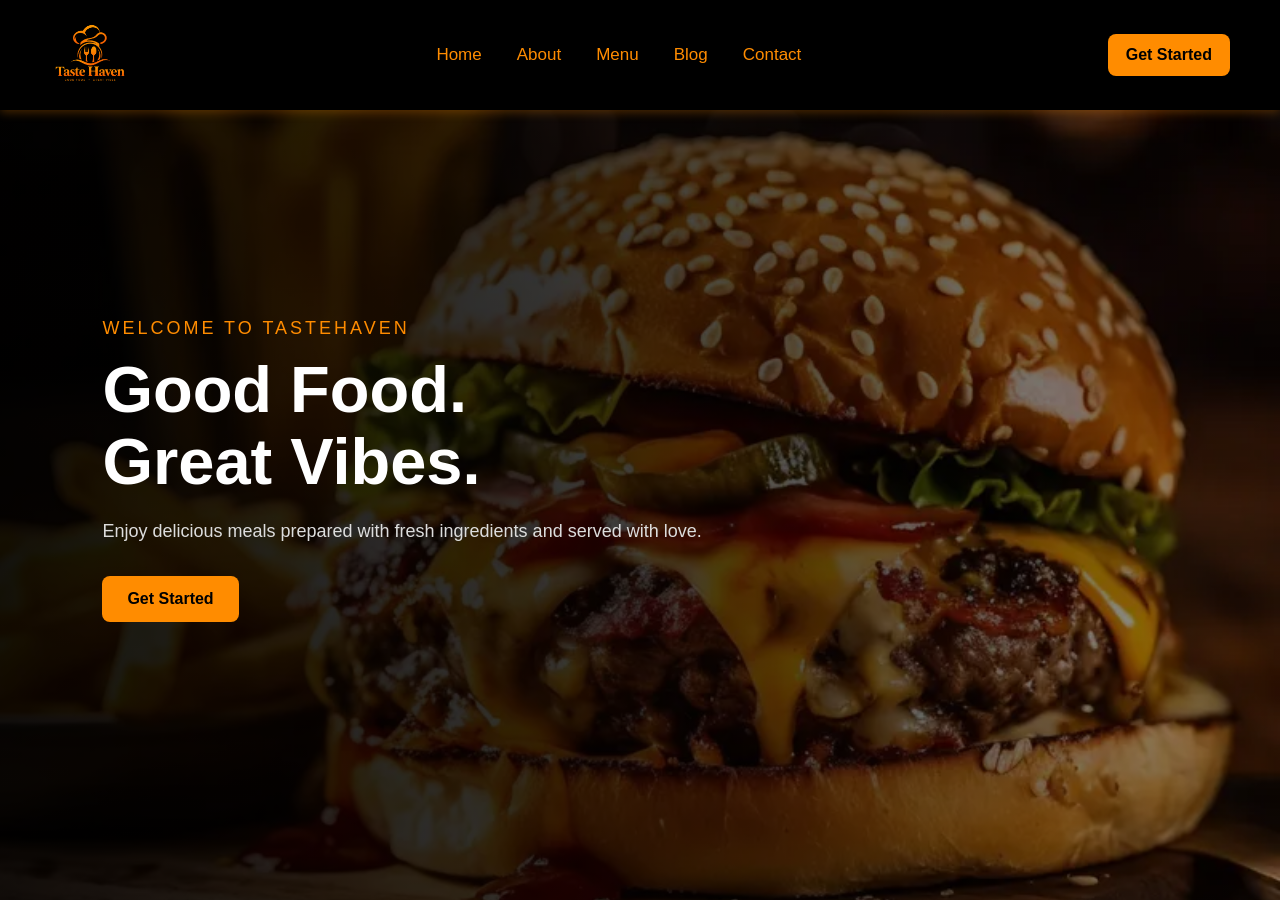
<file: index.html>
<!DOCTYPE html>
<html lang="en">
<head>
    <meta charset="UTF-8">
    <meta name="viewport" content="width=device-width, initial-scale=1.0">

    <title>TasteHaven</title>     
    <link rel="icon" href="./Images/Logo.png">

    <link rel="stylesheet"
    href="https://fonts.googleapis.com/css2?family=Material+Symbols+Outlined:opsz,wght,FILL,GRAD@20..48,100..700,0..1,-50..200&icon_names=menu" />

    <link rel="stylesheet" href="./HomeLoginSignup/home.css">
</head>

<body>

    <header>
        <nav class="Nav-bar" data-responsive-navigation>

            <img src="./Images/Logo.png" alt="TasteHaven Logo" class="Logo">

            <button class="Menu-button" type="button" aria-label="Open navigation menu"
                aria-controls="home-navigation" aria-expanded="false" data-navigation-toggle>
                <span class="material-symbols-outlined" aria-hidden="true">menu</span>
            </button>

            <ul class="Nav-links" id="home-navigation">
                <li><a href="#">Home</a></li>
                <li><a href="#">About</a></li>
                <li><a href="#">Menu</a></li>
                <li><a href="#">Blog</a></li>
                <li><a href="#">Contact</a></li>
            </ul>

            <button class="GetStarted">
                <a target="_blank" href="./HomeLoginSignup/LoginOption.html">Get Started</a>
            </button>

        </nav>
    </header>


    <section class="Home">

        <div class="Home-text">

            <p class="Welcome">WELCOME TO TASTEHAVEN</p>

            <h1>
                Good Food.
                <br>
                Great Vibes.
            </h1>

            <p class="Description">
                Enjoy delicious meals prepared with fresh ingredients
                and served with love.
            </p>

            <button class="Explore">
                <a target="_blank" href="./HomeLoginSignup/LoginOption.html">Get Started</a>
            </button>

        </div>

    </section>

    <script src="./shared/responsiveNavigation.js"></script>

</body>
</html>
</file>
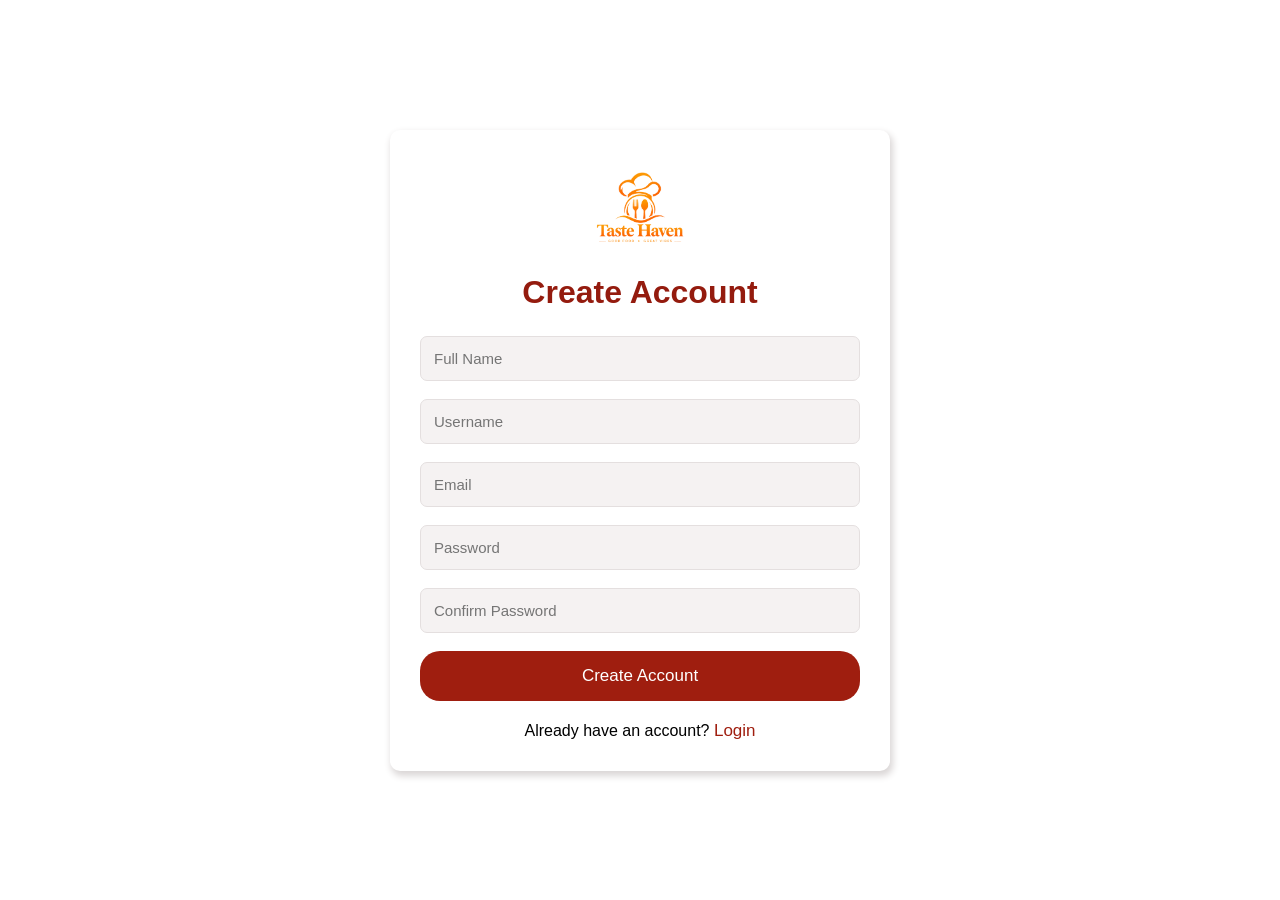
<file: AccountCreation.html>
<!DOCTYPE html>
<html lang="en">

<head>
    <meta charset="UTF-8">
    <meta name="viewport" content="width=device-width, initial-scale=1.0">

    <title>Create Account</title>

    <link rel="stylesheet" href="./AccountCreation.css">
</head>

<body>

    <div class="Account_Creation">

        <img src="./Images/Logo.png" alt="TasteHaven Logo" width="100px">

        <h1>Create Account</h1>

        <input type="text" placeholder="Full Name">

        <br><br>

        <input type="text" placeholder="Username">

        <br><br>

        <input type="email" placeholder="Email">

        <br><br>

        <input type="password" placeholder="Password">

        <br><br>

        <input type="password" placeholder="Confirm Password">

        <br><br>

        <button>Create Account</button>

        <p>
            Already have an account?
            <a href=""> <a target="_blank" href="./Login.html">Login</a></a>
        </p>

    </div>

</body>

</html>
</file>
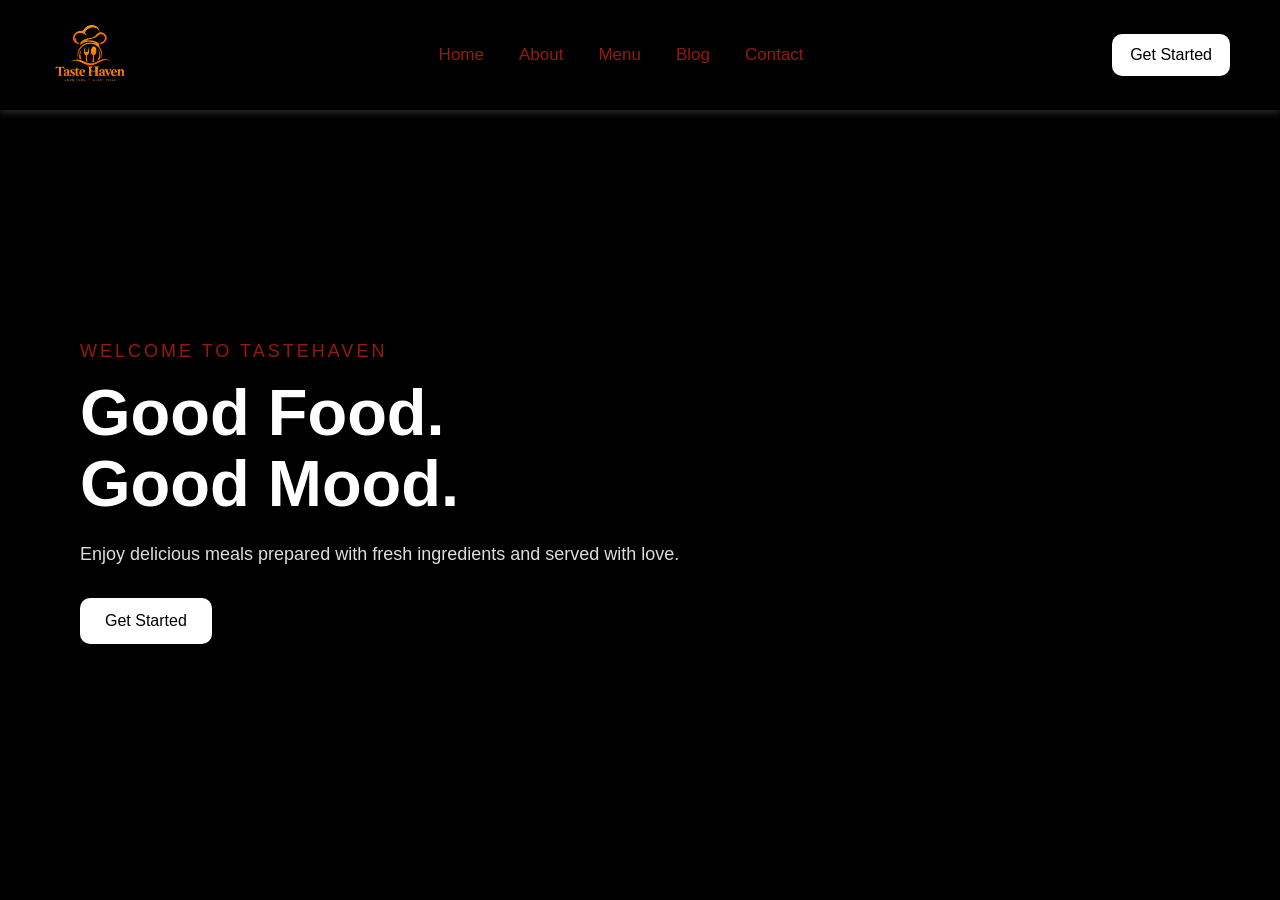
<file: Home.html>
<!DOCTYPE html>
<html lang="en">
<head>
    <meta charset="UTF-8">
    <meta name="viewport" content="width=device-width, initial-scale=1.0">

    <title>TasteHaven</title>

    <link rel="stylesheet" href="./Homestyle.css">
</head>

<body>

    <header>
        <nav class="Nav-bar">

            <img src="./Images/Logo.png" alt="TasteHaven Logo" class="Logo">

            <ul>
                <li><a href="#">Home</a></li>
                <li><a href="#">About</a></li>
                <li><a href="#">Menu</a></li>
                <li><a href="#">Blog</a></li>
                <li><a href="#">Contact</a></li>
            </ul>

            <button><a target="_blank" href="./Login.html">Get Started</a></button>
    
        </nav>
    </header>


    <section class="Home">

        <div class="Home-text">

            <p class="Welcome">WELCOME TO TASTEHAVEN</p>

            <h1>
                Good Food.
                <br>
                Good Mood.
            </h1>

            <p class="Description">
                Enjoy delicious meals prepared with fresh ingredients
                and served with love.
            </p>

            <button class="Explore"> <a target="_blank" href="./Login.html">Get Started</a></button>

            
        </div>

    </section>

</body>
</html>
</file>
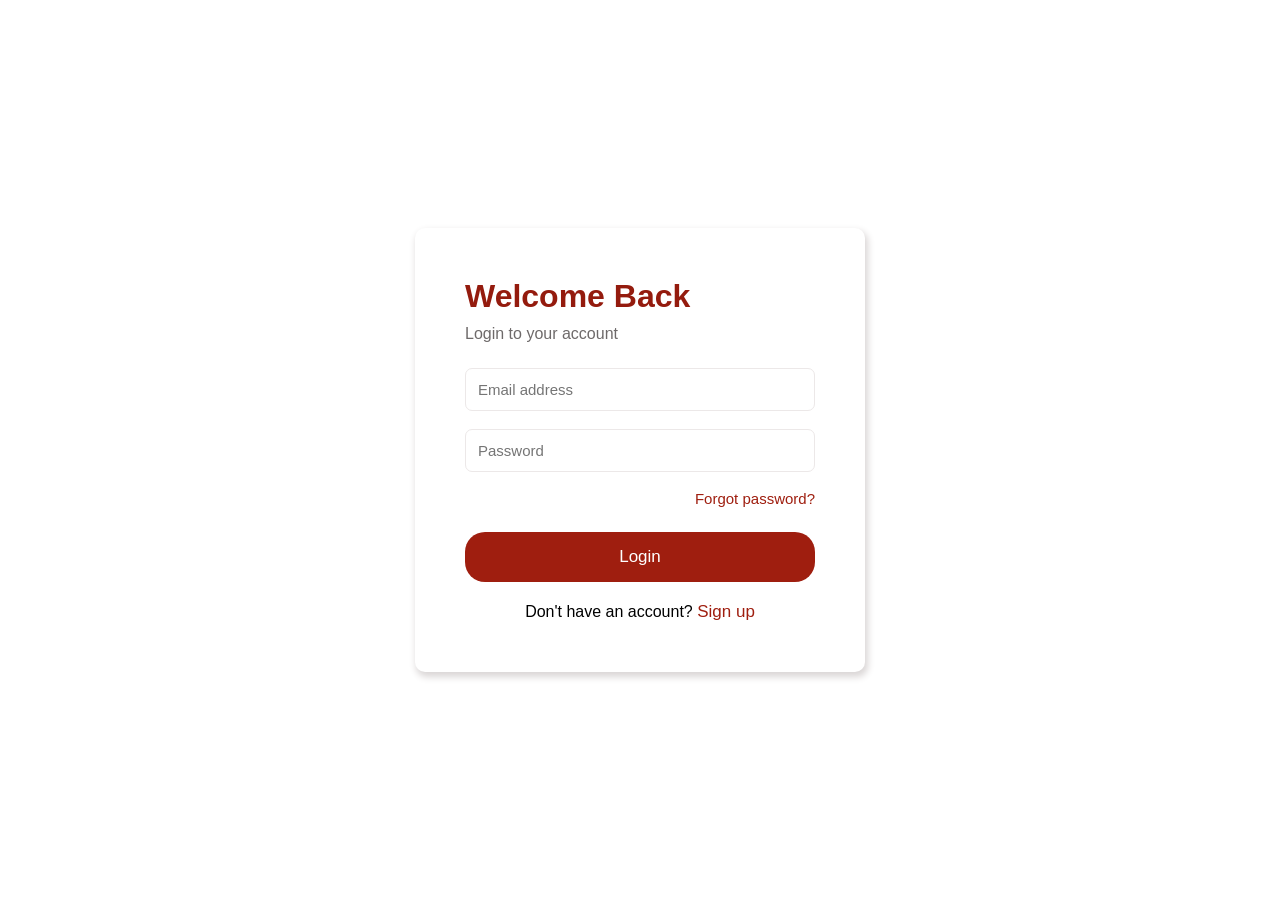
<file: Login.html>
<!DOCTYPE html>
<html lang="en">

<head>
    <meta charset="UTF-8">
    <meta name="viewport" content="width=device-width, initial-scale=1.0">

    <title>Login</title>

    <link rel="stylesheet" href="./Login.css">
</head>

<body>

    <div class="Login">

        <div class="Login_1">

            <h1>Welcome Back</h1>

            <p>Login to your account</p>

        </div>


        <input type="email" placeholder="Email address">

        <br><br>

        <input type="password" placeholder="Password">

        

        <br><br>

        <a class="Forget_password" href="">
            Forgot password?
        </a>

        <button>
            Login
        </button>


        <p>
            Don't have an account?
            <a  href="./AccountCreation.html">Sign up</a>
        </p>

    </div>

</body>

</html>
</file>
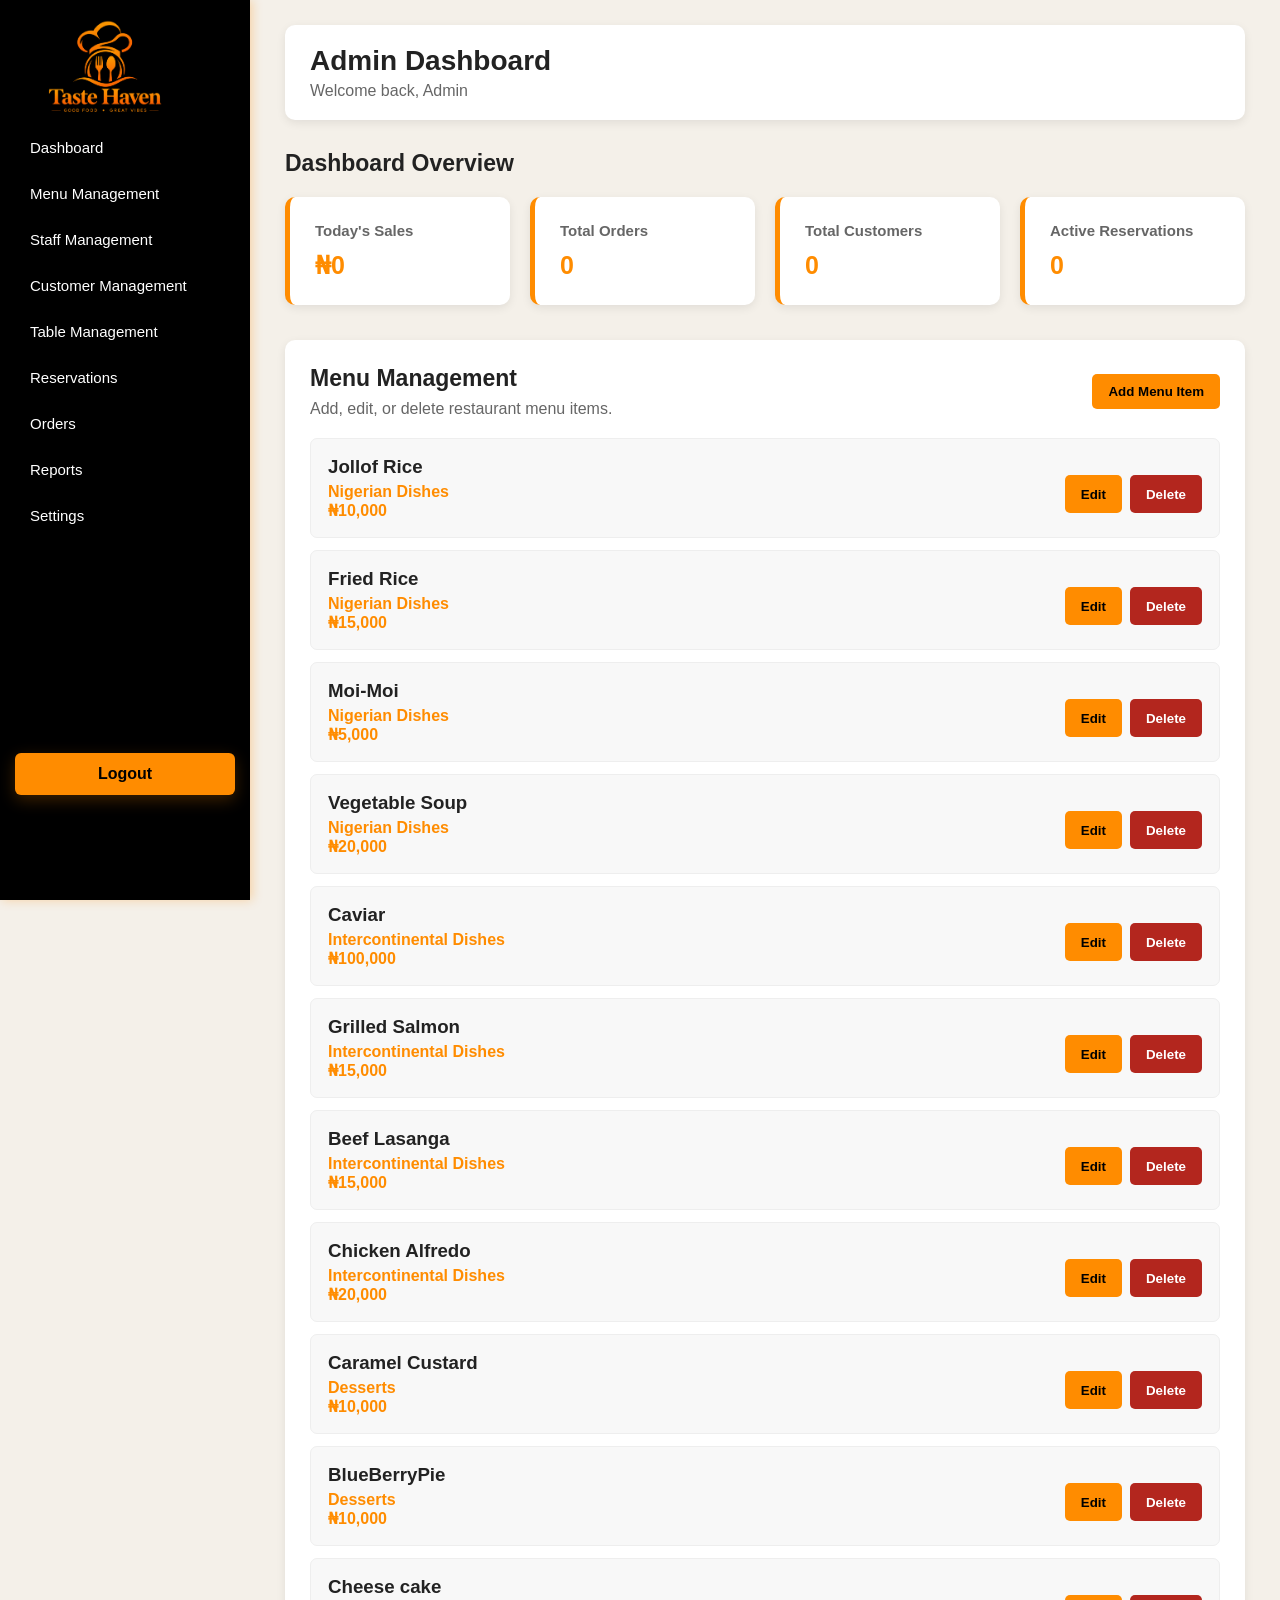
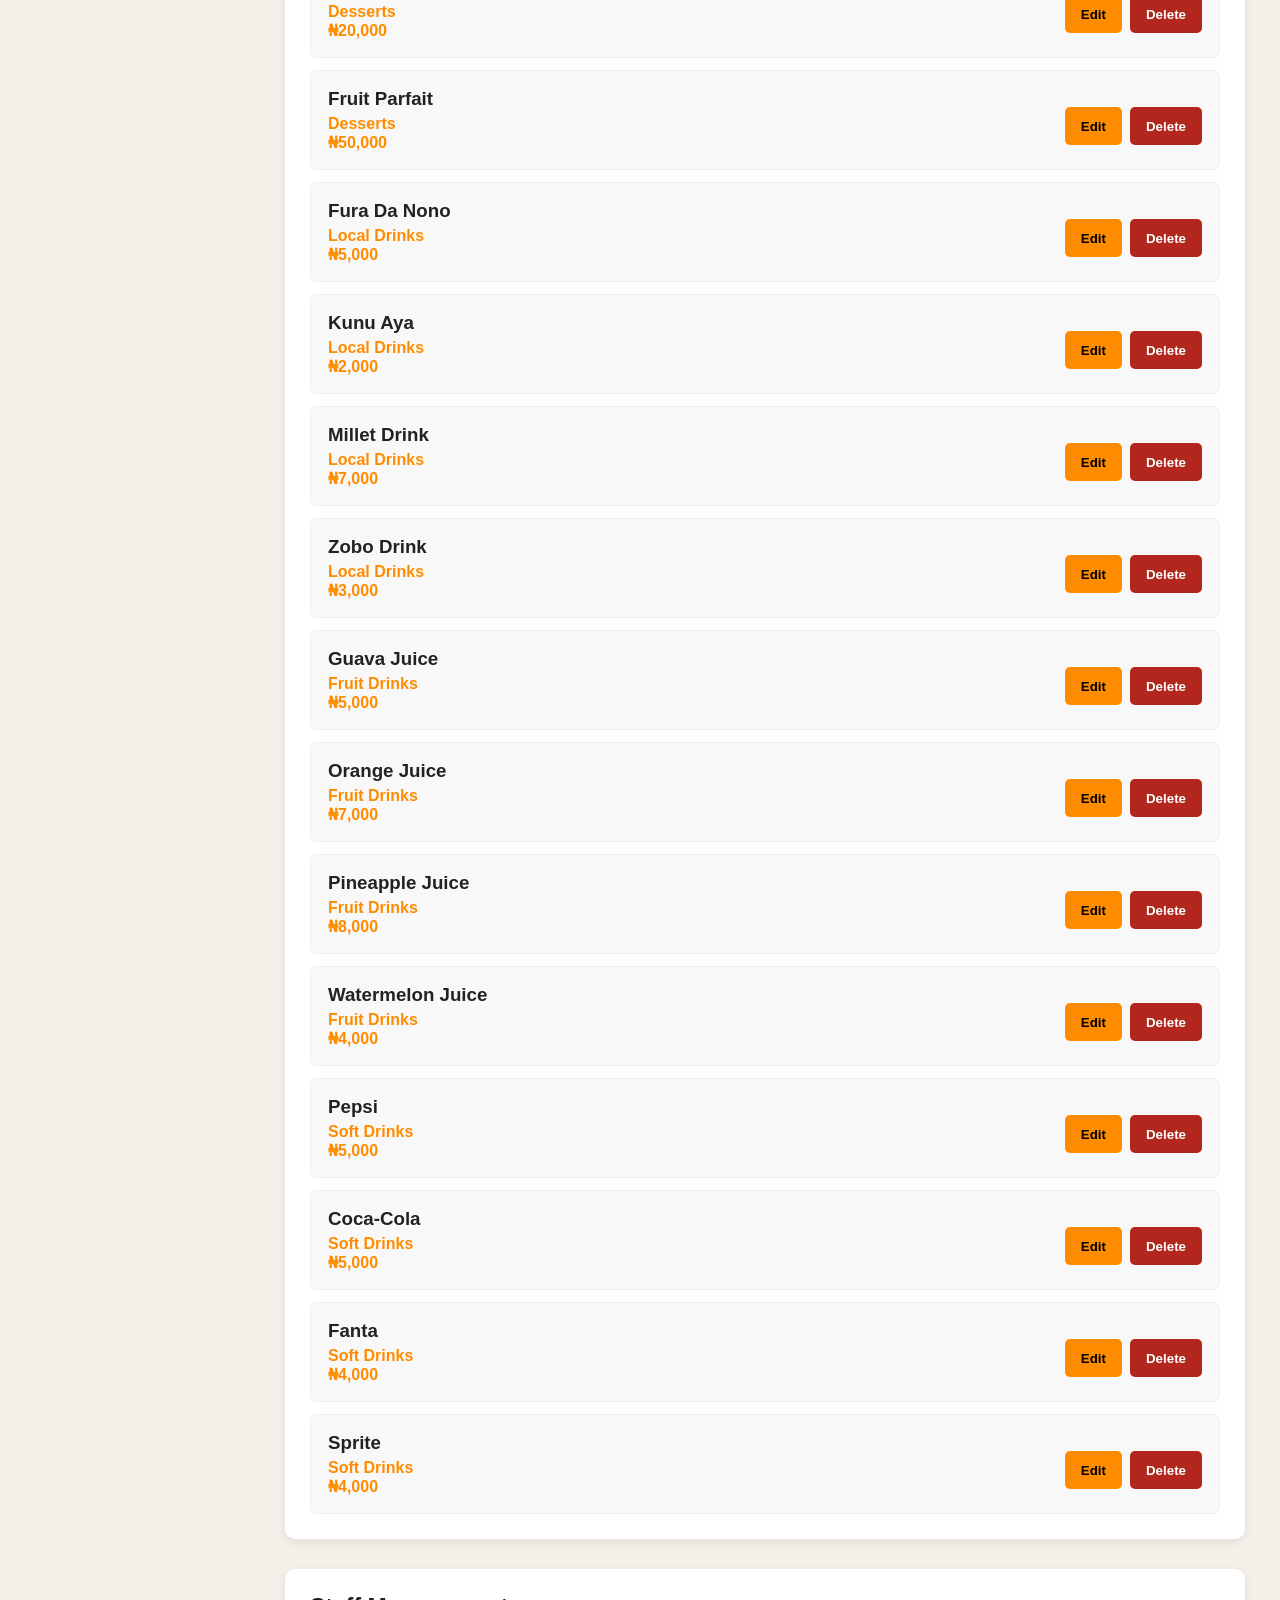
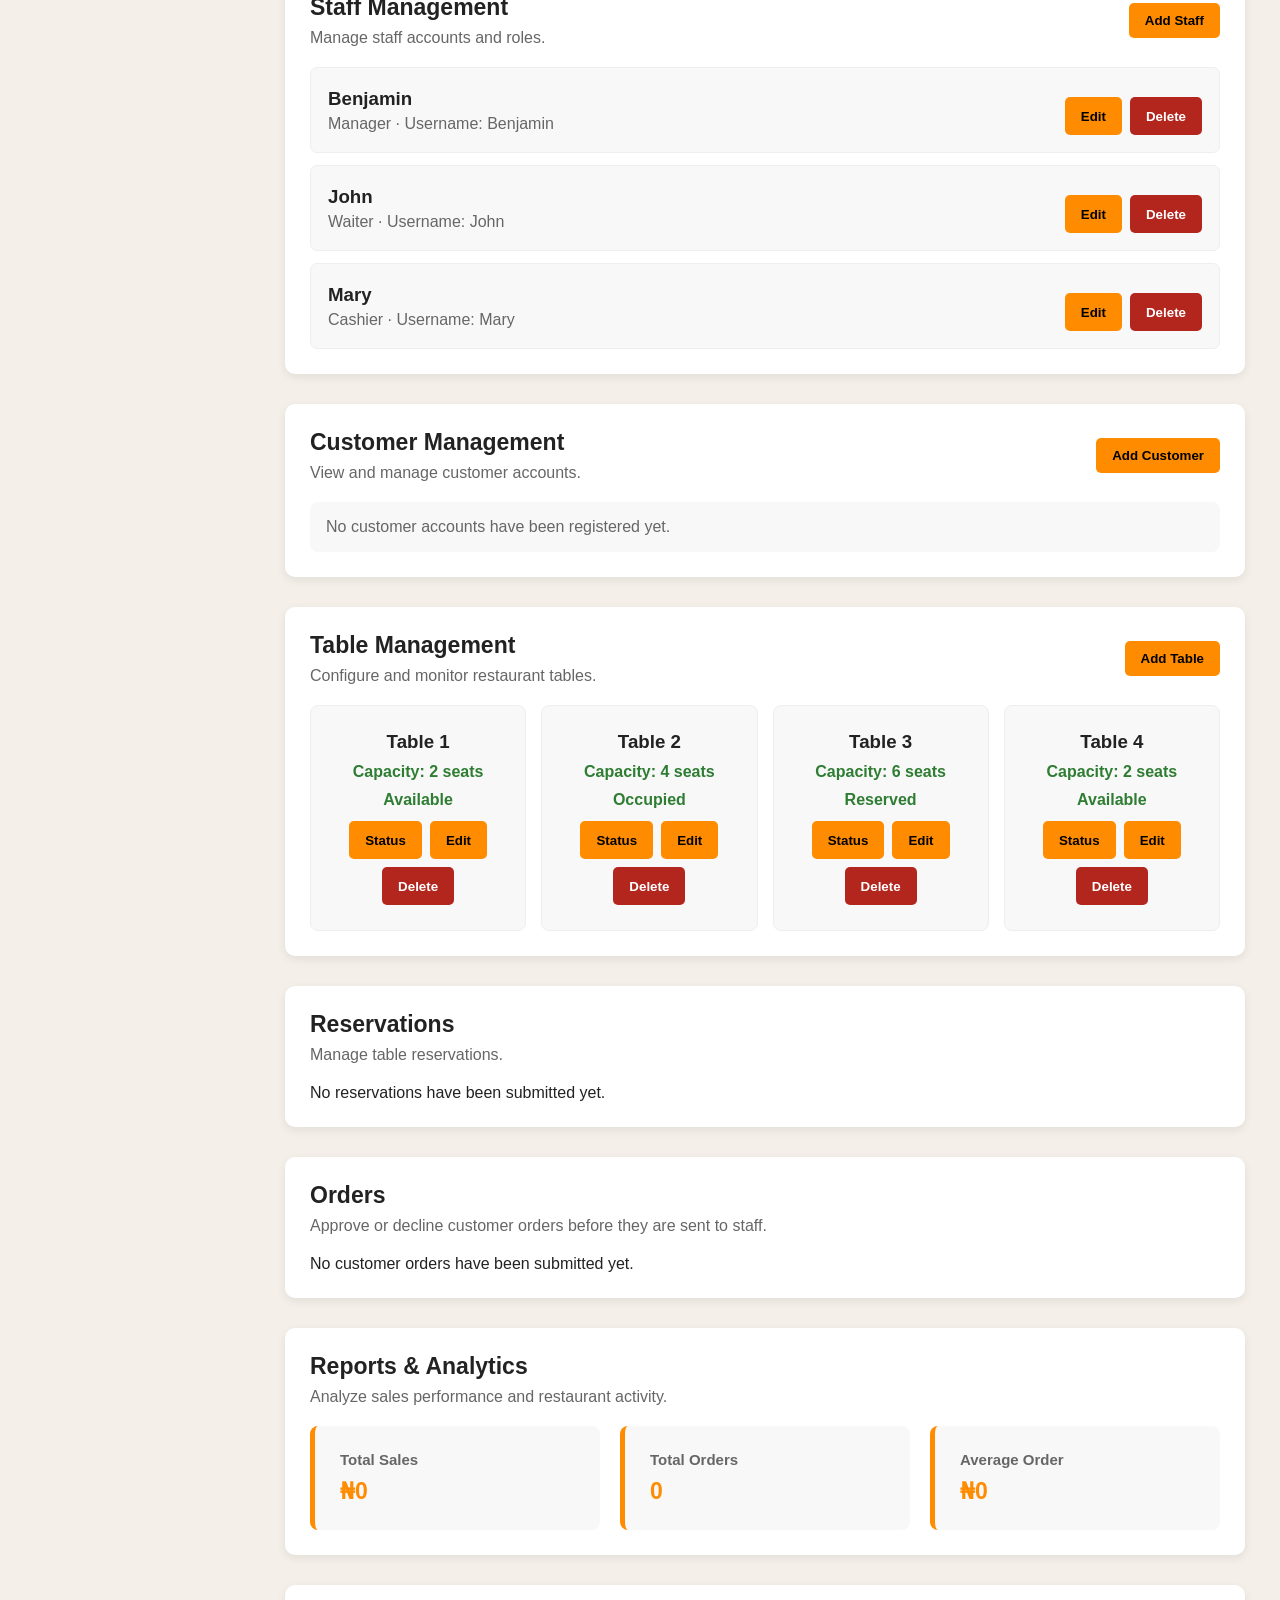
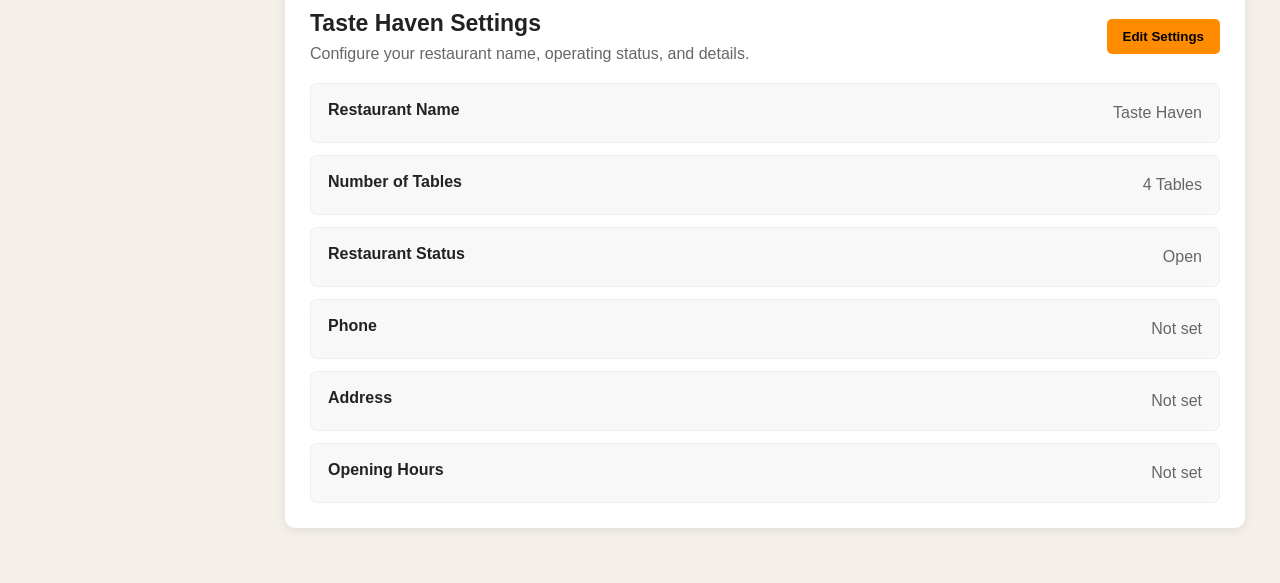
<file: AdminModule/Admin.html>
<!DOCTYPE html>
<html lang="en">

<head>
    <meta charset="UTF-8">
    <meta name="viewport" content="width=device-width, initial-scale=1.0">
    <title>Taste Haven - Admin Dashboard</title>
    <link rel="icon" href="../Images/Logo.png">
    <link rel="stylesheet" href="Admin.css">
    <link rel="stylesheet" href="../shared/appFeedback.css">
</head>

<body>

    <!-- Sidebar -->
    <aside class="sidebar" data-responsive-navigation>

        <div class="logo admin-logo">
            <img src="../Images/Logo.png" alt="img" width="130px" width="30px">
            <button class="dashboard-menu-toggle" type="button" aria-label="Open navigation menu"
                aria-controls="admin-navigation" aria-expanded="false" data-navigation-toggle>
                <span aria-hidden="true">☰</span>
            </button>
        </div>

        <nav id="admin-navigation" style="position: relative; top: -80px; line-height: 0.8">
            <a href="#Dashboard">Dashboard</a>
            <a href="#MenuManagement">Menu Management</a>
            <a href="#StaffManagement">Staff Management</a>
            <a href="#CustomerManagement">Customer Management</a>
            <a href="#TableManagement">Table Management</a>
            <a href="#Reservations">Reservations</a>
            <a href="#Orders">Orders</a>
            <a href="#Reports">Reports</a>
            <a href="#Settings">Settings</a>
        </nav>

        <div class="logout-btn">
            <a href="../index.html" data-confirm-logout>Logout</a>
        </div>

    </aside>


    <!-- Main Content -->
    <main class="main-content">

        <!-- Header -->
        <header class="admin-header">

            <div>
                <h1>Admin Dashboard</h1>
                <p>Welcome back, Admin</p>
            </div>

        </header>

        <div id="customer-login-notification" class="customer-login-notification" role="status" aria-live="polite" hidden></div>


        <!-- Dashboard -->
        <section id="Dashboard" class="dashboard-section">

            <h2>Dashboard Overview</h2>

            <div class="dashboard-cards">

                <div class="dashboard-card">
                    <h3>Today's Sales</h3>
                    <p id="admin-today-sales">₦0</p>
                </div>

                <div class="dashboard-card">
                    <h3>Total Orders</h3>
                    <p id="admin-total-orders">0</p>
                </div>

                <div class="dashboard-card">
                    <h3>Total Customers</h3>
                    <p id="total-customers-count">0</p>
                </div>

                <div class="dashboard-card">
                    <h3>Active Reservations</h3>
                    <p id="active-reservations-count">0</p>
                </div>

            </div>

        </section>


        <!-- Menu Management -->
        <section id="MenuManagement" class="admin-section">

            <div class="section-heading">
                <div>
                    <h2>Menu Management</h2>
                    <p>Add, edit, or delete restaurant menu items.</p>
                </div>

                <button type="button" id="add-menu-item-button">Add Menu Item</button>
            </div>

            <div class="management-box"></div>

        </section>


        <!-- Staff Management -->
        <section id="StaffManagement" class="admin-section">

            <div class="section-heading">
                <div>
                    <h2>Staff Management</h2>
                    <p>Manage staff accounts and roles.</p>
                </div>

                <button type="button" id="add-staff-button">Add Staff</button>
            </div>

            <div class="management-box" id="staff-management-box"></div>

        </section>


        <!-- Customer Management -->
        <section id="CustomerManagement" class="admin-section">

            <div class="section-heading">
                <div>
                    <h2>Customer Management</h2>
                    <p>View and manage customer accounts.</p>
                </div>
                <button type="button" id="add-customer-button">Add Customer</button>
            </div>

            <div class="management-box" id="customer-management-box"></div>

        </section>


        <!-- Table Management -->
        <section id="TableManagement" class="admin-section">

            <div class="section-heading">
                <div>
                    <h2>Table Management</h2>
                    <p>Configure and monitor restaurant tables.</p>
                </div>
                <button type="button" id="add-table-button">Add Table</button>
            </div>

            <div class="table-container" id="table-management-grid"></div>

        </section>


        <!-- Reservations -->
        <section id="Reservations" class="admin-section">

            <h2>Reservations</h2>
            <p>Manage table reservations.</p>

            <div class="management-box">
                <p class="empty-reservations">No reservations have been submitted yet.</p>
            </div>

        </section>


        <!-- Orders -->
        <section id="Orders" class="admin-section">

            <h2>Orders</h2>
            <p>Approve or decline customer orders before they are sent to staff.</p>

            <div class="management-box">
                <p class="empty-orders">No customer orders have been submitted yet.</p>
            </div>

        </section>


        <!-- Reports -->
        <section id="Reports" class="admin-section">

            <h2>Reports & Analytics</h2>
            <p>Analyze sales performance and restaurant activity.</p>

            <div class="report-container">

                <div class="report-card">
                    <h3>Total Sales</h3>
                    <p id="admin-report-sales">₦0</p>
                </div>

                <div class="report-card">
                    <h3>Total Orders</h3>
                    <p id="admin-report-orders">0</p>
                </div>

                <div class="report-card">
                    <h3>Average Order</h3>
                    <p id="admin-average-order">₦0</p>
                </div>

            </div>

        </section>


        <!-- Settings -->
        <section id="Settings" class="admin-section">

            <div class="section-heading">
                <div>
                    <h2>Restaurant Settings</h2>
                    <p>Configure your restaurant name, operating status, and details.</p>
                </div>
                <button type="button" id="edit-restaurant-settings">Edit Settings</button>
            </div>

            <div class="management-box" id="restaurant-settings-box"></div>

        </section>

    </main>

    <script src="../shared/appFeedback.js"></script>
    <script src="../shared/orderStorage.js"></script>
    <script src="../shared/customerSession.js"></script>
    <script src="../shared/reservationStorage.js"></script>
    <script src="../shared/customerAccounts.js"></script>
    <script src="../shared/staffAccounts.js"></script>
    <script src="../shared/responsiveNavigation.js"></script>
    <script src="Admin.js"></script>
    <script src="../shared/logoutConfirmation.js"></script>

</body>

</html>
</file>
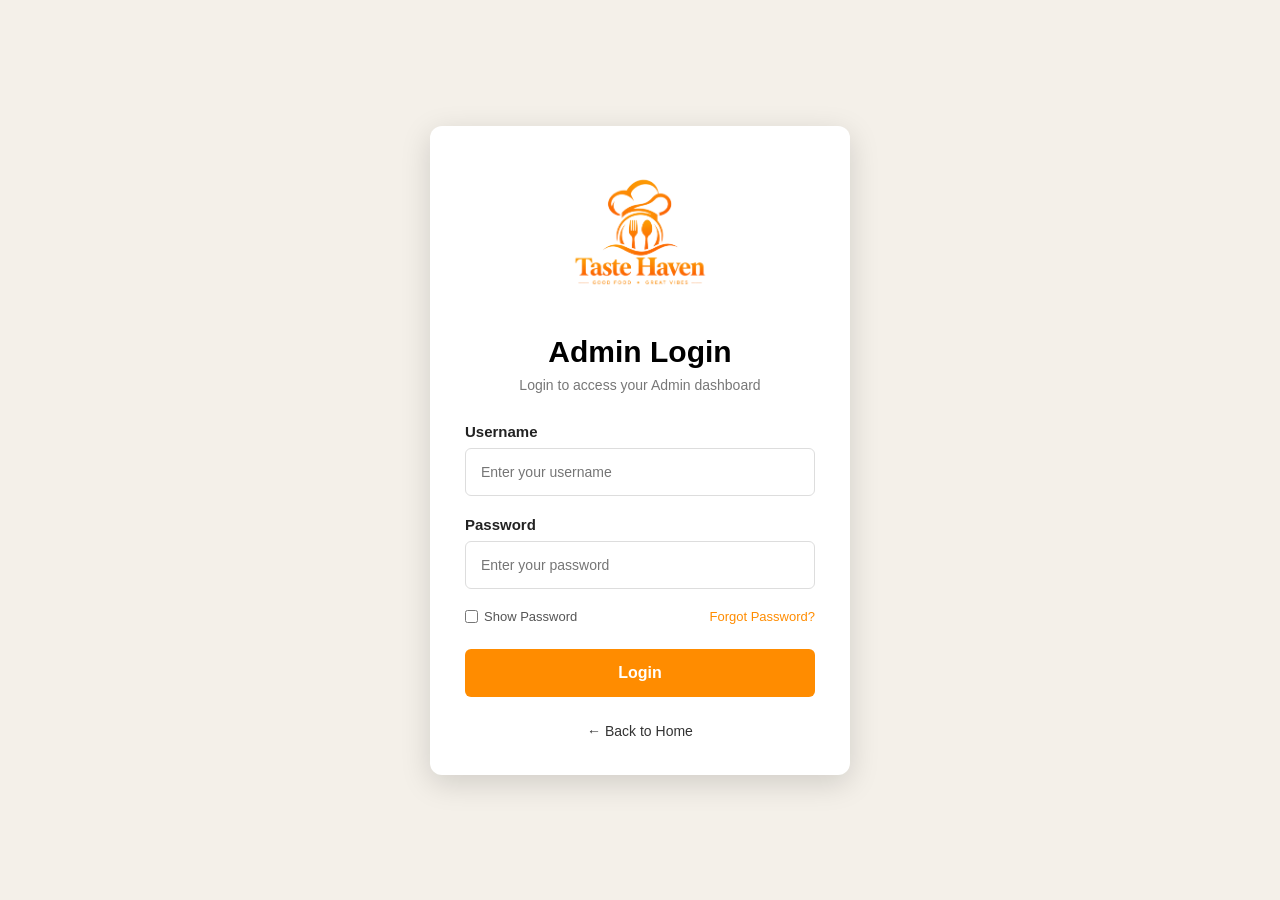
<file: AdminModule/AdminLogin.html>
<!DOCTYPE html>
<html lang="en">

<head>
    <meta charset="UTF-8">
    <meta name="viewport" content="width=device-width, initial-scale=1.0">

    <title>Taste Haven - Admin Login</title>
    <link rel="icon" href="../Images/Logo.png">
    <link rel="stylesheet" href="./AdminLogin.css">
    <link rel="stylesheet" href="../shared/appFeedback.css">
</head>

<body>

    <div class="Staff_Login">

        <div class="Login_Logo">
            <img src="../Images/Logo.png" alt="Taste Haven Logo">
        </div>

        <div class="Login_Content">

            <h1>Admin Login</h1>

            <p>Login to access your Admin dashboard</p>

            <form>

                <div class="Input_Group">
                    <label for="Username">Username</label>
                    <input type="text" id="Username" placeholder="Enter your username">
                </div>

                <div class="Input_Group">
                    <label for="Password">Password</label>
                    <input type="password" id="Password" placeholder="Enter your password">
                </div>

                <div class="Login_Options">

                    <label class="Show_Password">
                        <input type="checkbox" id="ShowPassword">
                        <span>Show Password</span>
                    </label>

                    <a href="#">Forgot Password?</a>

                </div>

                <button type="submit" id="StaffLogin" class="btn">
                    Login
                </button>

            </form>

            <div class="Back_Home">
                <a href="../index.html">
                    ← Back to Home
                </a>
            </div>

        </div>

    </div>

    <script src="../shared/appFeedback.js"></script>
    <script src="../shared/staffAccounts.js"></script>
    <script src="./AdminLogin.js"></script>
</body>

</html>
</file>
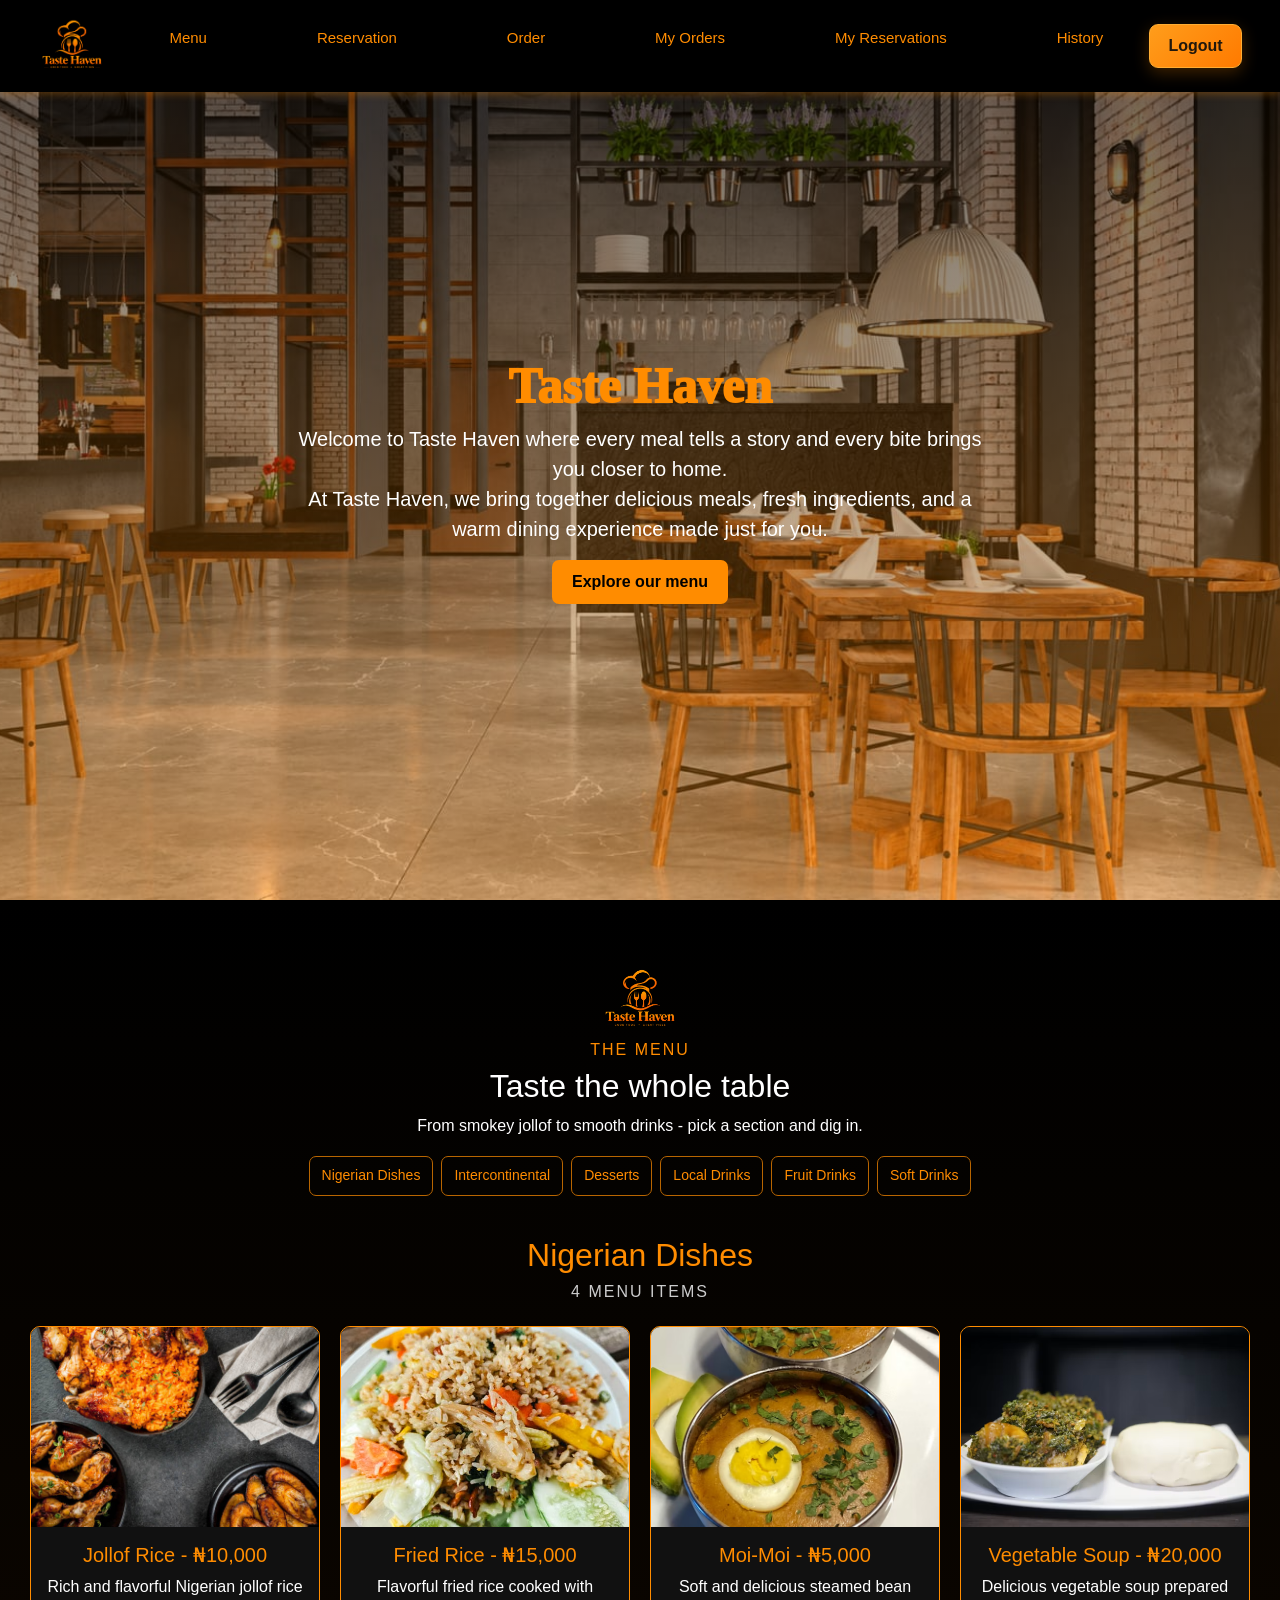
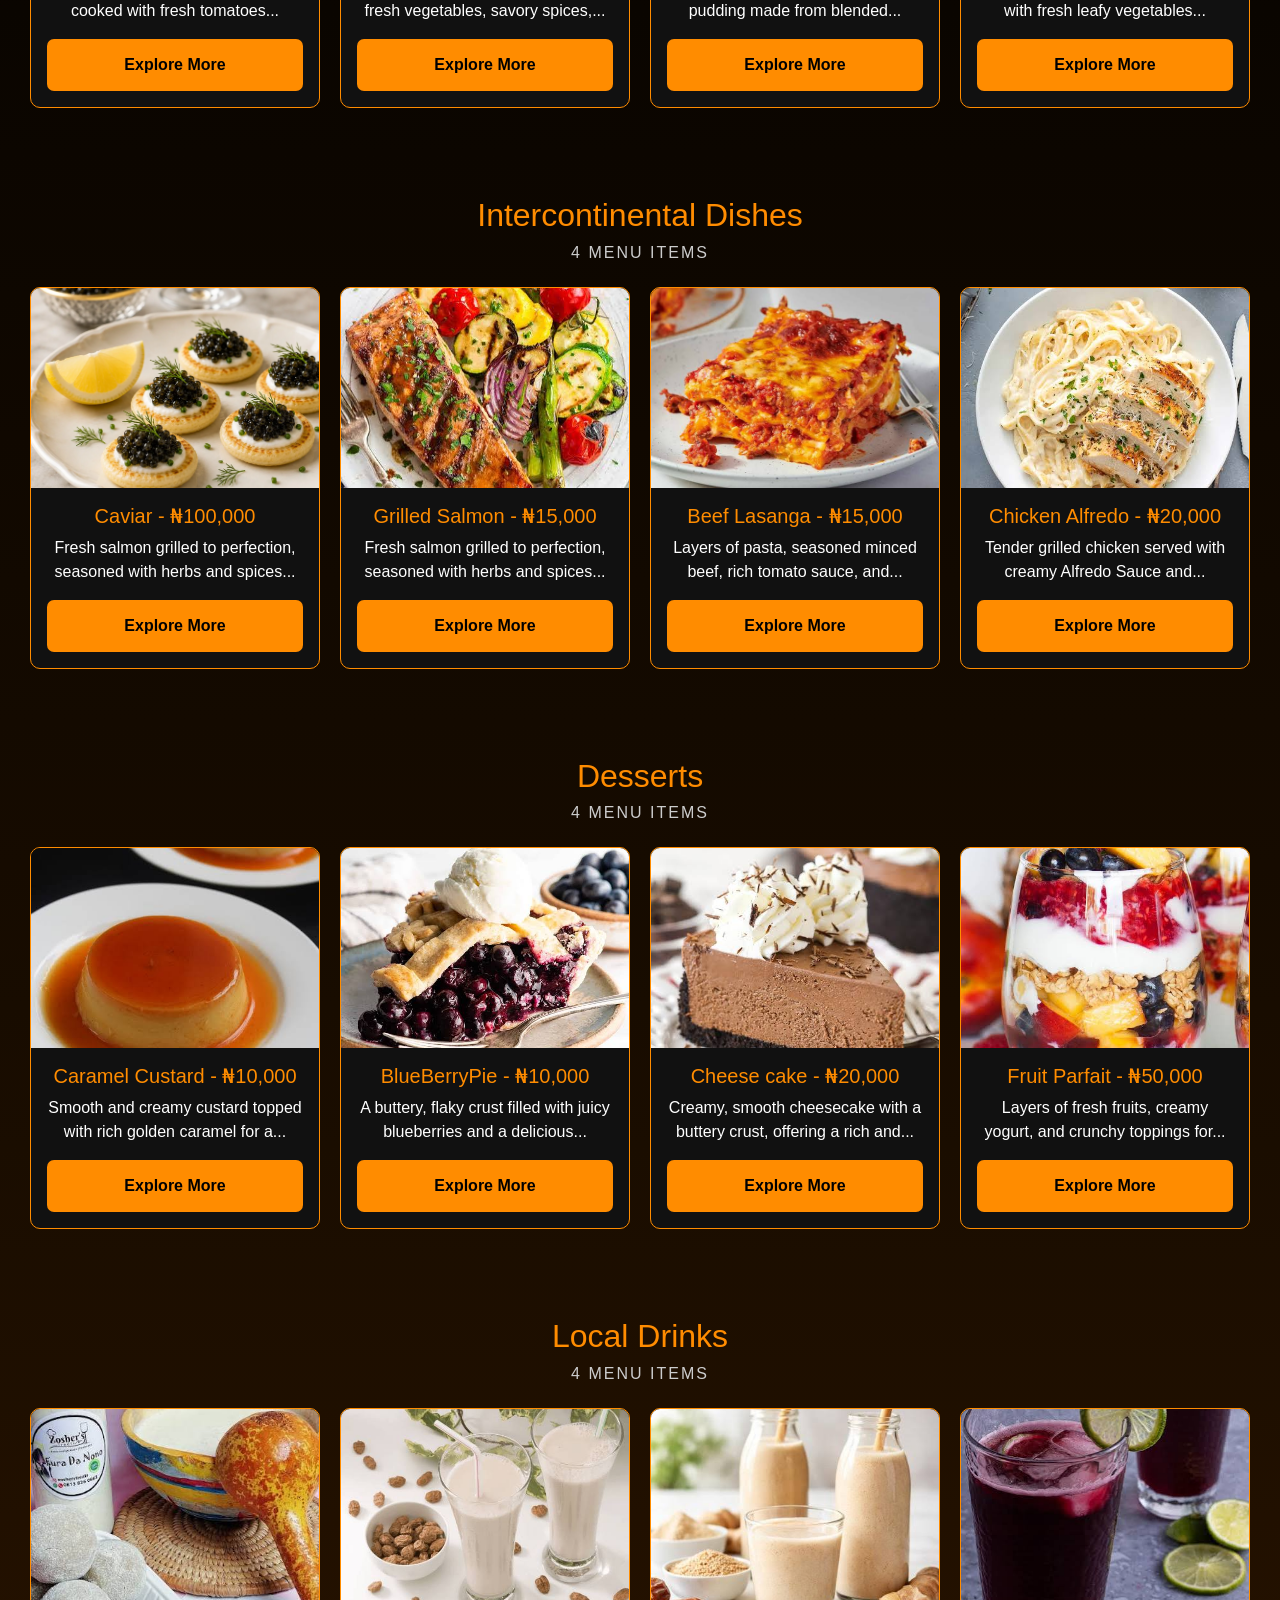
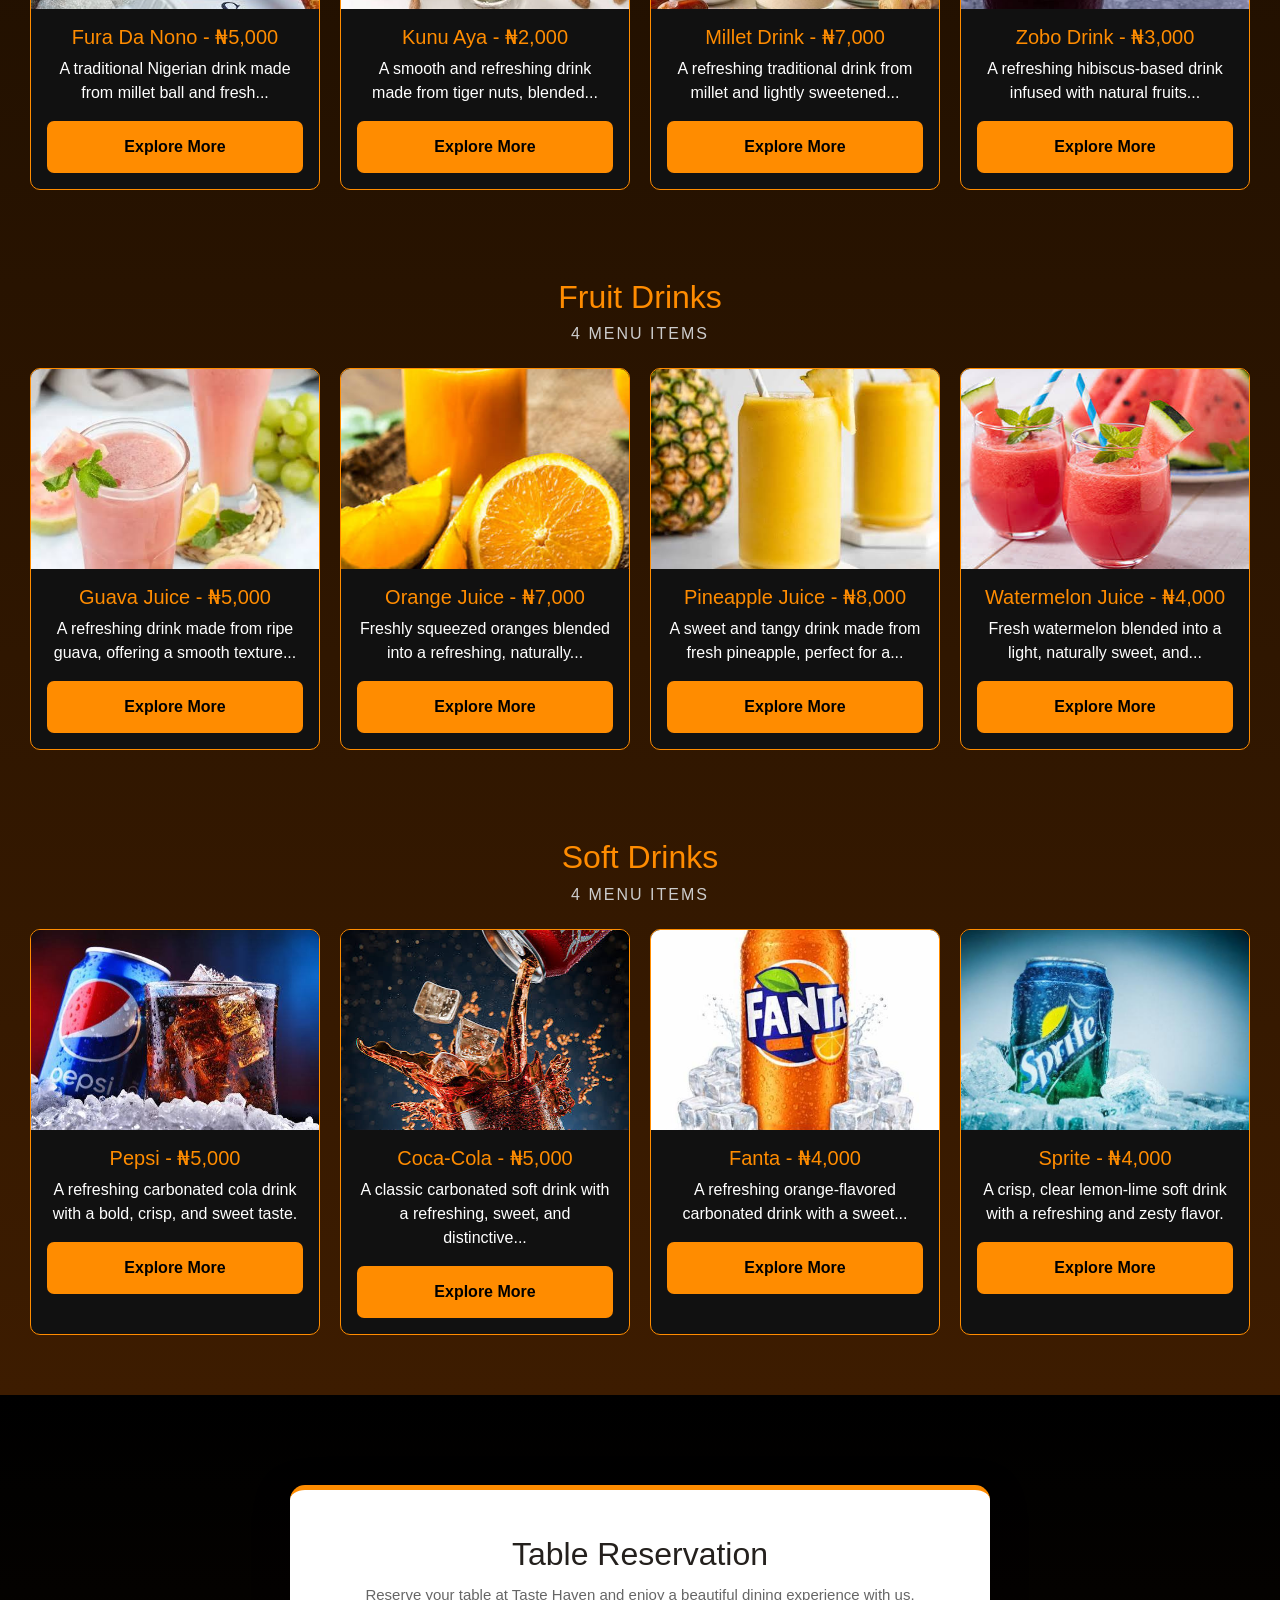
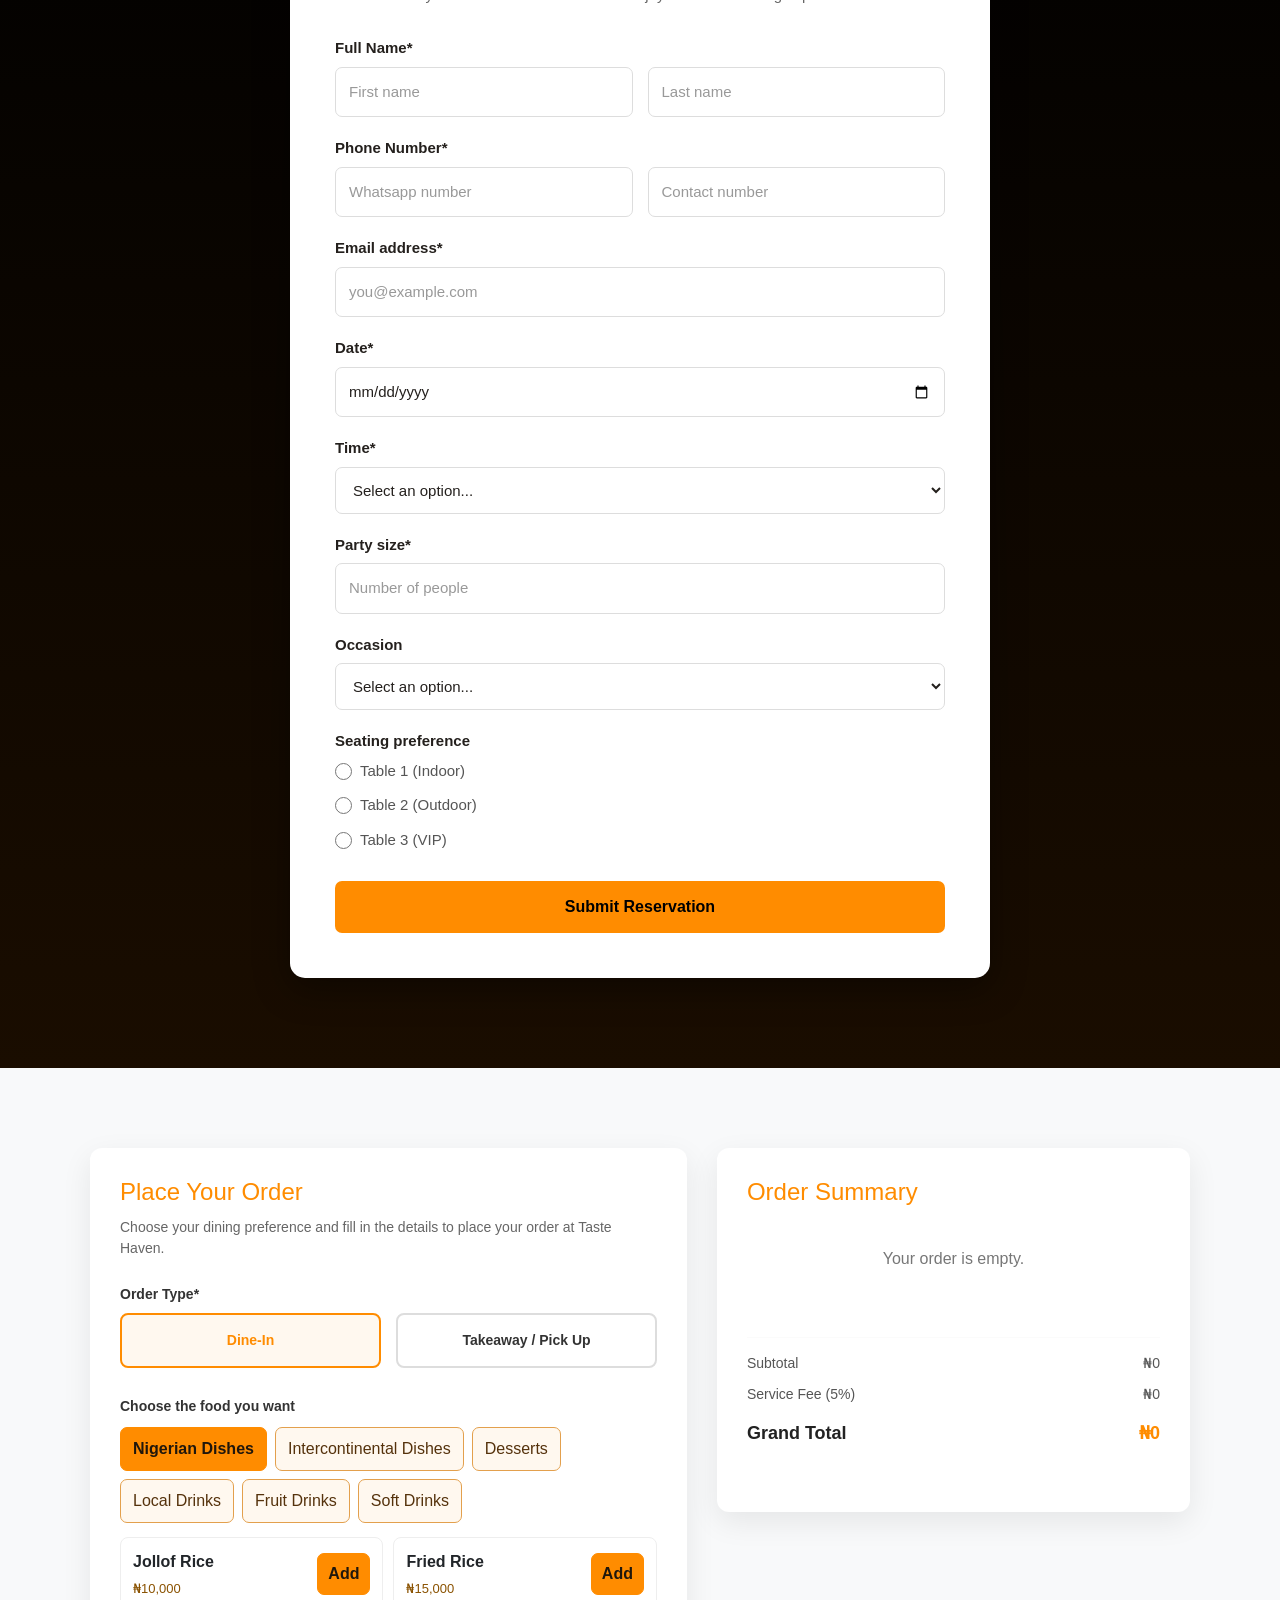
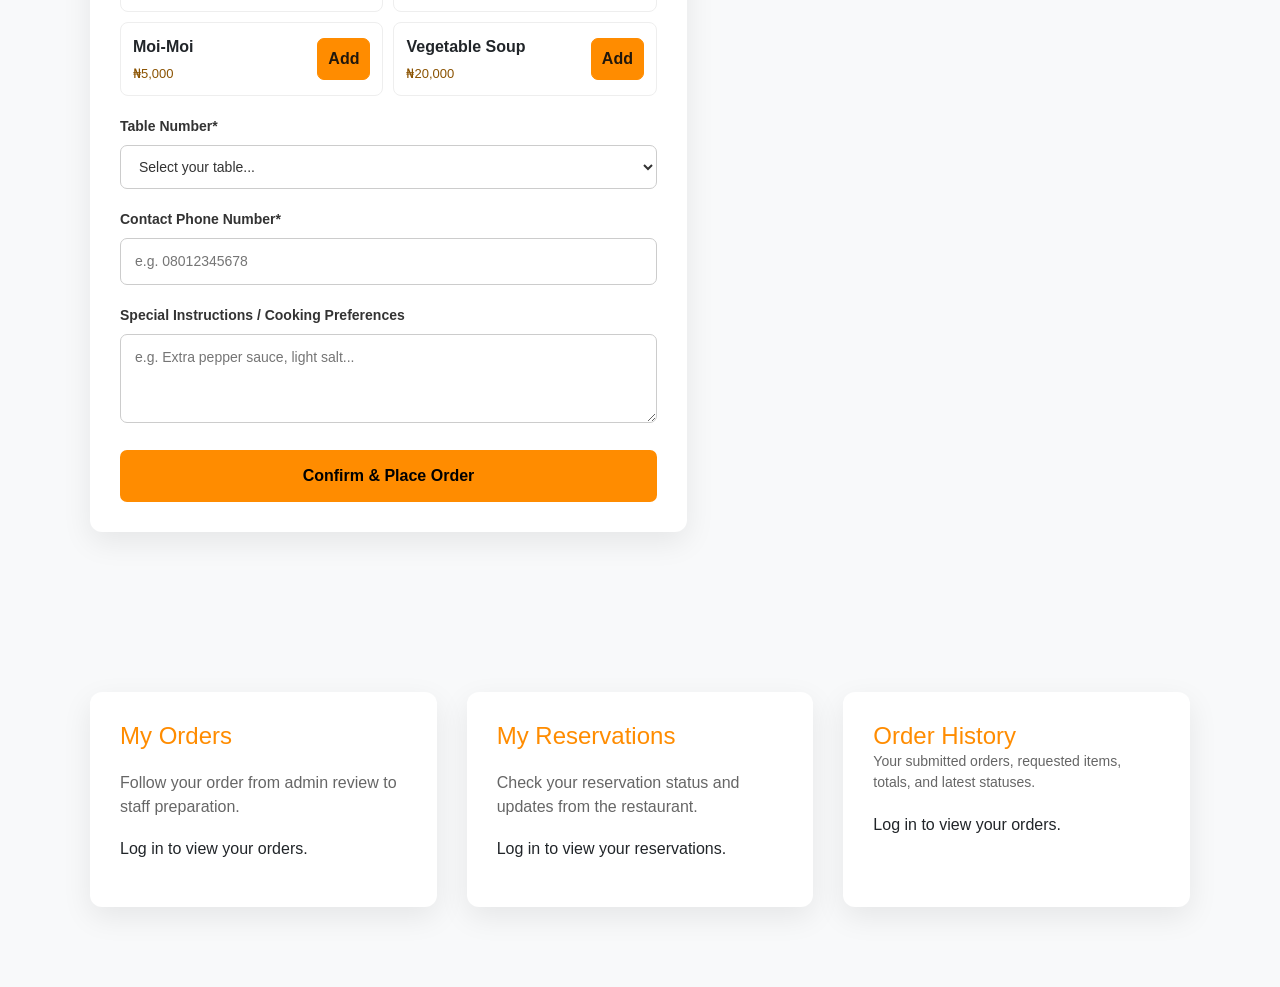
<file: CustomerModule/RestaurantsMenu.html>
<!DOCTYPE html>
<html lang="en">

<head>
    <meta charset="UTF-8">
    <meta name="viewport" content="width=device-width, initial-scale=1.0">

    <title>Customer site</title>
    <link rel="icon" href="../Images/Logo.png">

    <link href="https://cdn.jsdelivr.net/npm/bootstrap@5.3.8/dist/css/bootstrap.min.css" rel="stylesheet"
        integrity="sha384-sRIl4kxILFvY47J16cr9ZwB07vP4J8+LH7qKQnuqkuIAvNWLzeN8tE5YBujZqJLB"
        crossorigin="anonymous">

    <link rel="stylesheet" href="./RestaurantsMenu.css">
    <link rel="stylesheet" href="../shared/appFeedback.css">
</head>

<body>

    <header>
        <nav class="Nav_bar" data-responsive-navigation>

            <img src="../Images/Logo.png" alt="img" width="80px">

            <button class="customer-menu-toggle" type="button" aria-label="Open navigation menu"
                aria-controls="customer-navigation" aria-expanded="false" data-navigation-toggle>
                <span aria-hidden="true">☰</span>
            </button>

            <ul class="customer-navigation" id="customer-navigation">
            <li><a href="#Menu1">Menu</a></li>
            <li><a href="#reservation">Reservation</a></li>
            <li><a href="#Order1">Order</a></li>
            <li><a href="#MyOrders">My Orders</a></li>
            <li><a href="#MyReservations">My Reservations</a></li>
            <li><a href="#History1">History</a></li>
            </ul>

            <span id="customer-welcome" class="customer-welcome" aria-live="polite"></span>

            <a class="btn" id="customer-logout" href="../index.html" data-confirm-logout>Logout</a>

        </nav>
    </header>


    <main class="Main">

        <h2>Taste Haven</h2>

        <p>
            Welcome to Taste Haven where every meal tells a story and every bite brings you closer to
            home. <br>
            At Taste Haven, we bring together delicious meals, fresh ingredients, and a warm
            dining experience made just for you.
        </p>

        <a href="#Menu" class="Menuu">Explore our menu</a>

    </main>


    <section id="Menu" class="grid">

        <div id="Menu1" class="First_section">

            <img src="../Images/Logo.png" alt="img" width="80px">

            <h6>THE MENU</h6>

            <h2>Taste the whole table</h2>

            <p>
                From smokey jollof to smooth drinks - pick a section and dig in.
            </p>

            <nav class="menu-category-links" aria-label="Menu categories">
                <a href="#Nigeria">Nigerian Dishes</a>
                <a href="#Intercontinental">Intercontinental</a>
                <a href="#Desserts">Desserts</a>
                <a href="#LocalDrinks">Local Drinks</a>
                <a href="#FruitDrinks">Fruit Drinks</a>
                <a href="#SoftDrinks">Soft Drinks</a>
            </nav>

            <div class="Sec1">
                <h2>Nigerian Dishes</h2>
                <h6>4 items . Home classics, served hot</h6>
            </div>

            <Section class="Nigeria_Head" id="Nigeria">

                <div class="NigerianSub_section1">
                    <div class="card">
                        <img src="../Images/JollofRice.png" class="card-img-top" alt="Jollof Rice">

                        <div class="card-body">
                            <h5 class="card-title">Jollof Rice - ₦10,000</h5>

                            <p class="card-text">
                                Rich and flavorful Nigerian jollof rice cooked with fresh tomatoes...
                            </p>

                            <a href="#" class="btn btn-primary">Explore More</a>
                        </div>
                    </div>
                </div>


                <div class="NigerianSub_section2">
                    <div class="card">
                        <img src="../Images/FriedRice.png" class="card-img-top" alt="Fried Rice">

                        <div class="card-body">
                            <h5 class="card-title">Fried Rice - ₦15,000</h5>

                            <p class="card-text">
                                Flavorful fried rice cooked with fresh vegetables, savory spices,...
                            </p>

                            <a href="#" class="btn btn-primary">Explore More</a>
                        </div>
                    </div>
                </div>


                <div class="NigerianSub_section3">
                    <div class="card">
                        <img src="../Images/MoiMoi.png" class="card-img-top" alt="Moi Moi">

                        <div class="card-body">
                            <h5 class="card-title">Moi-Moi - ₦5,000</h5>

                            <p class="card-text">
                                Soft and delicious steamed bean pudding made from blended...
                            </p>

                            <a href="#" class="btn btn-primary">Explore More</a>
                        </div>
                    </div>
                </div>


                <div class="NigerianSub_section4">
                    <div class="card">
                        <img src="../Images/Veg.png" class="card-img-top" alt="Vegetable Soup">

                        <div class="card-body">
                            <h5 class="card-title">Vegetable Soup - ₦20,000</h5>

                            <p class="card-text">
                                Delicious vegetable soup prepared with fresh leafy vegetables...
                            </p>

                            <a href="#" class="btn btn-primary">Explore More</a>
                        </div>
                    </div>
                </div>

            </Section>


            <br>
            <br>


            <div class="Sec2">
                <h2>Intercontinental Dishes</h2>
                <h6>4 items . Home classics, served hot</h6>
            </div>

            <Section class="Nigeria_Head" id="Intercontinental">

                <div class="NigerianSub_section1">
                    <div class="card">
                        <img src="../Images/Caviar.png" class="card-img-top" alt="Caviar">

                        <div class="card-body">
                            <h5 class="card-title">Caviar - ₦100,000</h5>

                            <p class="card-text">
                                Fresh salmon grilled to perfection, seasoned with herbs and spices...
                            </p>

                            <a href="#" class="btn btn-primary">Explore More</a>
                        </div>
                    </div>
                </div>


                <div class="NigerianSub_section2">
                    <div class="card">
                        <img src="../Images/Grilled Salmon.png" class="card-img-top" alt="Grilled Salmon">

                        <div class="card-body">
                            <h5 class="card-title">Grilled Salmon - ₦15,000</h5>

                            <p class="card-text">
                                Fresh salmon grilled to perfection, seasoned with herbs and spices...
                            </p>

                            <a href="#" class="btn btn-primary">Explore More</a>
                        </div>
                    </div>
                </div>


                <div class="NigerianSub_section3">
                    <div class="card">
                        <img src="../Images/Beef Lasanga.png" class="card-img-top" alt="Beef Lasagna">

                        <div class="card-body">
                            <h5 class="card-title">Beef Lasanga - ₦15,000</h5>

                            <p class="card-text">
                                Layers of pasta, seasoned minced beef, rich tomato sauce, and...
                            </p>

                            <a href="#" class="btn btn-primary">Explore More</a>
                        </div>
                    </div>
                </div>


                <div class="NigerianSub_section4">
                    <div class="card">
                        <img src="../Images/Chicken Alfredo.png" class="card-img-top" alt="Chicken Alfredo">

                        <div class="card-body">
                            <h5 class="card-title">Chicken Alfredo - ₦20,000</h5>

                            <p class="card-text">
                                Tender grilled chicken served with creamy Alfredo Sauce and...
                            </p>

                            <a href="#" class="btn btn-primary">Explore More</a>
                        </div>
                    </div>
                </div>

            </Section>


            <br>
            <br>


            <div class="Sec3">
                <h2>Desserts</h2>
                <h6>4 items . Home classics, served cold</h6>
            </div>

            <Section class="Nigeria_Head" id="Desserts">

                <div class="NigerianSub_section1">
                    <div class="card">
                        <img src="../Images/caramelCustard.png" class="card-img-top" alt="Caramel Custard">

                        <div class="card-body">
                            <h5 class="card-title">Caramel Custard - ₦10,000</h5>

                            <p class="card-text">
                                Smooth and creamy custard topped with rich golden caramel for a...
                            </p>

                            <a href="#" class="btn btn-primary">Explore More</a>
                        </div>
                    </div>
                </div>


                <div class="NigerianSub_section2">
                    <div class="card">
                        <img src="../Images/BlueBerryPie.png" class="card-img-top" alt="Blueberry Pie">

                        <div class="card-body">
                            <h5 class="card-title">BlueBerryPie - ₦10,000</h5>

                            <p class="card-text">
                                A buttery, flaky crust filled with juicy blueberries and a delicious...
                            </p>

                            <a href="#" class="btn btn-primary">Explore More</a>
                        </div>
                    </div>
                </div>


                <div class="NigerianSub_section3">
                    <div class="card">
                        <img src="../Images/cheesecake.png" class="card-img-top" alt="Cheesecake">

                        <div class="card-body">
                            <h5 class="card-title">Cheese cake - ₦20,000</h5>

                            <p class="card-text">
                                Creamy, smooth cheesecake with a buttery crust, offering a rich and...
                            </p>

                            <a href="#" class="btn btn-primary">Explore More</a>
                        </div>
                    </div>
                </div>


                <div class="NigerianSub_section4">
                    <div class="card">
                        <img src="../Images/fruitParfait.png" class="card-img-top" alt="Fruit Parfait">

                        <div class="card-body">
                            <h5 class="card-title">Fruit Parfait - ₦50,000</h5>

                            <p class="card-text">
                                Layers of fresh fruits, creamy yogurt, and crunchy toppings for...
                            </p>

                            <a href="#" class="btn btn-primary">Explore More</a>
                        </div>
                    </div>
                </div>

            </Section>


            <br>
            <br>


            <div class="Sec4">
                <h2>Local Drinks</h2>
                <h6>4 items . Home classics, served cold</h6>
            </div>

            <Section class="Nigeria_Head" id="LocalDrinks">

                <div class="NigerianSub_section1">
                    <div class="card">
                        <img src="../Images/FuraDaNono.png" class="card-img-top" alt="Fura Da Nono">

                        <div class="card-body">
                            <h5 class="card-title">Fura Da Nono - ₦5,000</h5>

                            <p class="card-text">
                                A traditional Nigerian drink made from millet ball and fresh...
                            </p>

                            <a href="#" class="btn btn-primary">Explore More</a>
                        </div>
                    </div>
                </div>


                <div class="NigerianSub_section2">
                    <div class="card">
                        <img src="../Images/KunuAya.png" class="card-img-top" alt="Kunu Aya">

                        <div class="card-body">
                            <h5 class="card-title">Kunu Aya - ₦2,000</h5>

                            <p class="card-text">
                                A smooth and refreshing drink made from tiger nuts, blended...
                            </p>

                            <a href="#" class="btn btn-primary">Explore More</a>
                        </div>
                    </div>
                </div>


                <div class="NigerianSub_section3">
                    <div class="card">
                        <img src="../Images/MilletDrink.png" class="card-img-top" alt="Millet Drink">

                        <div class="card-body">
                            <h5 class="card-title">Millet Drink - ₦7,000</h5>

                            <p class="card-text">
                                A refreshing traditional drink from millet and lightly sweetened...
                            </p>

                            <a href="#" class="btn btn-primary">Explore More</a>
                        </div>
                    </div>
                </div>


                <div class="NigerianSub_section4">
                    <div class="card">
                        <img src="../Images/ZoboDrink.png" class="card-img-top" alt="Zobo Drink">

                        <div class="card-body">
                            <h5 class="card-title">Zobo Drink - ₦3,000</h5>

                            <p class="card-text">
                                A refreshing hibiscus-based drink infused with natural fruits...
                            </p>

                            <a href="#" class="btn btn-primary">Explore More</a>
                        </div>
                    </div>
                </div>

            </Section>


            <br>
            <br>


            <div class="Sec5">
                <h2>Fruit Drinks</h2>
                <h6>4 items . Home classics, served cold</h6>
            </div>

            <Section class="Nigeria_Head" id="FruitDrinks">

                <div class="NigerianSub_section1">
                    <div class="card">
                        <img src="../Images/Guava.png" class="card-img-top" alt="Guava Juice">

                        <div class="card-body">
                            <h5 class="card-title">Guava Juice - ₦5,000</h5>

                            <p class="card-text">
                                A refreshing drink made from ripe guava, offering a smooth texture...
                            </p>

                            <a href="#" class="btn btn-primary">Explore More</a>
                        </div>
                    </div>
                </div>


                <div class="NigerianSub_section2">
                    <div class="card">
                        <img src="../Images/OrangeJuice.png" class="card-img-top" alt="Orange Juice">

                        <div class="card-body">
                            <h5 class="card-title">Orange Juice - ₦7,000</h5>

                            <p class="card-text">
                                Freshly squeezed oranges blended into a refreshing, naturally...
                            </p>

                            <a href="#" class="btn btn-primary">Explore More</a>
                        </div>
                    </div>
                </div>


                <div class="NigerianSub_section3">
                    <div class="card">
                        <img src="../Images/Pineapple.png" class="card-img-top" alt="Pineapple Juice">

                        <div class="card-body">
                            <h5 class="card-title">Pineapple Juice - ₦8,000</h5>

                            <p class="card-text">
                                A sweet and tangy drink made from fresh pineapple, perfect for a...
                            </p>

                            <a href="#" class="btn btn-primary">Explore More</a>
                        </div>
                    </div>
                </div>


                <div class="NigerianSub_section4">
                    <div class="card">
                        <img src="../Images/waterMelon.png" class="card-img-top" alt="Watermelon Juice">

                        <div class="card-body">
                            <h5 class="card-title">Watermelon Juice - ₦4,000</h5>

                            <p class="card-text">
                                Fresh watermelon blended into a light, naturally sweet, and...
                            </p>

                            <a href="#" class="btn btn-primary">Explore More</a>
                        </div>
                    </div>
                </div>

            </Section>


            <br>
            <br>


            <div class="Sec6">
                <h2>Soft Drinks</h2>
                <h6>4 items . Home classics, served cold</h6>
            </div>

            <Section class="Nigeria_Head" id="SoftDrinks">

                <div class="NigerianSub_section1">
                    <div class="card">
                        <img src="../Images/Pepsi.png" class="card-img-top" alt="Pepsi">

                        <div class="card-body">
                            <h5 class="card-title">Pepsi - ₦5,000</h5>

                            <p class="card-text">
                                A refreshing carbonated cola drink with a bold, crisp, and sweet taste.
                            </p>

                            <a href="#" class="btn btn-primary">Explore More</a>
                        </div>
                    </div>
                </div>


                <div class="NigerianSub_section2">
                    <div class="card">
                        <img src="../Images/CocaCola.png" class="card-img-top" alt="Coca Cola">

                        <div class="card-body">
                            <h5 class="card-title">Coca-Cola - ₦5,000</h5>

                            <p class="card-text">
                                A classic carbonated soft drink with a refreshing, sweet, and distinctive...
                            </p>

                            <a href="#" class="btn btn-primary">Explore More</a>
                        </div>
                    </div>
                </div>


                <div class="NigerianSub_section3">
                    <div class="card">
                        <img src="../Images/Fanta.png" class="card-img-top" alt="Fanta">

                        <div class="card-body">
                            <h5 class="card-title">Fanta - ₦4,000</h5>

                            <p class="card-text">
                                A refreshing orange-flavored carbonated drink with a sweet...
                            </p>

                            <a href="#" class="btn btn-primary">Explore More</a>
                        </div>
                    </div>
                </div>


                <div class="NigerianSub_section4">
                    <div class="card">
                        <img src="../Images/Sprite.png" class="card-img-top" alt="Sprite">

                        <div class="card-body">
                            <h5 class="card-title">Sprite - ₦4,000</h5>

                            <p class="card-text">
                                A crisp, clear lemon-lime soft drink with a refreshing and zesty flavor.
                            </p>

                            <a href="#" class="btn btn-primary">Explore More</a>
                        </div>
                    </div>
                </div>

            </Section>

        </div>

    </section>


    <section id="reservation" class="Reservation">

        <div class="Reservation_box">

            <h2>Table Reservation</h2>

            <p>
                Reserve your table at Taste Haven and enjoy a beautiful dining experience with us.
            </p>

            <label for="FirstName">Full Name*</label>

            <div class="Name_inputs">
                <input type="text" id="FirstName" placeholder="First name">
                <input type="text" id="LastName" placeholder="Last name">
            </div>

            <label for="WhatsappNumber">Phone Number*</label>

            <div class="Phone_inputs">
                <input type="tel" id="WhatsappNumber" placeholder="Whatsapp number">
                <input type="tel" id="ContactNumber" placeholder="Contact number">
            </div>

            <label for="Email">Email address*</label>
            <input type="email" id="Email" placeholder="you@example.com">

            <label for="Date">Date*</label>
            <input type="date" id="Date">

            <label for="Time">Time*</label>
            <select name="time" id="Time">
                <option value="">Select an option...</option>
                <option value="8:00AM">8:00AM</option>
                <option value="12:00PM">12:00PM</option>
                <option value="2:30PM">2:30PM</option>
                <option value="4:00PM">4:00PM</option>
                <option value="6:00PM">6:00PM</option>
                <option value="8:00PM">8:00PM</option>
                <option value="9:30PM">9:30PM</option>
            </select>

            <label for="PartySize">Party size*</label>
            <input type="number" id="PartySize" placeholder="Number of people" min="1">

            <label for="Occasion">Occasion</label>
            <select name="occasion" id="Occasion">
                <option value="">Select an option...</option>
                <option value="Birthday celebration">Birthday celebration</option>
                <option value="Get Together">Get Together</option>
                <option value="Wedding Anniversary">Wedding Anniversary</option>
                <option value="Date">Date</option>
                <option value="More...">More...</option>
            </select>

            <label>Seating preference</label>

            <div class="Seating">

                <div>
                    <input type="radio" id="inside" name="tableType" value="Table 1 (Indoor)">
                    <label for="inside">Table 1 (Indoor)</label>
                </div>

                <div>
                    <input type="radio" id="outside" name="tableType" value="Table 2 (Outdoor)">
                    <label for="outside">Table 2 (Outdoor)</label>
                </div>

                <div>
                    <input type="radio" id="noPreference" name="tableType" value="Table 3 (VIP)">
                    <label for="noPreference">Table 3 (VIP)</label>
                </div>

            </div>

            <button id="SubmitReservation" type="button">
                Submit Reservation
            </button>

        </div>

    </section>


    <section id="Order1" class="order_section">

        <div class="order-container">

            <div class="order-card order-details-card">

                <h2>Place Your Order</h2>

                <p class="section-desc">
                    Choose your dining preference and fill in the details to place your order at Taste Haven.
                </p>

                <form id="place-order-form">

                    <div class="form-group">

                        <label class="section-label">
                            Order Type*
                        </label>

                        <div class="order-type-toggle">

                            <label class="toggle-option active" id="dine-in-option">
                                <input type="radio" name="orderType" value="dine-in" checked>
                                <span>Dine-In</span>
                            </label>

                            <label class="toggle-option" id="takeaway-option">
                                <input type="radio" name="orderType" value="takeaway">
                                <span>Takeaway / Pick Up</span>
                            </label>

                        </div>

                    </div>

                    <div class="form-group food-picker">
                        <label class="section-label">Choose the food you want</label>
                        <div id="order-menu-categories" class="order-menu-categories" role="group"
                            aria-label="Menu categories"></div>
                        <div id="order-menu-items" class="order-menu-items" aria-live="polite"></div>
                    </div>

                    <div id="dine-in-fields" class="dynamic-fields">

                        <div class="form-group">

                            <label for="table-number">
                                Table Number*
                            </label>

                            <select id="table-number" name="tableNumber" required>
                                <option value="">Select your table...</option>
                                <option value="Table 1">Table 1 (Indoor)</option>
                                <option value="Table 2">Table 2 (Indoor)</option>
                                <option value="Table 3">Table 3 (Outdoor)</option>
                                <option value="Table 4">Table 4 (VIP)</option>
                            </select>

                        </div>

                    </div>

                    <div id="takeaway-fields" class="dynamic-fields hidden">

                        <div class="form-group">

                            <label for="pickup-name">
                                Pickup Name*
                            </label>

                            <input type="text" id="pickup-name" name="pickupName" placeholder="Name for pickup">

                        </div>

                        <div class="form-group">
                            <label for="pickup-address">Delivery / pickup address*</label>
                            <textarea id="pickup-address" name="address" rows="2"
                                placeholder="Enter your address or pickup location"></textarea>
                        </div>

                        <div class="form-group">

                            <label for="pickup-time">
                                Estimated Pickup Time*
                            </label>

                            <select id="pickup-time" name="pickupTime" required>
                                <option value="">Select pickup time...</option>
                                <option value="15 mins">In 15 minutes</option>
                                <option value="30 mins">In 30 minutes</option>
                                <option value="45 mins">In 45 minutes</option>
                                <option value="60 mins">In 1 hour</option>
                            </select>

                        </div>

                    </div>

                    <div class="form-group">

                        <label for="customer-phone">
                            Contact Phone Number*
                        </label>

                        <input type="tel" id="customer-phone" name="phone" placeholder="e.g. 08012345678" required>

                    </div>

                    <div class="form-group">

                        <label for="order-instructions">
                            Special Instructions / Cooking Preferences
                        </label>

                        <textarea id="order-instructions" name="instructions" rows="3"
                            placeholder="e.g. Extra pepper sauce, light salt..."></textarea>

                    </div>

                    <button type="submit" class="btn btn-primary">
                        Confirm & Place Order
                    </button>

                </form>

            </div>

            <div class="order-card order-summary-card">

                <h2>Order Summary</h2>

                <div id="cart-items-list" class="cart-list"></div>

                <hr class="divider">

                <div class="summary-totals">

                    <div class="summary-row">
                        <span>Subtotal</span>
                        <span id="subtotal-amount">₦0</span>
                    </div>

                    <div class="summary-row">
                        <span>Service Fee (5%)</span>
                        <span id="service-fee-amount">₦0</span>
                    </div>

                    <div class="summary-row total-row">
                        <span>Grand Total</span>
                        <span class="total-amount" id="grand-total-amount">₦0</span>
                    </div>

                </div>

                <div id="order-feedback" class="feedback-msg"></div>

            </div>

        </div>

    </section>


    <section id="History1" class="order_tracking_section">

        <div class="tracking-container">

            <section id="MyOrders" class="tracking-card customer-orders-card">
                <div class="card-header">
                    <h2>My Orders</h2>
                </div>
                <p class="reservation-dashboard-description">Follow your order from admin review to staff preparation.</p>
                <div id="customer-orders" class="customer-orders" aria-live="polite">
                    <p class="empty-reservations">No orders found for your account.</p>
                </div>
            </section>

            <section id="MyReservations" class="tracking-card customer-reservations-card">
                <div class="card-header">
                    <h2>My Reservations</h2>
                </div>
                <p class="reservation-dashboard-description">Check your reservation status and updates from the restaurant.</p>
                <div id="customer-reservations" class="customer-reservations" aria-live="polite">
                    <p class="empty-reservations">No reservations found for your account.</p>
                </div>
            </section>

            <section class="tracking-card history-card" aria-labelledby="order-history-title">
                <h2 id="order-history-title">Order History</h2>
                <p class="history-desc">Your submitted orders, requested items, totals, and latest statuses.</p>
                <div id="customer-order-history" class="history-list" aria-live="polite">
                    <p class="empty-reservations">Your order history will appear here.</p>
                </div>
            </section>

        </div>

    </section>
    <script src="https://cdn.jsdelivr.net/npm/bootstrap@5.3.8/dist/js/bootstrap.bundle.min.js"
        integrity="sha384-FKyoEForCGlyvwx9Hj09JcYn3nv7wiPVlz7YYwJrWVcXK/BmnVDxM+D2scQbITxI"
        crossorigin="anonymous"></script>
    <script src="../shared/appFeedback.js"></script>
    <script src="../shared/orderStorage.js"></script>
    <script src="../shared/customerSession.js"></script>
    <script src="../shared/reservationStorage.js"></script>
    <script src="../shared/responsiveNavigation.js"></script>
    <script src="./RestaurantsMenu.js"></script>
    <script src="../shared/logoutConfirmation.js"></script>

</body>

</html>
</file>
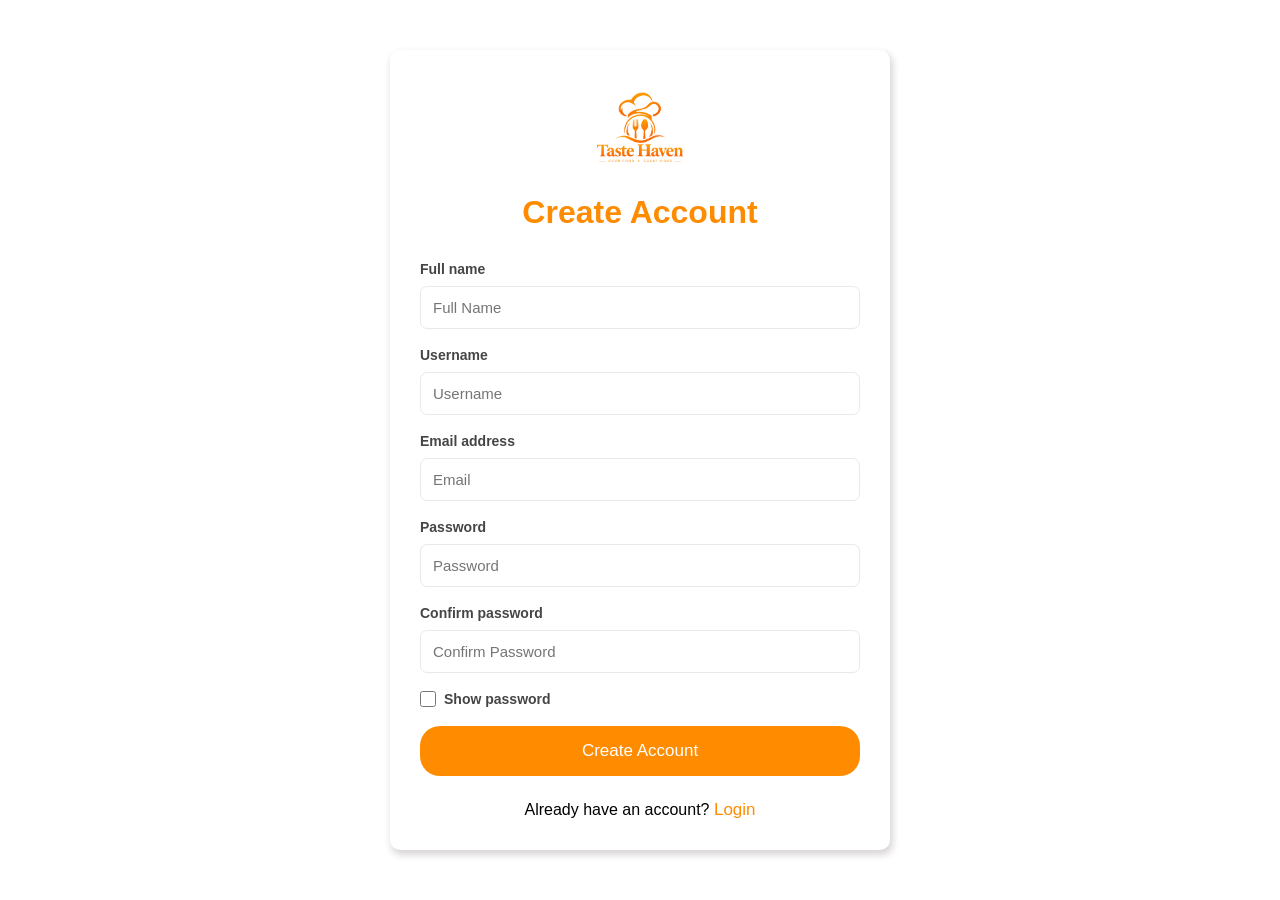
<file: HomeLoginSignup/AccountCreation.html>
<!DOCTYPE html>
<html lang="en">

<head>
    <meta charset="UTF-8">
    <meta name="viewport" content="width=device-width, initial-scale=1.0">

    <title>Create Account</title>
    <link rel="icon" href="../Images/Logo.png">
    <link rel="stylesheet" href="./AccountCreation.css">
    <link rel="stylesheet" href="../shared/appFeedback.css">
</head>

<body>

    <div class="Account_Creation">

        <img src="../Images/Logo.png" alt="TasteHaven Logo" width="100px">

        <h1>Create Account</h1>

        <form id="account-creation-form">
            <label for="FullName">Full name</label>
            <input type="text" id="FullName" placeholder="Full Name" autocomplete="name" required>

            <label for="Username">Username</label>
            <input type="text" id="Username" placeholder="Username" autocomplete="username" required>

            <label for="Email">Email address</label>
            <input type="email" id="Email" placeholder="Email" autocomplete="email" required>

            <label for="Password">Password</label>
            <input type="password" id="Password" placeholder="Password" autocomplete="new-password" minlength="8" required>

            <label for="ConfirmPassword">Confirm password</label>
            <input type="password" id="ConfirmPassword" placeholder="Confirm Password" autocomplete="new-password" minlength="8" required>

            <label class="show-password-control" for="ShowPassword">
                <input type="checkbox" id="ShowPassword">
                <span>Show password</span>
            </label>

            <button class="Sign_In" id="CreateAccount" type="submit">Create Account</button>
        </form>

        <p>
            Already have an account?
            <a href="./Login.html">Login</a>
        </p>
    </div>

    <script src="../shared/appFeedback.js"></script>
    <script src="../shared/customerAccounts.js"></script>
    <script src="./AccountCreation.js"></script>
</body>

</html>
</file>
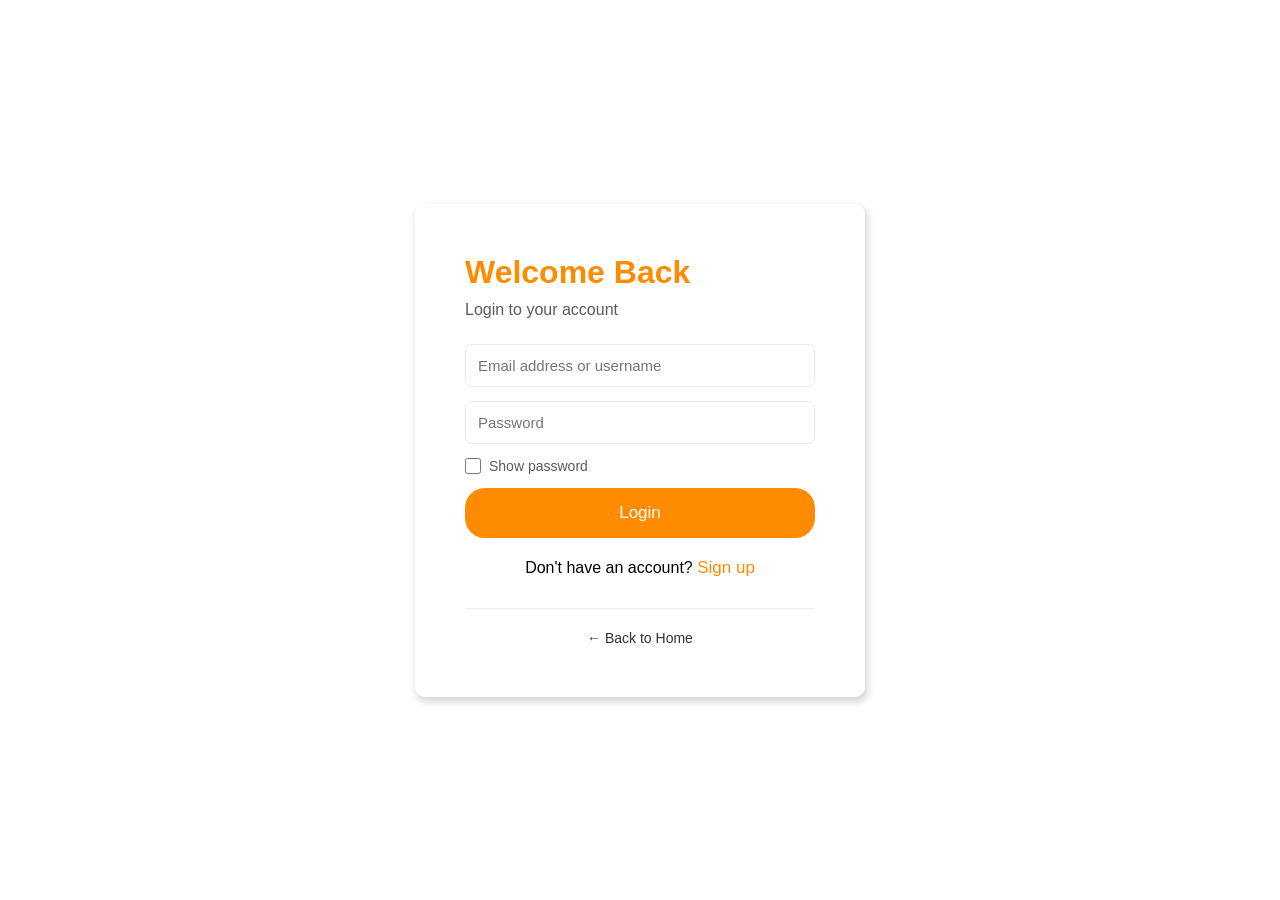
<file: HomeLoginSignup/Login.html>
<!DOCTYPE html>
<html lang="en">

<head>
    <meta charset="UTF-8">
    <meta name="viewport" content="width=device-width, initial-scale=1.0">

    <title>Login Page</title>
    <link rel="icon" href="../Images/LoginLogo.png">

    <link rel="stylesheet" href="./Login.css">
    <link rel="stylesheet" href="../shared/appFeedback.css">
</head>

<body>

    <div class="Login">

        <div class="Login_1">

            <h1>Welcome Back</h1>

            <p>Login to your account</p>

        </div>


        <form id="customer-login-form">
            <input type="text" id="Email" placeholder="Email address or username" autocomplete="username" required>
            <input type="password" id="Password" placeholder="Password" autocomplete="current-password" required>
            <label class="show-password-control" for="ShowPassword">
                <input type="checkbox" id="ShowPassword">
                <span>Show password</span>
            </label>

            <button id="LoginButton" type="submit">Login</button>
        </form>


        <p>
            Don't have an account?
            <a href="./AccountCreation.html">Sign up</a>
        </p>


        <div class="Back_Home">
            <a href="../index.html">← Back to Home</a>
        </div>

    </div>


    <script src="../shared/appFeedback.js"></script>
    <script src="../shared/customerAccounts.js"></script>
    <script src="../shared/customerSession.js"></script>
    <script src="./Login.js"></script>

</body>

</html>
</file>
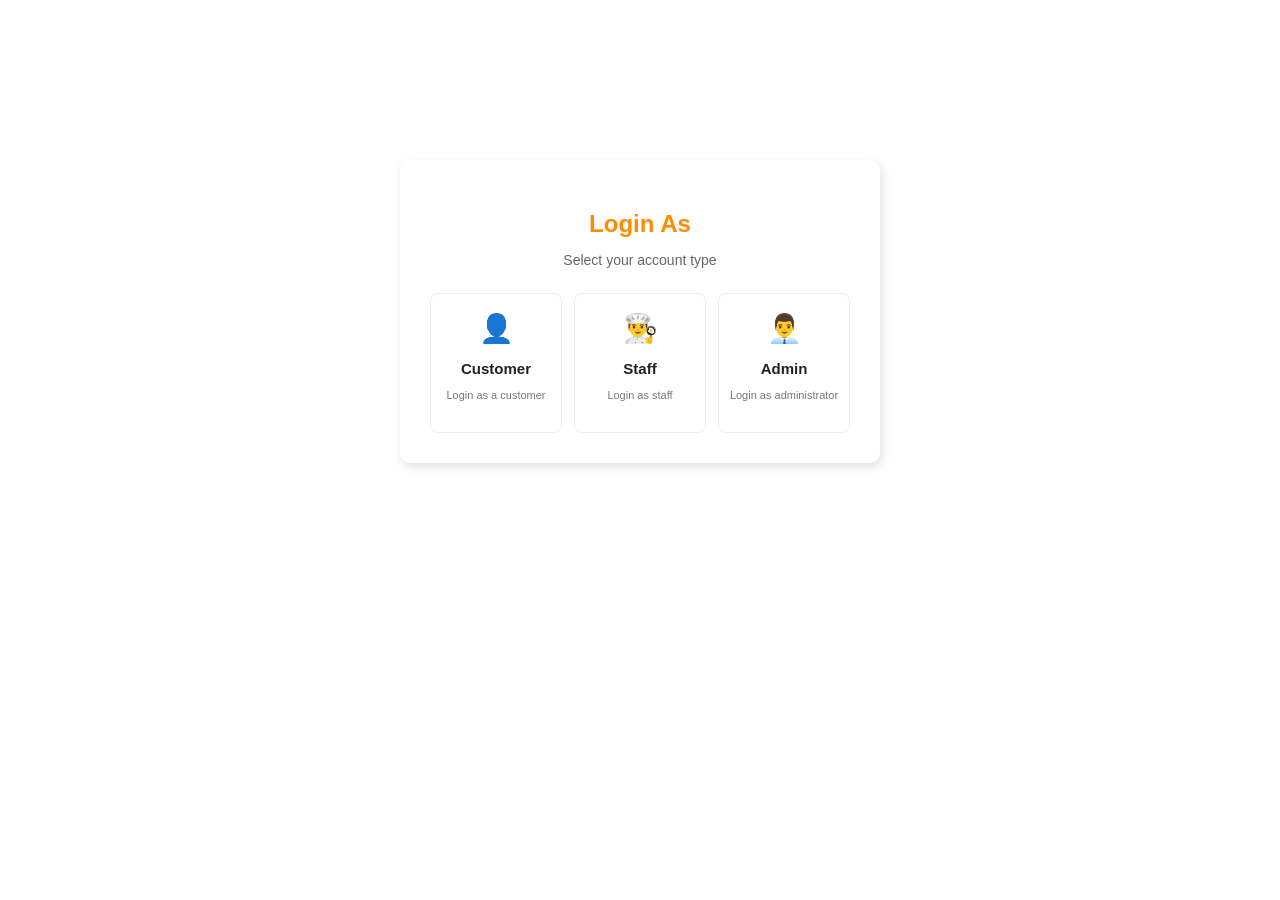
<file: HomeLoginSignup/LoginOption.html>
<!DOCTYPE html>
<html lang="en">

<head>
    <meta charset="UTF-8">
    <meta name="viewport" content="width=device-width, initial-scale=1.0">
    <title>Login Options</title>
    <link rel="icon" href="../Images/Logo.png">
    <link rel="stylesheet" href="./LoginOption.css">
    <link rel="stylesheet" href="../shared/appFeedback.css">
</head>

<body>
    <div class="Login_Choice">

        <h2>Login As</h2>

        <p>Select your account type</p>

        <div class="Login_Options">

           
            <a href="../HomeLoginSignup/Login.html" class="Login_Box">

                <span>👤</span>

                <h3>Customer</h3>

                <p>Login as a customer</p>

            </a>


          
            <a href="../StaffModule/StaffLogin.html" class="Login_Box">

                <span>👨‍🍳</span>

                <h3>Staff</h3>

                <p>Login as staff</p>

            </a>


            <!-- ADMIN LOGIN LINK -->
            <a href="../AdminModule/AdminLogin.html" class="Login_Box">

                <span>👨‍💼</span>

                <h3>Admin</h3>

                <p>Login as administrator</p>

            </a>

        </div>

    </div>


    <script src="../shared/appFeedback.js"></script>
</body>

</html>
</file>
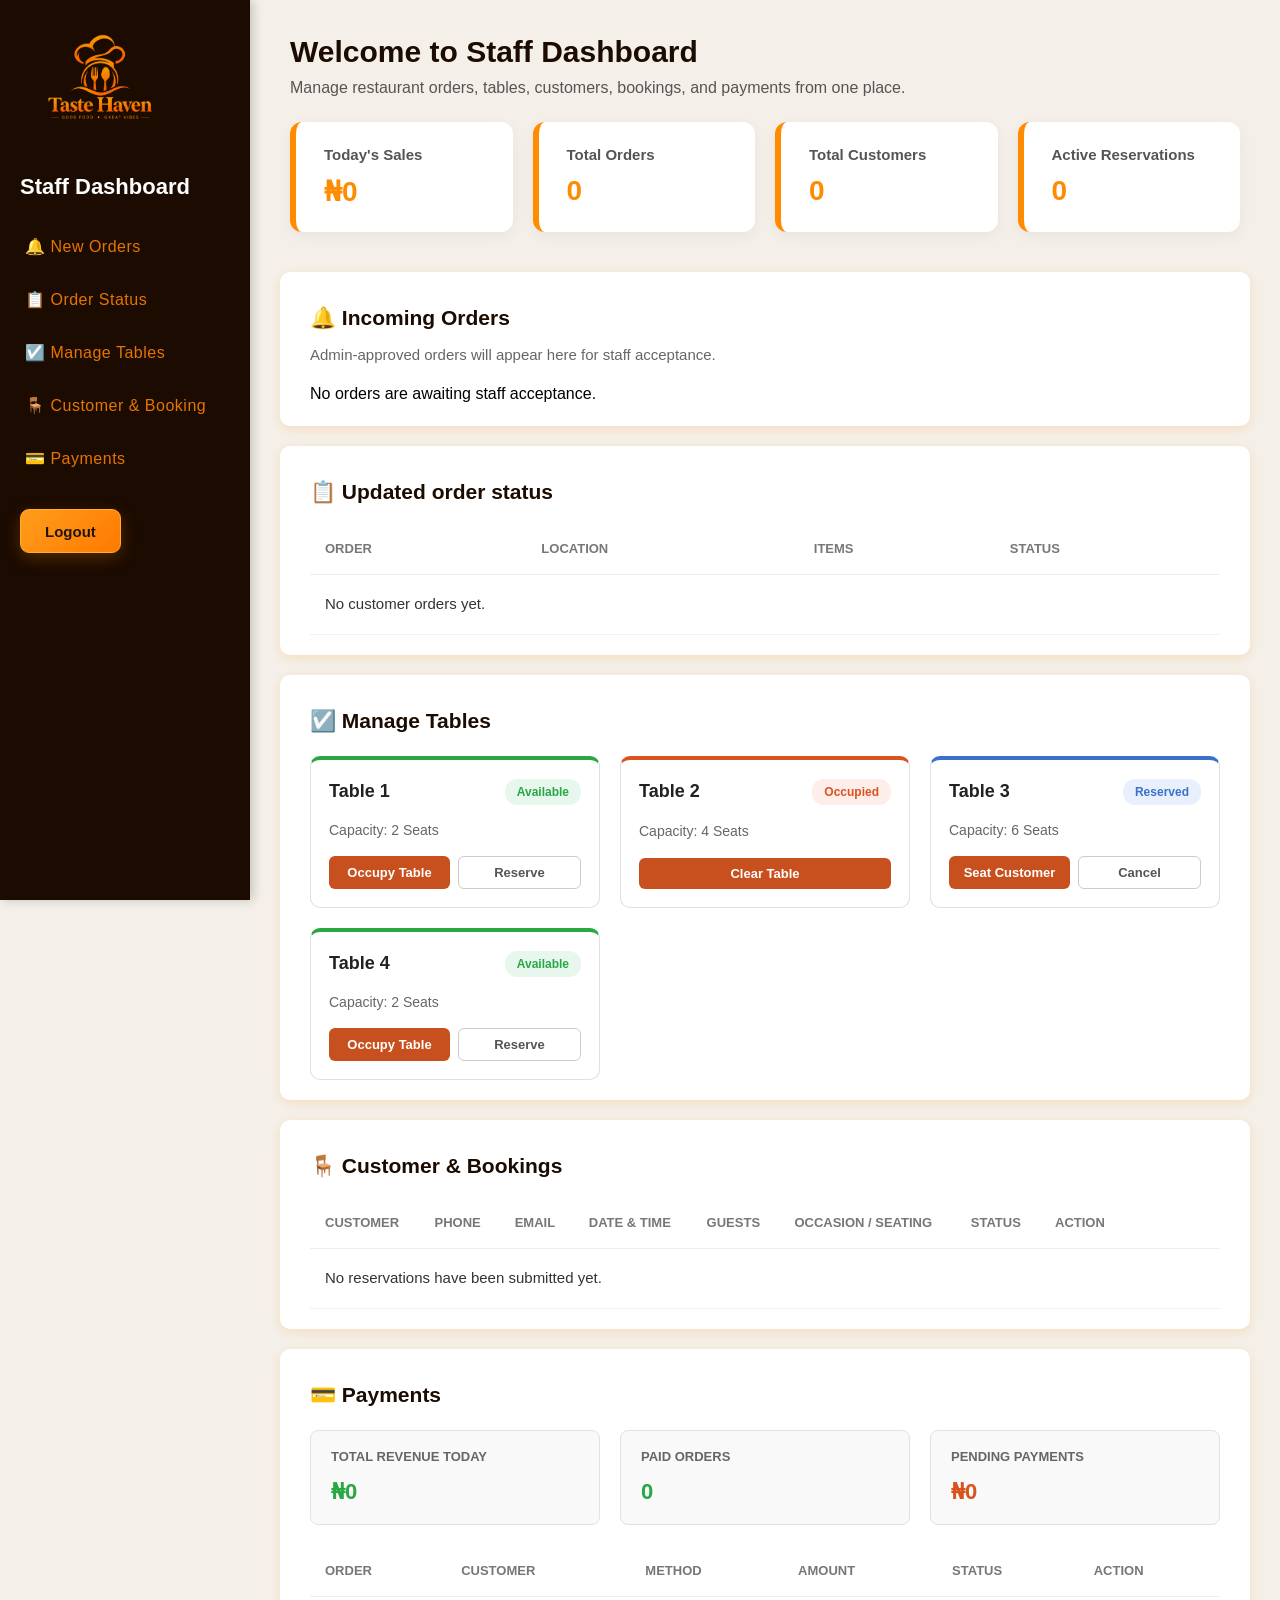
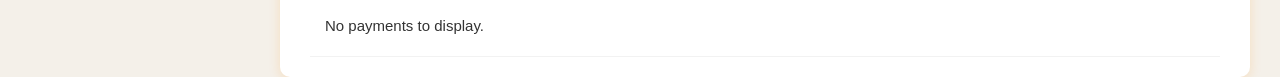
<file: StaffModule/staff.html>
<!DOCTYPE html>
<html lang="en">

<head>
    <meta charset="UTF-8">
    <meta name="viewport" content="width=device-width, initial-scale=1.0">
    <title>Taste Haven - Staff Dashboard</title>
    <link rel="icon" href="../Images/Logo.png">
    <link rel="stylesheet" href="./staff.css">
    <link rel="stylesheet" href="../shared/appFeedback.css">
</head>

<body>
                
    <!-- Sidebar -->
    <aside class="sidebar" data-responsive-navigation>

        <div class="logo staff-logo">
            <img src="../Images/Logo.png" alt="Taste Haven Logo" width="100px" height="100px">
            <button class="dashboard-menu-toggle" type="button" aria-label="Open navigation menu"
                aria-controls="staff-navigation" aria-expanded="false" data-navigation-toggle>
                <span aria-hidden="true">☰</span>
            </button>
        </div>

        <ul class="nav-links" id="staff-navigation">

            <h2>Staff Dashboard</h2>

            <li><a href="#NewOrders">🔔 New Orders</a></li>
            <li><a href="#OrderStatus">📋 Order Status</a></li>
            <li><a href="#ManageTables">☑️ Manage Tables</a></li>
            <li><a href="#CustomerBooking">🪑 Customer & Booking</a></li>
            <li><a href="#Payments">💳 Payments</a></li>

        </ul>

        <a class="logout-btn" href="../index.html" data-confirm-logout>Logout</a>

    </aside>


    <!-- Main Content -->
    <section>

        <div class="content">

            <h1>Welcome to Staff Dashboard</h1>

            <p>
                Manage restaurant orders, tables, customers, bookings,
                and payments from one place.
            </p>

            <div id="customer-login-notification" class="customer-login-notification" role="status" aria-live="polite" hidden></div>
            <div id="reservation-approval-notification" class="reservation-approval-notification" role="status" aria-live="polite" hidden></div>

            <!-- Dashboard Overview Cards -->
            <div class="dashboard-overview">

                <div class="overview-card">
                    <h4>Today's Sales</h4>
                    <p class="overview-number" id="staff-today-sales">₦0</p>
                </div>

                <div class="overview-card">
                    <h4>Total Orders</h4>
                    <p class="overview-number" id="staff-total-orders">0</p>
                </div>

                <div class="overview-card">
                    <h4>Total Customers</h4>
                    <p class="overview-number" id="staff-total-customers">0</p>
                </div>

                <div class="overview-card">
                    <h4>Active Reservations</h4>
                    <p class="overview-number" id="active-reservations-count">0</p>
                </div>

            </div>

        </div>


        <!-- Incoming Orders -->
        <div class="content1" id="NewOrders">

            <h2>🔔 Incoming Orders</h2>
            <p>Admin-approved orders will appear here for staff acceptance.</p>
            <div id="staff-incoming-orders" class="staff-incoming-orders">
                <p class="empty-orders">No orders are awaiting staff acceptance.</p>
            </div>
        </div>

        <!-- Order Status -->
        <div class="content1" id="OrderStatus">

            <h2>📋 Updated order status</h2>

            <table class="Tables">
                <thead>
                    <tr>
                        <th>ORDER</th>
                        <th>LOCATION</th>
                        <th>ITEMS</th>
                        <th>STATUS</th>
                    </tr>
                </thead>

                <tbody>
                    <tr><td colspan="4" class="empty-orders">No customer orders yet.</td></tr>
                </tbody>
            </table>

        </div>

        <!-- Manage Tables -->
        <div class="content1" id="ManageTables">

            <h2>☑️ Manage Tables</h2>

            <div class="table-grid" id="staff-table-grid"></div>

        </div>

        <!-- Customer & Booking -->
        <div class="content1" id="CustomerBooking">

            <h2>🪑 Customer & Bookings</h2>

            <!-- Bookings Table -->
            <table class="Tables">
                <thead>
                    <tr>
                        <th>CUSTOMER</th>
                        <th>PHONE</th>
                        <th>EMAIL</th>
                        <th>DATE & TIME</th>
                        <th>GUESTS</th>
                        <th>OCCASION / SEATING</th>
                        <th>STATUS</th>
                        <th>ACTION</th>
                    </tr>
                </thead>
                <tbody>
                    <tr><td colspan="8" class="empty-reservations">No reservations have been submitted yet.</td></tr>
                </tbody>
            </table>

        </div>

        <!-- Payments -->
        <div class="content1" id="Payments">

            <h2>💳 Payments</h2>

            <!-- Payments Summary Cards -->
            <div class="payment-stats">
                <div class="stat-card">
                    <h4>Total Revenue Today</h4>
                    <p class="amount" id="staff-today-revenue">₦0</p>
                </div>
                <div class="stat-card">
                    <h4>Paid Orders</h4>
                    <p class="amount" id="staff-paid-orders">0</p>
                </div>
                <div class="stat-card">
                    <h4>Pending Payments</h4>
                    <p class="amount pending" id="staff-pending-payments">₦0</p>
                </div>
            </div>

            <!-- Payments Table -->
            <table class="Tables">
                <thead>
                    <tr>
                        <th>ORDER</th>
                        <th>CUSTOMER</th>
                        <th>METHOD</th>
                        <th>AMOUNT</th>
                        <th>STATUS</th>
                        <th>ACTION</th>
                    </tr>
                </thead>
                <tbody id="staff-payment-rows"></tbody>
            </table>

        </div>

    </section>

    <script src="../shared/appFeedback.js"></script>
    <script src="../shared/orderStorage.js"></script>
    <script src="../shared/customerSession.js"></script>
    <script src="../shared/customerAccounts.js"></script>
    <script src="../shared/reservationStorage.js"></script>
    <script src="../shared/responsiveNavigation.js"></script>
    <script src="./staff.js"></script>
    <script src="../shared/logoutConfirmation.js"></script>
</body>

</html>
</file>
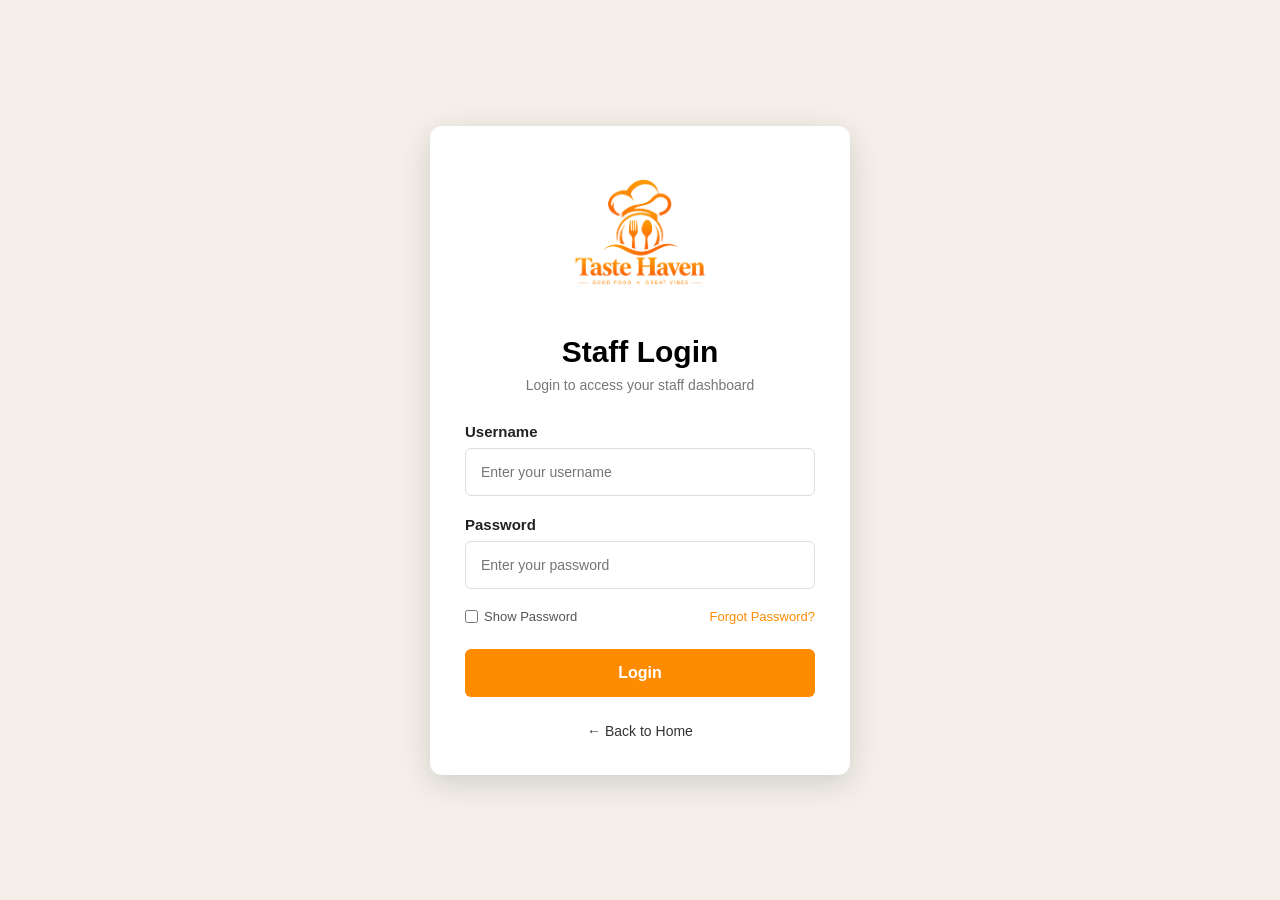
<file: StaffModule/StaffLogin.html>
<!DOCTYPE html>
<html lang="en">

<head>
    <meta charset="UTF-8">
    <meta name="viewport" content="width=device-width, initial-scale=1.0">

    <title>Taste Haven - Staff Login</title>

    <link rel="stylesheet" href="./StaffLogin.css">
    <link rel="stylesheet" href="../shared/appFeedback.css">
</head>

<body>

    <div class="Staff_Login">

        <div class="Login_Logo">
            <img src="../Images/Logo.png" alt="Taste Haven Logo">
        </div>

        <div class="Login_Content">

            <h1>Staff Login</h1>

            <p>Login to access your staff dashboard</p>

            <form>

                <div class="Input_Group">
                    <label for="Username">Username</label>
                    <input type="text" id="Username" placeholder="Enter your username">
                </div>

                <div class="Input_Group">
                    <label for="Password">Password</label>
                    <input type="password" id="Password" placeholder="Enter your password">
                </div>

                <div class="Login_Options">

                    <label class="Show_Password">
                        <input type="checkbox" id="ShowPassword">
                        <span>Show Password</span>
                    </label>

                    <a href="#">Forgot Password?</a>

                </div>

                <button type="submit" id="StaffLogin" class="btn">
                    Login
                </button>

            </form>

            <div class="Back_Home">
                <a href="../index.html">
                    ← Back to Home
                </a>
            </div>

        </div>

    </div>

    <script src="../shared/appFeedback.js"></script>
    <script src="../shared/staffAccounts.js"></script>
    <script src="./StaffLogin.js"></script>
</body>

</html>
</file>
<file: HomeLoginSignup/home.css>
* {
    padding: 0;
    margin: 0;
    box-sizing: border-box;
}

body {
    background-color: black;
    color: white;
    font-family: Arial, sans-serif;
}

.Nav-bar {
    display: flex;
    align-items: center;
    justify-content: space-between;
    padding: 15px 50px;
    background-color: black;
    box-shadow: 0 2px 10px rgba(255, 140, 0, 0.3);
    position: fixed;
    top: 0;
    left: 0;
    width: 100%;
    z-index: 1000;
}

.Logo {
    width: 80px;
}

.Nav-links {
    display: flex;
    gap: 35px;
    list-style: none;
}

.Nav-bar li a {
    text-decoration: none;
    color: #FF8C00;
    font-size: 17px;
    transition: 0.3s;
}

.Nav-bar li a:hover {
    color: white;
}

.Nav-bar button {
    border: none;
    padding: 12px 18px;
    color: black;
    background-color: #FF8C00;
    border-radius: 8px;
    font-size: 16px;
    cursor: pointer;
    transition: 0.3s;
}

.Nav-bar button:hover {
    background-color: white;
}

.Nav-bar button a {
    text-decoration: none;
    color: black;
    font-weight: bold;
}

.Menu-button {
    display: none;
}

.Home {
    min-height: 100vh;
    display: flex;
    align-items: center;
    padding: 110px 8vw 70px;
    position: relative;
    background:
        linear-gradient(90deg,
            rgba(0, 0, 0, 0.92) 0%,
            rgba(0, 0, 0, 0.8) 42%,
            rgba(0, 0, 0, 0.38) 100%),
        url("../Images/Burger.png") center right / cover no-repeat,
        #1f0d00;
    overflow: hidden;
}

.Home-text {
    width: min(100%, 650px);
    position: relative;
    z-index: 1;
}

.Welcome {
    color: #FF8C00;
    font-size: 18px;
    letter-spacing: 3px;
    margin-bottom: 15px;
}

.Home h1 {
    font-size: 65px;
    line-height: 1.1;
    margin-bottom: 20px;
    color: white;
}

.Description {
    font-size: 18px;
    line-height: 1.6;
    color: #dddddd;
    margin-bottom: 30px;
}

.Explore {
    background-color: #FF8C00;
    color: black;
    border: none;
    border-radius: 8px;
    padding: 14px 25px;
    font-size: 16px;
    cursor: pointer;
    transition: 0.3s;
}

.Explore a {
    text-decoration: none;
    color: black;
    font-weight: bold;
}

.Explore:hover {
    background-color: white;
}

/* Large phones and tablets */
@media (max-width: 768px) {

    .Nav-bar {
        padding: 15px 20px;
        flex-wrap: wrap;
        gap: 15px;
    }

    .Logo {
        width: 65px;
    }

    .Menu-button {
        display: flex;
        align-items: center;
        justify-content: center;
        background: none;
        border: none;
        color: #FF8C00;
        padding: 0;
        font-size: 30px;
        cursor: pointer;
    }

    .Menu-button:hover {
        background: none;
        color: white;
    }

    .Nav-links {
        display: none;
        width: 100%;
        flex-direction: column;
        align-items: center;
        gap: 20px;
        padding: 20px 0;
    }

    .Nav-links.Show {
        display: flex;
    }

    .Nav-bar.navigation-open .Nav-links {
        display: flex;
    }

    .Nav-bar li a {
        font-size: 16px;
    }

    .GetStarted {
        display: none;
    }

    .Home {
        min-height: 100vh;
        height: auto;
        padding: 140px 25px 60px;
        display: flex;
        align-items: flex-start;
        background-position: center, 62% center, center;
        overflow: hidden;
    }

    .Home-text {
        width: 100%;
        max-width: 100%;
        top: 0;
    }

    .Welcome {
        font-size: 14px;
        letter-spacing: 2px;
        margin-bottom: 12px;
    }

    .Home h1 {
        font-size: 42px;
        line-height: 1.1;
        margin-bottom: 18px;
    }

    .Description {
        font-size: 16px;
        line-height: 1.5;
        max-width: 450px;
        margin-bottom: 25px;
    }

    .Explore {
        padding: 12px 20px;
        font-size: 15px;
    }

}

/* Phone */
@media (max-width: 480px) {

    .Nav-bar {
        justify-content: space-between;
    }

    .Nav-links {
        width: 100%;
        gap: 15px;
    }

    .Home {
        padding: 180px 20px 50px;
        background-image:
            linear-gradient(90deg,
                rgba(0, 0, 0, 0.86),
                rgba(0, 0, 0, 0.68)),
            url("../Images/Burger.png");
        background-position: center, 62% center;
        background-size: cover;
    }

    .Home h1 {
        font-size: 36px;
    }

    .Welcome {
        font-size: 13px;
    }

    .Description {
        font-size: 15px;
    }

}
</file>
<file: AccountCreation.css>
* {
    padding: 0;
    margin: 0;
    box-sizing: border-box;
}

body {
    min-height: 100vh;

    display: flex;
    justify-content: center;
    align-items: center;

    background-color: white;

    font-family: Arial, sans-serif;
}


/* CREATE ACCOUNT BOX */

.Account_Creation {
    background-color: white;

    width: 500px;

    padding: 30px;

    text-align: center;

    box-shadow: 2px 4px 7px 1px rgb(218, 214, 214);

    border-radius: 10px;
}


/* LOGO */

.Account_Creation img {
    margin-bottom: 10px;
}


/* HEADING */

.Account_Creation h1 {
    color: #941b0e;

    font-family: Arial, sans-serif;

    font-weight: 700;

    margin-bottom: 25px;
}


/* INPUT */

.Account_Creation input {
    width: 100%;

    padding: 13px;

    border-radius: 7px;

    border: 1px solid rgb(228, 223, 223);

    background-color: rgb(245, 242, 242);

    font-size: 15px;
}


/* BUTTON */

.Account_Creation button {
    width: 100%;

    background-color: #9f1e0f;

    color: white;

    padding: 15px;

    border: none;

    border-radius: 20px;

    font-family: Arial;

    font-size: 17px;

    cursor: pointer;
}

.Account_Creation button:hover {
    background-color: #7d160b;

    transition: 0.5s;
}


/* LOGIN LINK */

.Account_Creation p {
    margin-top: 20px;
}

.Account_Creation p a {
    text-decoration: none;

    color: #9f1e0f;

    font-size: 17px;
}

.Account_Creation p a:hover {
    color: #7d160b;
}
</file>
<file: Homestyle.css>
* {
    padding: 0;
    margin: 0;
    box-sizing: border-box;
}

body {
    background-color: black;
    color: white;
    font-family: Arial, sans-serif;
}


.Nav-bar {
    display: flex;
    align-items: center;
    justify-content: space-between;

    padding: 15px 50px;

    box-shadow: 0 2px 8px rgba(255, 255, 255, 0.2);
}


/* LOGO */

.Logo {
    width: 80px;
}


/* NAVIGATION LINKS */

.Nav-bar ul {
    display: flex;
    gap: 35px;
    list-style: none;
}

.Nav-bar li a {
    text-decoration: none;
    color: #941B0E;
    font-size: 17px;
    transition: 0.3s;
}

.Nav-bar li a:hover {
    color: white;
}


/* GET STARTED BUTTON */

.Nav-bar button {
    border: none;
    padding: 12px 18px;

    color: black;
    background-color: white;

    border-radius: 10px;

    font-size: 16px;

    cursor: pointer;
    
    transition: 0.3s;
}

.Nav-bar button:hover {
    background-color: #941B0E;
    color: black;
}

.Nav-bar button a{
    text-decoration: none;
    color: black;
}

.Home {
    min-height: 85vh;

    display: flex;
    align-items: center;

    padding-left: 80px;
}


.Home-text {
    max-width: 600px;
}

.Welcome {
    color: #941B0E;
    font-size: 18px;
    letter-spacing: 3px;
    margin-bottom: 15px;
}

.Home h1 {
    font-size: 65px;
    line-height: 1.1;
    margin-bottom: 20px;
}

.Description {
    font-size: 18px;
    line-height: 1.6;
    color: #dddddd;
    margin-bottom: 30px;
}


/* EXPLORE BUTTON */

.Explore {
    background-color: white;
    color: black;

    border: none;
    border-radius: 10px;

    padding: 14px 25px;

    font-size: 16px;

    cursor: pointer;
}

.Explore a{
    text-decoration: none;
    color: black;
}

.Explore:hover {
    background-color: #941B0E;
}
</file>
<file: Login.css>
* {
    padding: 0;
    margin: 0;
    box-sizing: border-box;
}

body {
    min-height: 100vh;

    display: flex;
    justify-content: center;
    align-items: center;

    background-color: white;

    font-family: Arial, sans-serif;
}

.Login {
    background-color: white;

    width: 450px;

    padding: 50px;

    text-align: center;

    box-shadow: 2px 4px 7px 1px rgb(218, 214, 214);

    border-radius: 10px;
}

.Login_1 {
    text-align: left;
}

.Login_1 h1 {
    color: #941b0e;
    margin-bottom: 10px;
}

.Login_1 p {
    color: #6e6a6a;
    margin-bottom: 25px;
}

input {
    padding: 12px;

    width: 100%;

    border-radius: 7px;

    border: 1px solid rgb(236, 232, 232);

    outline: none;

    font-size: 15px;
}

input:focus {
    border: 1px solid #9f1e0f;
}

.Forget_password {
    display: block;

    text-align: right;

    text-decoration: none;

    color: #9f1e0f;

    font-size: 15px;

    margin-bottom: 25px;
}

button {
    width: 100%;

    background-color: #9f1e0f;

    color: white;

    padding: 15px;

    border: none;

    border-radius: 20px;

    font-family: Arial;

    font-size: 17px;

    cursor: pointer;
}

button:hover {
    background-color: #7d160b;

    transition: 0.5s;
}

.Login > p {
    margin-top: 20px;

    text-align: center;
}

.Login > p a {
    text-decoration: none;

    color: #9f1e0f;

    font-size: 17px;
}
</file>
<file: AdminModule/Admin.css>
* {
    padding: 0;
    margin: 0;
    box-sizing: border-box;
}

body {
    background-color: #F4F0E9;
    font-family: Arial, sans-serif;
    color: #222;
    overflow-x: hidden;
}


/* Sidebar */

.sidebar {
    width: 250px;
    height: 100vh;
    background-color: black;
    color: white;
    position: fixed;
    left: 0;
    top: 0;
    padding: 25px 15px;
    display: flex;
    flex-direction: column;
    box-shadow: 2px 0 10px rgba(255, 140, 0, 0.3);
}

.logo {
    text-align: center;
    padding-bottom: 25px;
    /* border-bottom: 1px solid #333; */
    position: relative;
    bottom: 20px;
    left: -20px ;
}

.logo h2 {
    color: #FF8C00;
    font-size: 25px;
}

.logo p {
    color: white;
    font-size: 14px;
    margin-top: 5px;
}


/* Sidebar Navigation */

.sidebar nav {
    display: flex;
    flex-direction: column;
    margin-top: 25px;
    gap: 8px;
}

.sidebar nav a {
    text-decoration: none;
    color: white;
    padding: 13px 15px;
    border-radius: 6px;
    font-size: 15px;
    transition: 0.3s;
}

.sidebar nav a:hover {
    background-color: #FF8C00;
    color: black;
}


/* Logout */

.logout-btn {
    margin-top: auto;
    position: relative;
    bottom: 80px;
}

.logout-btn a {
    display: block;
    text-align: center;
    text-decoration: none;
    background-color: #FF8C00;
    color: black;
    padding: 12px;
    border-radius: 6px;
    font-weight: bold;
    transition: 0.3s;
}

.logout-btn a:hover {
    background-color: white;
    color: black;
}

.logout-btn a {
    box-shadow: 0 5px 16px rgba(255, 140, 0, 0.24);
}

.logout-btn a:focus-visible,
.sidebar nav a:focus-visible {
    outline: 3px solid #fff;
    outline-offset: 3px;
}

.admin-management-dialog {
    width: min(92vw, 480px);
    max-height: 90vh;
    margin: auto;
    padding: 26px;
    border: 0;
    border-radius: 14px;
    color: #222;
    box-shadow: 0 20px 60px rgba(0, 0, 0, 0.3);
}

.admin-management-dialog::backdrop {
    background: rgba(20, 13, 7, 0.62);
    backdrop-filter: blur(2px);
}

.admin-management-dialog h2 {
    margin: 0 0 20px;
    color: #27190c;
}

.admin-management-dialog form {
    display: grid;
    gap: 10px;
}

.admin-management-dialog label {
    margin-top: 6px;
    font-weight: 700;
}

.admin-management-dialog input,
.admin-management-dialog select {
    width: 100%;
    min-height: 42px;
    padding: 9px 11px;
    border: 1px solid #c9c2ba;
    border-radius: 7px;
    font: inherit;
}

.admin-management-dialog input:focus,
.admin-management-dialog select:focus {
    outline: 2px solid #ff8c00;
    outline-offset: 1px;
}

.admin-management-dialog > p {
    color: #555;
    line-height: 1.5;
}

.admin-dialog-actions,
.management-actions {
    display: flex;
    flex-wrap: wrap;
    justify-content: flex-end;
    gap: 8px;
    margin-top: 12px;
}

.admin-dialog-actions button,
.management-actions button {
    min-height: 38px;
}

.admin-management-dialog .admin-dialog-cancel {
    background: #eee;
    color: #222;
}

.admin-management-dialog .admin-dialog-delete,
.management-actions .danger {
    background: #b3261e;
    color: #fff;
}

.admin-management-dialog .admin-dialog-confirm {
    background: #ff8c00;
    color: #20170c;
}

.management-empty {
    padding: 16px;
    color: #666;
    background: #f8f8f8;
    border-radius: 8px;
}

.table-management-actions {
    justify-content: center;
}

.restaurant-table {
    min-width: 0;
}

.restaurant-table p {
    margin-bottom: 10px;
}

.setting-item {
    padding: 16px;
    background: #f8f8f8;
    border: 1px solid #eee;
    border-radius: 8px;
}

.setting-item h3 {
    margin-bottom: 6px;
}

.setting-item p {
    color: #666;
    overflow-wrap: anywhere;
}


/* Main Content */

.main-content {
    margin-left: 250px;
    padding: 25px 35px;
    min-height: 100vh;
}


/* Header */

.admin-header {
    background-color: white;
    padding: 20px 25px;
    border-radius: 10px;
    display: flex;
    justify-content: space-between;
    align-items: center;
    margin-bottom: 30px;
    box-shadow: 0 3px 10px rgba(0, 0, 0, 0.08);
}

.customer-login-notification {
    margin: 0 0 20px;
    padding: 14px 18px;
    border-left: 5px solid #FF8C00;
    border-radius: 7px;
    background-color: #FFF3E0;
    color: #5D3100;
    font-weight: 600;
}

.admin-header h1 {
    font-size: 28px;
    margin-bottom: 5px;
}

.admin-header p {
    color: #666;
}

.admin-profile {
    display: flex;
    align-items: center;
    gap: 10px;
}

.admin-profile span {
    font-size: 28px;
}

.admin-profile p {
    color: #222;
    font-weight: bold;
}


/* Dashboard */

.dashboard-section {
    margin-bottom: 35px;
}

.dashboard-section h2 {
    margin-bottom: 20px;
    font-size: 23px;
}

.dashboard-cards {
    display: grid;
    grid-template-columns: repeat(4, 1fr);
    gap: 20px;
}

.dashboard-card {
    background-color: white;
    padding: 25px;
    border-radius: 10px;
    border-left: 5px solid #FF8C00;
    box-shadow: 0 3px 10px rgba(0, 0, 0, 0.08);
}

.dashboard-card h3 {
    font-size: 15px;
    color: #666;
    margin-bottom: 12px;
}

.dashboard-card p {
    font-size: 25px;
    font-weight: bold;
    color: #FF8C00;
}


/* General Sections */

.admin-section {
    background-color: white;
    padding: 25px;
    border-radius: 10px;
    margin-bottom: 30px;
    box-shadow: 0 3px 10px rgba(0, 0, 0, 0.08);
}

.admin-section h2 {
    font-size: 23px;
    margin-bottom: 8px;
}

.admin-section > p {
    color: #666;
    margin-bottom: 20px;
}


/* Section Heading */

.section-heading {
    display: flex;
    justify-content: space-between;
    align-items: center;
    margin-bottom: 20px;
}

.section-heading p {
    color: #666;
    margin-top: 7px;
}


/* Buttons */

button {
    border: none;
    background-color: #FF8C00;
    color: black;
    padding: 10px 16px;
    border-radius: 5px;
    cursor: pointer;
    font-weight: bold;
    transition: 0.3s;
}

button:hover {
    background-color: black;
    color: white;
}


/* Management Box */

.management-box {
    display: flex;
    flex-direction: column;
    gap: 12px;
}


/* Menu Items */

.menu-item {
    display: flex;
    justify-content: space-between;
    align-items: center;
    padding: 17px;
    background-color: #F8F8F8;
    border-radius: 7px;
    border: 1px solid #eee;
}

.menu-item h3 {
    margin-bottom: 5px;
}

.menu-item p {
    color: #FF8C00;
    font-weight: bold;
}

.menu-item div:last-child {
    display: flex;
    gap: 8px;
}


/* Staff */

.staff-item {
    display: flex;
    justify-content: space-between;
    align-items: center;
    padding: 17px;
    background-color: #F8F8F8;
    border-radius: 7px;
    border: 1px solid #eee;
}

.staff-item h3 {
    margin-bottom: 5px;
}

.staff-item p {
    color: #666;
}

.staff-item span {
    background-color: #E8F5E9;
    color: #2E7D32;
    padding: 6px 12px;
    border-radius: 20px;
    font-size: 13px;
    font-weight: bold;
}


/* Customers */

.customer-item {
    padding: 18px;
    background-color: #F8F8F8;
    border-radius: 7px;
    border: 1px solid #eee;
}

.customer-item h3 {
    margin-bottom: 8px;
}

.customer-item p {
    color: #666;
    margin-top: 5px;
}


/* Tables */

.table-container {
    display: grid;
    grid-template-columns: repeat(4, 1fr);
    gap: 15px;
    margin-top: 20px;
}

.restaurant-table {
    padding: 25px 15px;
    background-color: #F8F8F8;
    border-radius: 8px;
    text-align: center;
    border: 1px solid #eee;
}

.restaurant-table h3 {
    margin-bottom: 10px;
}

.restaurant-table p {
    color: #2E7D32;
    font-weight: bold;
}


/* Reservations */

.reservation-item {
    display: grid;
    grid-template-columns: minmax(0, 1fr) auto;
    align-items: center;
    column-gap: 20px;
    row-gap: 12px;
    padding: 20px;
    background-color: #F8F8F8;
    border-radius: 9px;
    border: 1px solid #eee;
}

.reservation-item h3 {
    grid-column: 1 / -1;
    margin: 0;
}

.reservation-details {
    grid-column: 1 / -1;
    display: grid;
    grid-template-columns: repeat(auto-fit, minmax(220px, 1fr));
    gap: 8px 18px;
}

.reservation-details p {
    color: #666;
    margin: 0;
    overflow-wrap: anywhere;
}

.reservation-item span {
    display: inline-block;
    justify-self: start;
    background-color: #FFF3E0;
    color: #E65100;
    padding: 6px 12px;
    border-radius: 20px;
    font-size: 13px;
    font-weight: bold;
}

.reservation-actions {
    display: flex;
    flex-wrap: wrap;
    justify-content: flex-end;
    gap: 10px;
}

.reservation-actions button {
    min-width: 100px;
    padding: 10px 16px;
    border: 0;
    border-radius: 6px;
    cursor: pointer;
    font-weight: 600;
    transition: filter 0.2s ease, transform 0.2s ease;
}

.reservation-actions button:hover {
    filter: brightness(0.9);
    transform: translateY(-1px);
}

.approve-reservation {
    background-color: #2e7d32;
    color: white;
}

.decline-reservation {
    background-color: #b3261e;
    color: white;
}

.logout-confirmation-overlay {
    position: fixed;
    inset: 0;
    z-index: 2000;
    display: grid;
    place-items: center;
    padding: 20px;
    background: rgba(0, 0, 0, 0.6);
}

.logout-confirmation-overlay[hidden] {
    display: none;
}

.logout-confirmation {
    width: min(100%, 420px);
    padding: 26px;
    border-radius: 12px;
    background: white;
    box-shadow: 0 16px 48px rgba(0, 0, 0, 0.25);
}

.logout-confirmation h2 {
    margin-bottom: 10px;
    color: #222;
}

.logout-confirmation p {
    color: #555;
}

.logout-confirmation-actions {
    display: flex;
    justify-content: flex-end;
    flex-wrap: wrap;
    gap: 12px;
    margin-top: 24px;
}

.logout-confirmation-actions button {
    min-height: 44px;
    padding: 10px 18px;
    border: 1px solid #c8cdd2;
    border-radius: 9px;
    background: #f7f8fa;
    color: #30363b;
    font: 600 14px/1.25 Arial, sans-serif;
    cursor: pointer;
    transition: background-color 160ms ease, border-color 160ms ease,
        box-shadow 160ms ease, transform 160ms ease;
}

.logout-confirmation-actions button:first-child:hover {
    border-color: #9da8b1;
    background: #edf0f3;
}

.logout-confirmation-actions button:last-child {
    border: 1px solid #a82a23;
    background-color: #b3261e;
    color: white;
}

.logout-confirmation-actions button:last-child:hover {
    border-color: #891e18;
    background: #9f211b;
}

.logout-confirmation-actions button:hover {
    transform: translateY(-1px);
    box-shadow: 0 3px 9px rgba(0, 0, 0, 0.12);
}

.logout-confirmation-actions button:focus-visible {
    outline: 3px solid rgba(255, 140, 0, 0.55);
    outline-offset: 2px;
}


/* Orders */

.order-item {
    padding: 18px;
    background-color: #F8F8F8;
    border-radius: 7px;
    border: 1px solid #eee;
}

.order-item h3 {
    margin-bottom: 10px;
}

.order-item p {
    color: #666;
    margin-bottom: 5px;
}

.order-item span {
    display: inline-block;
    margin-top: 8px;
    background-color: #FFF3E0;
    color: #E65100;
    padding: 6px 12px;
    border-radius: 20px;
    font-size: 13px;
    font-weight: bold;
}

.order-status {
    display: inline-block;
    margin-top: 10px;
    padding: 6px 12px;
    border-radius: 18px;
    background: #fff3e0;
    color: #8a5200;
    font-size: 13px;
    font-weight: 700;
}

.order-status-approved,
.order-status-accepted,
.order-status-preparing,
.order-status-completed {
    background: #e8f5e9;
    color: #1b5e20;
}

.order-status-declined {
    background: #fdecea;
    color: #b3261e;
}

.order-actions {
    display: flex;
    flex-wrap: wrap;
    gap: 10px;
    margin-top: 16px;
}

.order-actions button {
    min-width: 100px;
    padding: 9px 14px;
    border: 0;
    border-radius: 6px;
    cursor: pointer;
    font-weight: 700;
}

.approve-order {
    background: #2e7d32;
    color: white;
}

.decline-order {
    background: #b3261e;
    color: white;
}


/* Reports */

.report-container {
    display: grid;
    grid-template-columns: repeat(3, 1fr);
    gap: 20px;
    margin-top: 20px;
}

.report-card {
    background-color: #F8F8F8;
    padding: 25px;
    border-radius: 8px;
    border-left: 5px solid #FF8C00;
}

.report-card h3 {
    color: #666;
    font-size: 15px;
    margin-bottom: 10px;
}

.report-card p {
    font-size: 23px;
    font-weight: bold;
    color: #FF8C00;
}


/* Settings */

.setting-item {
    display: flex;
    justify-content: space-between;
    align-items: center;
    padding: 17px;
    background-color: #F8F8F8;
    border-radius: 7px;
    border: 1px solid #eee;
}

.setting-item h3 {
    font-size: 16px;
}

.setting-item p {
    color: #666;
}


/* Responsive Design */

@media (max-width: 1100px) {

    .dashboard-cards {
        grid-template-columns: repeat(2, 1fr);
    }

    .table-container {
        grid-template-columns: repeat(2, 1fr);
    }

    .report-container {
        grid-template-columns: repeat(2, 1fr);
    }

}


@media (max-width: 768px) {

    .sidebar {
        width: 210px;
    }

    @media (max-width: 900px) {
        .reservation-item {
            grid-template-columns: 1fr;
        }

        .reservation-details {
            grid-template-columns: 1fr;
        }

        .reservation-actions {
            justify-content: stretch;
        }

        .reservation-actions button {
            flex: 1 1 100px;
        }
    }

    .main-content {
        margin-left: 210px;
        padding: 20px;
    }

    .admin-header {
        flex-direction: column;
        align-items: flex-start;
        gap: 15px;
    }

    .dashboard-cards {
        grid-template-columns: 1fr;
    }

    .table-container {
        grid-template-columns: 1fr;
    }

    .report-container {
        grid-template-columns: 1fr;
    }

}


@media (max-width: 600px) {

    .sidebar {
        position: relative;
        width: 100%;
        height: auto;
    }

    .sidebar nav {
        display: grid;
        grid-template-columns: 1fr 1fr;
    }

    .logout-btn {
        margin-top: 20px;
    }

    .main-content {
        margin-left: 0;
        padding: 15px;
    }

    .section-heading {
        flex-direction: column;
        align-items: flex-start;
        gap: 15px;
    }

    .menu-item,
    .staff-item,
    .setting-item {
        flex-direction: column;
        align-items: flex-start;
        gap: 15px;
    }

    .menu-item div:last-child {
        width: 100%;
    }

}

@media (max-width: 900px) {
    .reservation-item {
        grid-template-columns: 1fr;
    }

    .reservation-details {
        grid-template-columns: repeat(2, minmax(0, 1fr));
    }

    .reservation-actions {
        justify-content: flex-start;
    }
}

@media (max-width: 768px) {
    .sidebar {
        width: 210px;
    }

    .main-content {
        margin-left: 210px;
        padding: 20px;
    }

    .dashboard-cards {
        grid-template-columns: repeat(2, minmax(0, 1fr));
    }

    .reservation-details {
        grid-template-columns: 1fr;
    }
}

@media (max-width: 600px) {
    .sidebar {
        position: relative;
        width: 100%;
        height: auto;
        padding: 14px;
    }

    .logo {
        left: 0;
        bottom: 0;
    }

    .sidebar nav {
        display: grid;
        grid-template-columns: repeat(2, minmax(0, 1fr));
        gap: 4px;
        margin-top: 8px;
    }

    .sidebar nav a {
        padding: 10px 8px;
        font-size: 13px;
    }

    .logout-btn {
        position: static;
        margin: 12px auto 0;
    }

    .main-content {
        margin-left: 0;
        padding: 14px;
    }

    .dashboard-cards,
    .table-container,
    .report-container {
        grid-template-columns: 1fr;
    }

    .admin-section {
        padding: 18px 14px;
    }

    .reservation-item {
        padding: 15px;
    }

    .reservation-actions button {
        flex: 1 1 100%;
    }
}

@media (max-width: 380px) {
    .main-content {
        padding: 10px;
    }

    .admin-header,
    .admin-section {
        padding: 14px 12px;
    }

    .dashboard-card {
        padding: 18px;
    }
}

.dashboard-menu-toggle {
    display: none;
}

@media (max-width: 600px) {
    .sidebar {
        position: fixed;
        top: 0;
        left: 0;
        z-index: 1000;
        display: flex;
        flex-direction: row;
        flex-wrap: wrap;
        align-items: center;
        padding: 10px 16px;
        max-height: 100vh;
        max-height: 100dvh;
        overflow-y: auto;
    }

    body {
        padding-top: 88px;
    }

    .admin-logo {
        position: static;
        display: flex;
        width: 100%;
        align-items: center;
        justify-content: space-between;
        padding: 0;
        margin: 0;
    }

    .admin-logo img {
        width: 78px;
        height: 68px;
        object-fit: contain;
    }

    .dashboard-menu-toggle {
        display: inline-flex;
        width: 44px;
        height: 44px;
        align-items: center;
        justify-content: center;
        border: 1px solid #ffad33;
        border-radius: 9px;
        background: #ff8c00;
        color: #1b0b01;
        font-size: 24px;
        cursor: pointer;
    }

    .dashboard-menu-toggle:hover,
    .dashboard-menu-toggle:focus-visible {
        background: #fff;
        outline: 2px solid #ffad33;
        outline-offset: 2px;
    }

    .sidebar nav {
        display: none;
        position: static !important;
        top: auto !important;
        width: 100%;
        grid-template-columns: repeat(2, minmax(0, 1fr));
        gap: 5px;
        margin-top: 12px;
        line-height: 1.2 !important;
    }

    .sidebar.navigation-open nav {
        display: grid;
    }

    .sidebar nav a {
        padding: 11px 9px;
        font-size: 13px;
    }

    .sidebar .logout-btn {
        display: none;
        width: 100%;
        margin: 10px 0 0;
    }

    .sidebar.navigation-open .logout-btn {
        display: block;
    }
}

@media (max-width: 400px) {
    .logout-confirmation-actions {
        display: grid;
        grid-template-columns: 1fr;
        gap: 9px;
    }

    .logout-confirmation-actions button {
        width: 100%;
        min-height: 46px;
    }
}
</file>
<file: shared/appFeedback.css>
.app-toast-region {
    position: fixed;
    z-index: 3000;
    right: 24px;
    bottom: 24px;
    display: grid;
    gap: 12px;
    width: min(420px, calc(100vw - 32px));
    pointer-events: none;
}

.app-toast {
    display: flex;
    align-items: center;
    gap: 12px;
    padding: 15px 16px;
    border: 1px solid #e6e8eb;
    border-left: 5px solid #315e45;
    border-radius: 12px;
    background: #fff;
    color: #252a27;
    box-shadow: 0 12px 34px rgba(22, 32, 25, 0.2);
    pointer-events: auto;
    opacity: 1;
    transform: translateY(0);
    transition: opacity 180ms ease, transform 180ms ease;
}

.app-toast-leaving {
    opacity: 0;
    transform: translateY(8px);
}

.app-toast-success {
    border-left-color: #27834a;
}

.app-toast-error {
    border-left-color: #bd3c36;
}

.app-toast-warning {
    border-left-color: #d28a1d;
}

.app-toast-info {
    border-left-color: #3f6d9b;
}

.app-toast-icon {
    display: grid;
    flex: 0 0 28px;
    width: 28px;
    height: 28px;
    place-items: center;
    border-radius: 50%;
    background: #e8f4eb;
    color: #24683b;
    font-weight: 800;
}

.app-toast-error .app-toast-icon {
    background: #fbeceb;
    color: #a72d28;
}

.app-toast-warning .app-toast-icon {
    background: #fff3df;
    color: #96600b;
}

.app-toast-info .app-toast-icon {
    background: #eaf1f8;
    color: #315e8a;
}

.app-toast-message {
    flex: 1;
    margin: 0;
    font: 500 14px/1.45 Arial, sans-serif;
}

.app-toast-dismiss {
    display: grid;
    flex: 0 0 30px;
    width: 30px;
    height: 30px;
    place-items: center;
    padding: 0;
    border: 0;
    border-radius: 6px;
    background: transparent;
    color: #68716b;
    font-size: 22px;
    cursor: pointer;
}

.app-toast-dismiss:hover {
    background: #f1f3f2;
}

@media (max-width: 520px) {
    .app-toast-region {
        right: 16px;
        bottom: 16px;
    }
}
</file>
<file: AdminModule/AdminLogin.css>
* {
    margin: 0;
    padding: 0;
    box-sizing: border-box;
}

body {
    min-height: 100vh;
    background-color: #F4F0E9;
    font-family: Arial, sans-serif;
    display: flex;
    justify-content: center;
    align-items: center;
}

.Staff_Login {
    width: 420px;
    background-color: white;
    padding: 35px;
    border-radius: 12px;
    box-shadow: 0 8px 30px rgba(0, 0, 0, 0.15);
}

.Login_Logo {
    text-align: center;
    margin-bottom: 20px;
}

.Login_Logo img {
    width: 150px;
    height: auto;
}

.Login_Content h1 {
    text-align: center;
    color: black;
    font-size: 30px;
    margin-bottom: 8px;
}

.Login_Content p {
    text-align: center;
    color: #777;
    font-size: 14px;
    margin-bottom: 30px;
}

.Input_Group {
    margin-bottom: 20px;
}

.Input_Group label {
    display: block;
    color: #222;
    font-size: 15px;
    font-weight: bold;
    margin-bottom: 8px;
}

.Input_Group input {
    width: 100%;
    height: 48px;
    padding: 0 15px;
    border: 1px solid #ddd;
    border-radius: 6px;
    outline: none;
    font-size: 14px;
}

.Input_Group input:focus {
    border-color: black;
}

.Login_Options {
    display: flex;
    justify-content: space-between;
    align-items: center;
    margin-bottom: 25px;
    font-size: 13px;
}

.Show_Password {
    display: flex;
    align-items: center;
    gap: 6px;
    color: #555;
    cursor: pointer;
}

.Show_Password input {
    accent-color: #FF8C00;
}

.Login_Options a {
    color: #FF8C00;
    text-decoration: none;
}

.Login_Options a:hover {
    text-decoration: underline;
}

#StaffLogin {
    width: 100%;
    height: 48px;
    border: none;
    border-radius: 6px;
    background-color: #FF8C00;
    color: white;
    font-size: 16px;
    font-weight: bold;
    cursor: pointer;
}

#StaffLogin a {
    text-decoration: none;
    color: white;
}

#StaffLogin:hover {
    background-color: #FFF3E0;
    
}

#StaffLogin:hover a {
    color: #FF8C00;
}

.Back_Home {
    text-align: center;
    margin-top: 25px;
}

.Back_Home a {
    color: #333;
    text-decoration: none;
    font-size: 14px;
}

.Back_Home a:hover {
    color: #FF8C00;
}

@media (max-width: 500px) {

    .Staff_Login {
        width: 90%;
        padding: 25px;
    }

    .Login_Content h1 {
        font-size: 26px;
    }

    .Login_Options {
        flex-direction: column;
        align-items: flex-start;
        gap: 12px;
    }
}
</file>
<file: CustomerModule/RestaurantsMenu.css>
* {
    padding: 0;
    margin: 0;
    box-sizing: border-box;
}

.Nav_bar #customer-logout {
    display: inline-flex;
    flex: 0 0 auto;
    align-items: center;
    justify-content: center;
    min-height: 40px;
    padding: 9px 18px;
    border: 1px solid #ffad33;
    border-radius: 9px;
    background: linear-gradient(135deg, #ff9d1b, #ff7a00);
    color: #20170c;
    font-weight: 700;
    text-decoration: none;
    white-space: nowrap;
    box-shadow: 0 5px 16px rgba(255, 140, 0, 0.24);
    transition: transform 0.2s ease, box-shadow 0.2s ease, background 0.2s ease;
}

.Nav_bar #customer-logout:hover {
    background: #fff;
    border-color: #fff;
    color: #20170c;
    transform: translateY(-1px);
    box-shadow: 0 7px 20px rgba(255, 140, 0, 0.3);
}

.Nav_bar #customer-logout:focus-visible {
    outline: 3px solid #ff8c00;
    outline-offset: 3px;
}

.restaurant-status-notice {
    padding: 12px 16px;
    border-radius: 8px;
    background: #fff3e0;
    color: #7a3e00;
    font-weight: 700;
}

html {
    scroll-behavior: smooth;
}

.customer-orders-card {
    flex: 1;
    min-width: 300px;
}

.customer-orders,
.customer-reservations {
    display: grid;
    gap: 14px;
}

.customer-order-item {
    padding: 18px;
    border: 1px solid #eee;
    border-radius: 8px;
    background-color: #fafafa;
}

.customer-order-item h3 {
    margin-bottom: 10px;
    color: #222;
}

.customer-order-item > p {
    margin: 5px 0;
    color: #555;
    overflow-wrap: anywhere;
}

.customer-reservation-status.status-accepted {
    background: #e8f5e9;
    color: #1b5e20;
}

.customer-reservation-status.status-approved {
    background: #e8f5e9;
    color: #1b5e20;
}

.customer-reservation-status.status-declined {
    background: #fdecea;
    color: #b3261e;
}

body {
    background-color: black;
    font-family: 'Segoe UI', Tahoma, Geneva, Verdana, sans-serif;
}

.Nav_bar {
    display: flex;
    align-items: center;
    justify-content: space-between;
    gap: clamp(10px, 1.8vw, 24px);
    padding: 12px clamp(16px, 3vw, 44px);
    background-color: black;
    box-shadow: 0 2px 8px rgba(255, 140, 0, 0.3);
    position: fixed;
    top: 0;
    left: 0;
    width: 100%;
    z-index: 1000;
}

.Nav_bar img {
    flex: 0 0 auto;
    width: 68px;
    margin-right: 8px;
}

.customer-navigation {
    display: flex;
    align-items: center;
    justify-content: space-between;
    flex: 1 1 auto;
    gap: clamp(10px, 1.8vw, 24px);
    list-style: none;
}

.customer-menu-toggle {
    display: none;
}

.Nav_bar li {
    list-style: none;
}

.Nav_bar li a {
    text-decoration: none;
    color: #FF8C00;
    font-size: 15px;
    font-weight: 500;
    transition: 0.3s;
    position: static;
    white-space: nowrap;
}

.Nav_bar li a:hover {
    color: white;
}

.Nav_bar button {
    background-color: #FF8C00;
    color: black;
    border: none;
    border-radius: 7px;
    cursor: pointer;
    padding: 5px 25px 7px;
    position: relative;
    top: -2px;
}

.Nav_bar button a {
    text-decoration: none;
    color: black;
}

.customer-welcome {
    color: white;
    font-size: 15px;
    font-weight: 600;
    white-space: nowrap;
}

.logout-confirmation-overlay {
    position: fixed;
    inset: 0;
    z-index: 2000;
    display: grid;
    place-items: center;
    padding: 20px;
    background: rgba(0, 0, 0, 0.6);
}

.logout-confirmation-overlay[hidden] {
    display: none;
}

.logout-confirmation {
    width: min(100%, 420px);
    padding: 26px;
    border-radius: 12px;
    background: white;
    color: #222;
    box-shadow: 0 16px 48px rgba(0, 0, 0, 0.25);
}

.logout-confirmation h2 {
    margin-bottom: 10px;
}

.logout-confirmation p {
    color: #555;
}

.logout-confirmation-actions {
    display: flex;
    justify-content: flex-end;
    flex-wrap: wrap;
    gap: 12px;
    margin-top: 24px;
}

.logout-confirmation-actions button {
    min-height: 44px;
    padding: 10px 18px;
    border: 1px solid #c8cdd2;
    border-radius: 9px;
    background: #fff;
    color: #30363b;
    font: 600 14px/1.25 'Segoe UI', Arial, sans-serif;
    cursor: pointer;
    transition: background-color 160ms ease, border-color 160ms ease,
        box-shadow 160ms ease, transform 160ms ease;
}

.logout-confirmation-actions button:first-child {
    border-color: #cbd2d8;
    background: #f7f8fa;
    color: #30363b;
}

.logout-confirmation-actions button:first-child:hover {
    border-color: #9da8b1;
    background: #edf0f3;
}

.logout-confirmation-actions button:last-child {
    border-color: #a82a23;
    background-color: #b3261e;
    color: white;
}

.logout-confirmation-actions button:last-child:hover {
    border-color: #891e18;
    background: #9f211b;
}

.logout-confirmation-actions button:hover {
    transform: translateY(-1px);
    box-shadow: 0 3px 9px rgba(0, 0, 0, 0.12);
}

.logout-confirmation-actions button:focus-visible {
    outline: 3px solid rgba(255, 140, 0, 0.55);
    outline-offset: 2px;
}

.Nav_bar button:hover {
    background-color: white;
}

.Main {
    background-image: linear-gradient(
        rgba(0, 0, 0, 0.6),
        rgba(255, 140, 0, 0.35)
    ), url(../Images/HomeBackground.jpeg);

    background-size: cover;
    background-position: center;
    background-repeat: no-repeat;
    min-height: 100vh;
    display: flex;
    flex-direction: column;
    justify-content: center;
    align-items: center;
    color: white;
    text-align: center;
    padding: 100px 20px 40px;
}

.Main h2 {
    color: #FF8C00;
    font-size: 50px;
    font-weight: 1000;
    font-family: 'Times New Roman', Times, serif;
}

.Main p {
    font-size: 20px;
    color: white;
    max-width: 700px;
}

.Main a {
    text-decoration: none;
}

.Menuu {
    background-color: #FF8C00;
    color: black;
    padding: 10px 20px;
    border-radius: 7px;
    font-weight: bold;
    transition: 0.3s;
}

.Menuu:hover {
    background-color: white;
    color: #FF8C00;
}

.grid {
    background: linear-gradient(
        to bottom,
        black,
        #1a0d00,
        #3d1c00
    );

    padding: 60px 30px;
    min-height: 100vh;
}

.First_section {
    text-align: center;
}

.First_section h6 {
    color: #FF8C00;
    letter-spacing: 2px;
    text-transform: uppercase;
}

.First_section h2 {
    color: white;
}

.First_section p {
    color: white;
}

.menu-category-links {
    display: flex;
    flex-wrap: wrap;
    justify-content: center;
    gap: 8px;
    margin: 18px 0;
}

.menu-category-links a {
    display: inline-flex;
    min-height: 40px;
    align-items: center;
    justify-content: center;
    padding: 8px 12px;
    border: 1px solid #b86500;
    border-radius: 7px;
    background-color: transparent;
    color: #FF8C00;
    font-size: 14px;
    line-height: 1.25;
    text-align: center;
    text-decoration: none;
    cursor: pointer;
    transition: 0.3s;
    -webkit-tap-highlight-color: transparent;
}

.menu-category-links a:hover {
    background-color: #FF8C00;
    color: black;
}

.menu-category-links a:focus-visible {
    outline: 2px solid #ffad33;
    outline-offset: 2px;
}

.menu-category-links a[hidden],
.First_section > div[class^="Sec"][hidden],
.First_section .Nigeria_Head[hidden] {
    display: none !important;
}

.Sec1 h2,
.Sec2 h2,
.Sec3 h2,
.Sec4 h2,
.Sec5 h2,
.Sec6 h2 {
    color: #FF8C00;
    margin-top: 40px;
}

.Sec1 h6,
.Sec2 h6,
.Sec3 h6,
.Sec4 h6,
.Sec5 h6,
.Sec6 h6 {
    color: #cccccc;
}

.Nigeria_Head {
    display: flex;
    flex-wrap: wrap;
    justify-content: center;
    align-items: stretch;
    gap: 20px;
    margin-top: 25px;
}

.menu-product-card {
    display: flex;
    flex: 1 1 260px;
    max-width: 320px;
}

.NigerianSub_section1,
.NigerianSub_section2,
.NigerianSub_section3,
.NigerianSub_section4 {
    flex: 1 1 260px;
    max-width: 320px;
    display: flex;
}

.card {
    width: 100%;
    background-color: #111;
    color: white;
    border: 1px solid #FF8C00;
    border-radius: 10px;
    overflow: hidden;
    transition: 0.3s;
}

.card:hover {
    transform: translateY(-5px);
    box-shadow: 0 10px 25px rgba(255, 140, 0, 0.35);
}

.card img {
    height: 200px;
    object-fit: cover;
}

.card-title {
    color: #FF8C00;
}

.card-text {
    color: white;
}

.card .btn {
    background-color: #FF8C00;
    border: none;
    color: black;
}

.card .btn:hover {
    background-color: white;
    color: #FF8C00;
}

.Reservation {
    background: linear-gradient(
        to bottom,
        #000000,
        #1a0d00
    );

    padding: 90px 20px;
    width: 100%;
}

.Reservation_box {
    background-color: white;
    color: #24201D;
    max-width: 700px;
    margin: auto;
    padding: 45px;
    border-radius: 15px;
    border-top: 5px solid #FF8C00;
    box-shadow: 0 10px 35px rgba(0, 0, 0, 0.4);
}

.Reservation_box h2 {
    text-align: center;
    color: #24201D;
    font-size: 32px;
    margin-bottom: 10px;
}

.Reservation_box p {
    text-align: center;
    color: #666;
    font-size: 15px;
    line-height: 1.6;
    margin-bottom: 30px;
}

.Reservation_box label {
    display: block;
    color: #24201D;
    font-size: 15px;
    font-weight: 600;
    margin-top: 20px;
    margin-bottom: 7px;
}

.Reservation_box input:not([type="radio"]),
.Reservation_box select {
    width: 100%;
    padding: 13px;
    border: 1px solid #ddd;
    border-radius: 7px;
    background-color: white;
    color: #24201D;
    font-size: 15px;
    outline: none;
}

.Reservation_box input:not([type="radio"]):focus,
.Reservation_box select:focus {
    border-color: #FF8C00;
    box-shadow: 0 0 0 3px rgba(255, 140, 0, 0.15);
}

.Reservation_box input::placeholder {
    color: #999;
}

.Name_inputs,
.Phone_inputs {
    display: flex;
    gap: 15px;
}

.Name_inputs input,
.Phone_inputs input {
    flex: 1;
}

.Seating {
    display: flex;
    flex-direction: column;
    gap: 12px;
}

.Seating div {
    display: flex;
    align-items: center;
    gap: 8px;
}

.Seating input[type="radio"] {
    width: 17px;
    height: 17px;
    accent-color: #FF8C00;
    cursor: pointer;
}

.Seating label {
    margin: 0;
    color: #555;
    font-weight: 400;
    cursor: pointer;
}

#SubmitReservation {
    width: 100%;
    margin-top: 30px;
    padding: 14px;
    background-color: #FF8C00;
    color: black;
    border: none;
    border-radius: 7px;
    font-size: 16px;
    font-weight: bold;
    cursor: pointer;
    transition: 0.3s;
}

#SubmitReservation:hover {
    background-color: #24201D;
    color: white;
}

.order_section {
    background-color: #f8f9fa;
    padding: 80px 20px;
}

.order-container {
    max-width: 1100px;
    margin: auto;
    display: flex;
    flex-wrap: wrap;
    gap: 30px;
    align-items: flex-start;
}

.order-card {
    background-color: white;
    border-radius: 12px;
    padding: 30px;
    box-shadow: 0 10px 30px rgba(0, 0, 0, 0.08);
}

.order-details-card {
    flex: 1.3;
    min-width: 320px;
}

.order-summary-card {
    flex: 1;
    min-width: 300px;
}

.order-card h2 {
    color: #FF8C00;
    font-size: 24px;
    margin-bottom: 10px;
}

.section-desc {
    color: #666;
    font-size: 14px;
    margin-bottom: 25px;
}

.form-group {
    margin-bottom: 20px;
}

.form-group label {
    display: block;
    font-weight: 600;
    margin-bottom: 8px;
    color: #333;
    font-size: 14px;
}

.order-card input[type="text"],
.order-card input[type="tel"],
.order-card input[type="email"],
.order-card input[type="number"],
.order-card input[type="date"],
.order-card input[type="time"],
.order-card select,
.order-card textarea {
    width: 100%;
    padding: 12px 14px;
    border: 1px solid #ccc;
    border-radius: 7px;
    font-size: 14px;
    outline: none;
    background-color: white;
    color: #333;
}

.order-card input:focus,
.order-card select:focus,
.order-card textarea:focus {
    border-color: #FF8C00;
    box-shadow: 0 0 0 3px rgba(255, 140, 0, 0.15);
}

.order-type-toggle {
    display: flex;
    gap: 15px;
    margin-bottom: 20px;
}

.order-menu-categories {
    display: flex;
    flex-wrap: wrap;
    gap: 8px;
    margin: 10px 0 14px;
    min-width: 0;
}

.order-category-button,
.add-order-item {
    appearance: none;
    border: 1px solid #e3a04d;
    border-radius: 7px;
    background: #fff8ef;
    color: #55320c;
    padding: 9px 12px;
    font: inherit;
    text-decoration: none;
    cursor: pointer;
    -webkit-tap-highlight-color: transparent;
}

.order-category-button:focus,
.order-category-button:focus-visible {
    outline: 2px solid #b86500;
    outline-offset: 2px;
}

.order-category-button[aria-pressed="true"],
.add-order-item {
    border-color: #ff8c00;
    background: #ff8c00;
    color: #20170c;
    font-weight: 700;
}

.order-menu-items {
    display: grid;
    grid-template-columns: repeat(2, minmax(0, 1fr));
    gap: 10px;
}

.order-menu-item {
    display: flex;
    align-items: center;
    justify-content: space-between;
    gap: 12px;
    min-width: 0;
    padding: 12px;
    border: 1px solid #eee;
    border-radius: 8px;
    background: #fff;
}

.order-menu-item > div {
    display: grid;
    gap: 5px;
    min-width: 0;
}

.order-menu-item strong,
.order-menu-item span {
    overflow-wrap: anywhere;
}

.order-menu-item span {
    color: #8a5200;
    font-size: 13px;
}

.add-order-item {
    flex: 0 0 auto;
    padding: 8px 10px;
}

.menu-selection-hint {
    grid-column: 1 / -1;
    color: #666;
}

.toggle-option {
    flex: 1;
    border: 2px solid #ddd;
    padding: 15px;
    border-radius: 8px;
    text-align: center;
    cursor: pointer;
    font-weight: bold;
    color: #555;
    transition: 0.3s;
    background-color: white;
}

.toggle-option input {
    display: none;
}

.toggle-option.active,
.toggle-option:hover {
    border-color: #FF8C00;
    background-color: #fff8ef;
    color: #FF8C00;
}

.hidden {
    display: none !important;
}

.radio-group.vertical {
    display: flex;
    flex-direction: column;
    gap: 10px;
}

.radio-item {
    font-weight: normal;
    cursor: pointer;
    font-size: 14px;
}

.btn-primary {
    width: 100%;
    background-color: #FF8C00;
    color: black;
    border: none;
    padding: 14px;
    border-radius: 7px;
    font-weight: bold;
    font-size: 16px;
    cursor: pointer;
    transition: 0.3s;
}

.btn-primary:hover {
    background-color: #24201D;
    color: white;
}

.cart-list {
    margin-bottom: 20px;
}

.cart-item {
    display: flex;
    justify-content: space-between;
    align-items: center;
    gap: 15px;
    padding: 16px 0;
    border-bottom: 1px solid #eee;
}

.item-info {
    flex: 1;
    min-width: 0;
}

.item-info h4 {
    margin: 0 0 5px;
    font-size: 15px;
    color: #333;
}

.item-price {
    font-size: 14px;
    color: #FF8C00;
    font-weight: bold;
}

.item-qty {
    display: flex;
    align-items: center;
    gap: 8px;
    background-color: #f7f7f7;
    border-radius: 7px;
    padding: 4px;
}

.item-qty span {
    min-width: 25px;
    text-align: center;
    font-weight: bold;
    color: #333;
}

.qty-btn {
    background-color: white;
    border: 1px solid #ddd;
    color: #333;
    width: 30px;
    height: 30px;
    border-radius: 6px;
    cursor: pointer;
    font-size: 18px;
    font-weight: bold;
    display: flex;
    align-items: center;
    justify-content: center;
    transition: 0.2s;
}

.qty-btn:hover {
    background-color: #FF8C00;
    border-color: #FF8C00;
    color: black;
}

.qty-btn:active {
    transform: scale(0.92);
}

.empty-cart {
    padding: 30px 10px;
    text-align: center;
    color: #777;
}

.divider {
    border: none;
    border-top: 1px solid #eee;
    margin: 15px 0;
}

.summary-row {
    display: flex;
    justify-content: space-between;
    margin-bottom: 10px;
    font-size: 14px;
    color: #555;
}

.total-row {
    font-size: 18px;
    font-weight: bold;
    color: #222;
    margin-top: 15px;
}

.total-amount {
    color: #FF8C00;
}

.feedback-msg {
    margin-top: 15px;
    text-align: center;
    font-weight: bold;
    min-height: 20px;
}

.order_tracking_section {
    background-color: #f8f9fa;
    padding: 80px 20px;
}

.tracking-container {
    max-width: 1100px;
    margin: auto;
    display: flex;
    flex-wrap: wrap;
    gap: 30px;
}

.tracking-card {
    background-color: white;
    border-radius: 12px;
    padding: 30px;
    box-shadow: 0 10px 30px rgba(0, 0, 0, 0.08);
}

.live-tracker-card {
    flex: 1.3;
    min-width: 320px;
}

.customer-reservations-card {
    flex: 1;
    min-width: 300px;
}

.reservation-dashboard-description {
    margin: 0 0 18px;
    color: #666;
}

.customer-reservations {
    display: grid;
    gap: 14px;
}

.customer-reservation-item {
    padding: 18px;
    border: 1px solid #eee;
    border-radius: 8px;
    background-color: #fafafa;
}

.customer-reservation-item h3 {
    margin-bottom: 10px;
    color: #222;
}

.customer-reservation-item > p {
    margin: 5px 0;
    color: #555;
}

.customer-reservation-status {
    display: inline-block;
    margin-top: 8px;
    padding: 5px 12px;
    border-radius: 18px;
    background-color: #fff3e0;
    color: #8a5200;
    font-size: 13px;
    font-weight: 700;
}

.customer-reservation-status.status-approved {
    background-color: #e8f5e9;
    color: #1b5e20;
}

.customer-reservation-status.status-declined {
    background-color: #fdecea;
    color: #b3261e;
}

.reservation-status-message {
    margin-top: 12px !important;
    font-weight: 600;
}

.reservation-status-message.approved {
    color: #1b5e20;
}

.reservation-status-message.declined {
    color: #b3261e;
}

.history-card {
    flex: 1;
    min-width: 300px;
}

.card-header {
    display: flex;
    justify-content: space-between;
    align-items: center;
    margin-bottom: 20px;
}

.card-header h2,
.history-card h2 {
    color: #FF8C00;
    font-size: 24px;
    margin: 0;
}

.order-id-badge {
    background-color: #fff3e6;
    color: #FF8C00;
    padding: 6px 12px;
    border-radius: 20px;
    font-weight: bold;
    font-size: 13px;
}

.active-order-info {
    background-color: #fcfcfc;
    border: 1px solid #eee;
    padding: 15px;
    border-radius: 8px;
    margin-bottom: 30px;
    display: flex;
    justify-content: space-between;
}

.active-order-info p {
    margin: 0;
    font-size: 14px;
    color: #444;
}

.highlight-time {
    color: #FF8C00;
    font-weight: bold;
}

.progress-stepper {
    display: flex;
    justify-content: space-between;
    position: relative;
    margin-bottom: 35px;
}

.progress-stepper::before {
    content: '';
    position: absolute;
    top: 20px;
    left: 10%;
    right: 10%;
    height: 3px;
    background-color: #e0e0e0;
    z-index: 1;
}

.step {
    position: relative;
    z-index: 2;
    text-align: center;
    flex: 1;
}

.step-icon {
    width: 40px;
    height: 40px;
    border-radius: 50%;
    background-color: white;
    border: 3px solid #e0e0e0;
    display: flex;
    align-items: center;
    justify-content: center;
    margin: 0 auto 10px;
    font-size: 14px;
}

.step-label {
    font-size: 12px;
    color: #777;
    font-weight: 600;
}

.step.completed .step-icon {
    background-color: #28a745;
    border-color: #28a745;
    color: white;
}

.step.active .step-icon {
    background-color: #FF8C00;
    border-color: #FF8C00;
    color: white;
}

.step.active .step-label {
    color: #FF8C00;
}

.live-items-summary {
    border-top: 1px solid #eee;
    padding-top: 15px;
}

.live-items-summary h4 {
    margin-bottom: 10px;
    font-size: 14px;
}

.live-items-summary ul {
    padding-left: 20px;
    color: #666;
    font-size: 14px;
}

.history-desc {
    color: #666;
    font-size: 14px;
    margin-bottom: 20px;
}

.history-item {
    border: 1px solid #eee;
    border-radius: 8px;
    padding: 15px;
    margin-bottom: 12px;
}

.history-main-info {
    display: flex;
    justify-content: space-between;
    align-items: flex-start;
    margin-bottom: 10px;
}

.history-main-info h4 {
    margin: 0;
    font-size: 15px;
    color: #333;
}

.history-date {
    font-size: 12px;
    color: #888;
}

.history-details {
    display: flex;
    justify-content: space-between;
    align-items: center;
    font-size: 13px;
    color: #555;
}

.history-details p {
    margin: 0;
}

.history-price {
    font-weight: bold;
    color: #222;
}

.history-requested-items {
    margin: 10px 0 0;
    color: #555;
    overflow-wrap: anywhere;
}

.status-badge {
    padding: 4px 8px;
    border-radius: 4px;
    font-size: 11px;
    font-weight: bold;
}

.badge-success {
    background-color: #e6f4ea;
    color: #28a745;
}

.badge-danger {
    background-color: #fce8e6;
    color: #dc3545;
}

#Menu1,
#reservation,
#Order1,
#History1 {
    scroll-margin-top: 90px;
}

@media (max-width: 992px) {

    .Nav_bar {
        padding: 15px 25px;
        gap: 20px;
    }

    .Nav_bar li a {
        right: 0;
        font-size: 15px;
    }

    .Nav_bar button {
        padding-left: 18px;
        padding-right: 18px;
    }

    .Main h2 {
        font-size: 42px;
    }

    .Main p {
        font-size: 18px;
    }

    .grid {
        padding: 50px 20px;
    }

    .Nigeria_Head {
        gap: 15px;
    }

    .NigerianSub_section1,
    .NigerianSub_section2,
    .NigerianSub_section3,
    .NigerianSub_section4 {
        flex: 1 1 300px;
        max-width: 300px;
    }

    .order-details-card,
    .order-summary-card,
    .live-tracker-card,
    .history-card,
    .customer-orders-card,
    .customer-reservations-card {
        min-width: 100%;
    }
}

@media (max-width: 768px) {

    body {
        overflow-x: hidden;
    }

    .Nav_bar {
        position: fixed;
        flex-wrap: wrap;
        justify-content: space-between;
        gap: 10px;
        padding: 12px 15px;
    }

    .Nav_bar img {
        width: 54px;
        margin-right: 0;
    }

    .customer-menu-toggle {
        display: inline-flex;
        width: 42px;
        height: 42px;
        flex: 0 0 auto;
        align-items: center;
        justify-content: center;
        border: 1px solid #ffad33 !important;
        border-radius: 8px;
        background: #ff8c00 !important;
        color: #1b0b01;
        font-size: 22px;
        cursor: pointer;
    }

    .customer-menu-toggle:hover,
    .customer-menu-toggle:focus-visible {
        background: #fff !important;
        outline: 2px solid #ffad33;
        outline-offset: 2px;
    }

    .Nav_bar .customer-navigation {
        display: none;
        width: 100%;
        flex: 1 0 100%;
        flex-direction: column;
        align-items: stretch;
        gap: 0;
        order: 3;
        padding: 6px 0;
        border-top: 1px solid rgba(255, 140, 0, 0.25);
    }

    .Nav_bar.navigation-open .customer-navigation {
        display: flex;
    }

    .customer-navigation li {
        width: 100%;
    }

    .Nav_bar .customer-navigation li a {
        display: block;
        padding: 11px 8px;
        font-size: 14px;
    }

    .customer-welcome {
        margin-left: auto;
        font-size: 13px;
    }

    .Nav_bar #customer-logout {
        min-height: 36px;
        padding: 6px 12px;
        font-size: 13px;
    }

    .Main {
        padding: 140px 20px 50px;
    }

    .Main h2 {
        font-size: 38px;
    }

    .Main p {
        font-size: 16px;
        line-height: 1.6;
    }

    .grid {
        padding: 50px 15px;
    }

    .First_section h2 {
        font-size: 28px;
    }

    .First_section p {
        font-size: 15px;
        line-height: 1.6;
    }

    .menu-category-links {
        display: grid;
        grid-template-columns: repeat(3, minmax(0, 1fr));
        gap: 8px;
    }

    .menu-category-links a {
        min-width: 0;
        padding: 8px;
        overflow-wrap: anywhere;
    }

    .Nigeria_Head {
        display: grid;
        grid-template-columns: repeat(2, 1fr);
        gap: 15px;
    }

    .NigerianSub_section1,
    .NigerianSub_section2,
    .NigerianSub_section3,
    .NigerianSub_section4 {
        max-width: none;
        width: 100%;
    }

    .card {
        width: 100%;
    }

    .card img {
        height: 180px;
    }

    .card-title {
        font-size: 17px;
    }

    .card-text {
        font-size: 14px;
    }

    .Reservation {
        padding: 60px 15px;
    }

    .Reservation_box {
        padding: 35px 25px;
    }

    .Reservation_box h2 {
        font-size: 27px;
    }

    .Name_inputs,
    .Phone_inputs {
        flex-direction: column;
        gap: 0;
    }

    .order_section,
    .order_tracking_section {
        padding: 60px 15px;
    }

    .order-container,
    .tracking-container {
        width: 100%;
        gap: 20px;
    }

    .order-card,
    .tracking-card {
        padding: 22px;
    }

    .order-type-toggle {
        flex-direction: column;
        gap: 10px;
    }

    .order-menu-items {
        grid-template-columns: 1fr;
    }

    .order-menu-categories {
        display: grid;
        grid-template-columns: repeat(2, minmax(0, 1fr));
        gap: 8px;
    }

    .order-category-button {
        display: flex;
        min-width: 0;
        min-height: 42px;
        align-items: center;
        justify-content: center;
        padding: 8px 9px;
        border: 1px solid #e3a04d;
        border-radius: 9px;
        font-size: 13px;
        line-height: 1.25;
        text-align: center;
        white-space: normal;
        overflow-wrap: anywhere;
    }

    .order-category-button[aria-pressed="true"] {
        border: 1px solid #c76600;
        box-shadow: 0 2px 6px rgba(120, 67, 0, 0.14);
    }

    .toggle-option {
        width: 100%;
    }

    .active-order-info {
        flex-direction: column;
        gap: 10px;
    }

    .card-header {
        flex-direction: column;
        align-items: flex-start;
        gap: 10px;
    }

    .progress-stepper {
        overflow-x: auto;
        padding-bottom: 10px;
    }

    .step {
        min-width: 100px;
    }
}

@media (max-width: 500px) {

    .Nav_bar {
        padding: 10px;
        gap: 8px;
    }

    .Nav_bar img {
        width: 55px;
        margin-right: 0;
    }

    .Nav_bar li a {
        font-size: 12px;
    }

    .Nav_bar button {
        padding: 5px 10px;
        font-size: 12px;
    }

    .Main {
        padding: 150px 15px 40px;
    }

    .Main h2 {
        font-size: 32px;
    }

    .Main p {
        font-size: 14px;
    }

    .grid {
        padding: 40px 10px;
    }

    .First_section h2 {
        font-size: 24px;
    }

    .First_section p {
        font-size: 14px;
    }

    .menu-category-links {
        grid-template-columns: repeat(2, minmax(0, 1fr));
        gap: 7px;
        margin: 16px 0;
    }

    .menu-category-links a {
        min-height: 38px;
        padding: 7px 6px;
        font-size: 13px;
    }

    .Nigeria_Head {
        grid-template-columns: 1fr;
        gap: 20px;
    }

    .card img {
        height: 210px;
    }

    .card-title {
        font-size: 18px;
    }

    .card-text {
        font-size: 14px;
        line-height: 1.5;
    }

    .Reservation {
        padding: 40px 10px;
    }

    .Reservation_box {
        padding: 30px 18px;
        border-radius: 10px;
    }

    .Reservation_box h2 {
        font-size: 24px;
    }

    .Reservation_box p {
        font-size: 14px;
    }

    .Reservation_box label {
        font-size: 14px;
    }

    .Reservation_box input:not([type="radio"]),
    .Reservation_box select {
        padding: 11px;
        font-size: 14px;
    }

    #SubmitReservation {
        font-size: 15px;
    }

    .order_section,
    .order_tracking_section {
        padding: 40px 10px;
    }

    .order-card,
    .tracking-card {
        padding: 20px 15px;
    }

    .order-card h2,
    .card-header h2,
    .history-card h2 {
        font-size: 21px;
    }

    .section-desc {
        font-size: 13px;
        line-height: 1.5;
    }

    .toggle-option {
        padding: 10px;
        font-size: 14px;
    }

    .cart-item {
        align-items: center;
        gap: 10px;
    }

    .item-info {
        min-width: 0;
    }

    .item-info h4 {
        font-size: 14px;
        line-height: 1.4;
    }

    .item-qty {
        gap: 4px;
    }

    .qty-btn {
        width: 28px;
        height: 28px;
    }

    .summary-row {
        font-size: 13px;
    }

    .total-row {
        font-size: 16px;
    }

    .progress-stepper {
        justify-content: flex-start;
        gap: 10px;
    }

    .step {
        min-width: 90px;
    }

    .step-icon {
        width: 35px;
        height: 35px;
        font-size: 12px;
    }

    .step-label {
        font-size: 10px;
    }

    .history-main-info,
    .history-details {
        flex-direction: column;
        align-items: flex-start;
        gap: 8px;
    }

    .history-item {
        padding: 13px;
    }

    .history-details p {
        font-size: 12px;
        line-height: 1.5;
    }

    .history-price {
        font-size: 14px;
    }
}

@media (max-width: 768px) {
    .Nav_bar {
        max-height: 90vh;
        overflow-y: auto;
    }

    .Nav_bar.navigation-open {
        align-items: center;
    }

    .Nav_bar .customer-navigation li {
        flex: 0 0 auto;
    }

    .order-menu-items {
        grid-template-columns: 1fr;
    }

    .tracking-container,
    .order-container {
        align-items: stretch;
    }
}

@media (max-width: 400px) {
    .Nav_bar {
        gap: 7px 10px;
        padding: 9px;
    }

    .Nav_bar .customer-navigation li a {
        font-size: 11px;
    }

    .order-menu-categories {
        gap: 6px;
    }

    .order-category-button {
        min-height: 40px;
        padding: 7px 6px;
        font-size: 12px;
    }

    .logout-confirmation-actions {
        display: grid;
        grid-template-columns: 1fr;
        gap: 9px;
    }

    .logout-confirmation-actions button {
        width: 100%;
        min-height: 46px;
    }

    .order-menu-item {
        padding: 9px;
    }

    .add-order-item {
        padding: 8px;
    }

    .history-main-info,
    .history-details {
        gap: 8px;
        flex-wrap: wrap;
    }
}
</file>
<file: HomeLoginSignup/AccountCreation.css>
* {
    padding: 0;
    margin: 0;
    box-sizing: border-box;
}

body {
    min-height: 100vh;
    display: flex;
    justify-content: center;
    align-items: center;
    background-color: white;
    font-family: Arial, sans-serif;
}

.Account_Creation {
    background-color: white;
    width: 500px;
    padding: 30px;
    text-align: center;
    box-shadow: 2px 4px 7px 1px rgb(218, 214, 214);
    border-radius: 10px;
}


.Account_Creation img {
    margin-bottom: 10px;
}


.Account_Creation h1 {
    color: #FF8C00;
    font-family: Arial, sans-serif;
    font-weight: 700;
    margin-bottom: 25px;
}

.Account_Creation form {
    display: grid;
    gap: 9px;
    text-align: left;
}

.Account_Creation form label {
    margin-top: 5px;
    color: #454545;
    font-size: 14px;
    font-weight: 600;
}

.Account_Creation form .show-password-control {
    display: flex;
    align-items: center;
    gap: 8px;
    justify-self: start;
    cursor: pointer;
}

.Account_Creation .show-password-control input {
    width: 16px;
    height: 16px;
    margin: 0;
    accent-color: #FF8C00;
    cursor: pointer;
}

.Account_Creation form button {
    margin-top: 10px;
}

.Account_Creation form button:disabled,
.Login button:disabled {
    cursor: wait;
    opacity: 0.7;
}

.Account_Creation .account-storage-note {
    color: #777;
    font-size: 12px;
    line-height: 1.45;
}

.Account_Creation form input {
    margin-bottom: 4px;
}

.Account_Creation form button {
    margin-bottom: 4px;
}


.Account_Creation input {
    width: 100%;
    padding: 12px;
    border-radius: 7px;
    border: 1px solid rgb(236, 232, 232);
    background-color: white;
    outline: none;
    font-size: 15px;
    font-family: Arial, sans-serif;
}

.Account_Creation input:focus {
    border: 1px solid #FF8C00;
}

.Account_Creation button {
    width: 100%;
    background-color: #FF8C00;
    color: white;
    padding: 15px;
    border: none;
    border-radius: 20px;
    font-family: Arial;
    font-size: 17px;
    cursor: pointer;
}

.Account_Creation button:hover {
    background-color: #FF8C00;
    transition: 0.5s;
}

.Account_Creation p {
    margin-top: 20px;
}

.Account_Creation p a {
    text-decoration: none;
    color: #FF8C00;
    font-size: 17px;
}

.Account_Creation p a:hover {
    color: #6c4619;
}

@media (max-width: 600px) {

    body {
        padding: 20px;
    }

    .Account_Creation {
        width: 100%;
        padding: 25px 20px;
    }

    .Account_Creation img {
        width: 80px;
    }

    .Account_Creation h1 {
        font-size: 28px;
        margin-bottom: 20px;
    }

    .Account_Creation input {
        width: 100%;
        padding: 12px;
        font-size: 14px;
    }

    .Account_Creation button {
        width: 100%;
        padding: 13px;
        font-size: 16px;
    }

    .Account_Creation p {
        font-size: 14px;
        line-height: 1.5;
    }

    .Account_Creation p a {
        font-size: 15px;
    }
}


@media (max-width: 400px) {

    body {
        padding: 15px;
    }

    .Account_Creation {
        padding: 20px 15px;
    }

    .Account_Creation img {
        width: 70px;
    }

    .Account_Creation h1 {
        font-size: 24px;
    }

    .Account_Creation input {
        padding: 11px;
        font-size: 14px;
    }

    .Account_Creation button {
        padding: 12px;
        font-size: 15px;
    }

    .Account_Creation p {
        font-size: 13px;
    }

    .Account_Creation p a {
        font-size: 14px;
    }
}
</file>
<file: HomeLoginSignup/Login.css>
* {
    padding: 0;
    margin: 0;
    box-sizing: border-box;
}

body {
    min-height: 100vh;
    display: flex;
    justify-content: center;
    align-items: center;
    background-color: white;
    font-family: Arial, sans-serif;
}

.Login {
    background-color: white;
    width: 450px;
    padding: 50px;
    text-align: center;
    box-shadow: 2px 4px 7px 1px rgb(218, 214, 214);
    border-radius: 10px;
}

.Login_1 {
    text-align: left;
}

.Login_1 h1 {
    color: #FF8C00;
    margin-bottom: 10px;
}

.Login_1 p {
    color: #5c5959;
    margin-bottom: 25px;
}

#customer-login-form {
    display: grid;
    gap: 14px;
}

.Login button a{
    text-decoration: none;
    color: white;
}

input {
    padding: 12px;

    width: 100%;

    border-radius: 7px;

    border: 1px solid rgb(236, 232, 232);

    outline: none;

    font-size: 15px;
}

input:focus {
    border: 1px solid #FF8C00;
}

.show-password-control {
    display: flex;
    align-items: center;
    gap: 8px;
    justify-self: start;
    color: #5c5959;
    font-size: 14px;
    cursor: pointer;
}

.show-password-control input {
    width: 16px;
    height: 16px;
    margin: 0;
    accent-color: #FF8C00;
    cursor: pointer;
}

.Forget_password {
    display: block;
    text-align: right;
    text-decoration: none;
    color: #FF8C00;
    font-size: 15px;
    margin-bottom: 25px;
}

button {
    width: 100%;
    background-color: #FF8C00;
    color: white;
    padding: 15px;
    border: none;
    border-radius: 20px;
    font-family: Arial;
    font-size: 17px;
    cursor: pointer;
}

button:hover {
    background-color: #693f0c;
    transition: 0.5s;
}

.Login > p {
    margin-top: 20px;
    text-align: center;
}

.Login > p a {
    text-decoration: none;
    color: #FF8C00;
    font-size: 17px;
}

.Back_Home {
    margin-top: 30px;
    text-align: center;
    padding-top: 20px;
    border-top: 1px solid #eeeeee;
}

.Back_Home a {
    color: #333;
    text-decoration: none;
    font-size: 14px;
}

.Back_Home a:hover {
    color: #FF8C00;
}

/* TABLET VIEW */
@media (max-width: 768px) {

    .Login {
        width: 90%;
        padding: 40px;
    }

}


/* PHONE VIEW */
@media (max-width: 480px) {

    .Login {
        width: 90%;
        padding: 30px 20px;
    }

    .Login_1 h1 {
        font-size: 28px;
    }

    .Login_1 p {
        font-size: 14px;
    }

    input {
        font-size: 14px;
        padding: 11px;
    }

    button {
        font-size: 15px;
        padding: 13px;
    }

}
</file>
<file: HomeLoginSignup/LoginOption.css>
.Login_Choice {
    width: 420px;
    background-color: white;
    padding: 30px;
    border-radius: 10px;
    text-align: center;
    box-shadow: 2px 4px 10px rgba(0, 0, 0, 0.12);
    font-family: Arial, sans-serif;
    margin: 20px auto;
    position: relative;
    bottom: -140px;
}

.Login_Choice h2 {
    color: #FF8C00;
    margin-bottom: 8px;
}

.Login_Choice>p {
    color: #666;
    font-size: 14px;
    margin-bottom: 25px;
}

.Login_Options {
    display: flex;
    gap: 12px;
    justify-content: center;
}

.Login_Box {
    width: 110px;
    padding: 18px 10px;
    border: 1px solid #eeeeee;
    border-radius: 8px;
    text-decoration: none;
    color: #222;
    transition: 0.3s;
}

.Login_Box span {
    font-size: 28px;
    display: block;
    margin-bottom: 8px;
}

.Login_Box h3 {
    font-size: 15px;
    margin-bottom: 6px;
}

.Login_Box p {
    font-size: 11px;
    color: #777;
    line-height: 1.4;
}

.Login_Box:hover {
    border-color: #FF8C00;
    transform: translateY(-4px);
    box-shadow: 0 5px 15px rgba(255, 140, 0, 0.2);
}

.Login_Box:hover h3 {
    color: #FF8C00;
}

@media (max-width: 480px) {
    .Login_Choice {
        width: 90%;
        padding: 25px 15px;
    }

    .Login_Options {
        flex-direction: column;
    }

    .Login_Box {
        width: 100%;
    }
}
</file>
<file: StaffModule/staff.css>
* {
    padding: 0;
    margin: 0;
    box-sizing: border-box;
}

body {
    background-color: #F4F0E9;
    font-family: Arial, sans-serif;
    overflow-x: hidden;
}

.logout-btn a {
    text-decoration: none;
    color: black;
}

.dashboard-menu-toggle {
    display: none;
}

.sidebar {
    position: fixed;
    left: 0;
    top: 0;
    width: 250px;
    height: 100vh;
    background-color: #1b0b01;
    padding-top: 20px;
    box-shadow: 3px 0 10px rgba(0, 0, 0, 0.2);
    z-index: 10;
}

.logo {
    text-align: center;
    margin-bottom: 20px;
}

.logo img {
    width: 150px;
    height: 120px;
    object-fit: contain;
    position: relative;
    right: 25px;
}



.nav-links {
    list-style: none;
}

.nav-links h2 {
    color: white;
    font-size: 22px;
    font-weight: 600;
    padding: 10px 20px 20px;
}

.nav-links li {
    list-style: none;
    padding: 3px 15px;
}

.nav-links li a {
    text-decoration: none;
    color: #E57500;
    display: block;
    font-size: 16px;
    letter-spacing: 0.5px;
    padding: 14px 10px;
    border-radius: 8px;
    transition: 0.3s;
}

.nav-links li a:hover {
    color: white;
    background-color: #E57500;
}


.logout-btn {
    display: inline-flex;
    align-items: center;
    justify-content: center;
    width: fit-content;
    min-height: 44px;
    padding: 10px 24px;
    margin: 24px 0 0 20px;
    border: 1px solid #ffad33;
    border-radius: 9px;
    background: linear-gradient(135deg, #ff9d1b, #ff7a00);
    color: #20170c;
    box-shadow: 0 5px 16px rgba(255, 140, 0, 0.24);
    font-size: 15px;
    font-weight: 700;
    text-decoration: none;
    cursor: pointer;
    transition: transform 0.2s ease, box-shadow 0.2s ease, background 0.2s ease;
}

.logout-btn:hover {
    background: #fff;
    color: #1b0b01;
    transform: translateY(-1px);
    box-shadow: 0 7px 20px rgba(255, 140, 0, 0.3);
}

.logout-btn:focus-visible {
    outline: 3px solid #fff;
    outline-offset: 3px;
}

.staff-incoming-orders {
    display: grid;
    gap: 14px;
    margin-top: 16px;
}

.incoming-order-card {
    padding: 20px;
    border: 1px solid #eee;
    border-left: 5px solid #FF8C00;
    border-radius: 9px;
    background: #fffaf3;
}

.incoming-order-card h3 {
    margin-bottom: 10px;
    color: #1b0b01;
}

.incoming-order-card p {
    margin: 7px 0;
    color: #555;
}

.staff-order-approved-message {
    color: #1b5e20 !important;
    font-weight: 700;
}

.staff-order-actions {
    display: flex;
    flex-wrap: wrap;
    gap: 10px;
    margin-top: 14px;
}

.staff-order-actions button {
    min-width: 110px;
    padding: 9px 15px;
    border: 0;
    border-radius: 6px;
    cursor: pointer;
    font-weight: 700;
}

.accept-order {
    background: #2e7d32;
    color: white;
}

.decline-order {
    background: #b3261e;
    color: white;
}


.content {
    margin-left: 250px;
    padding: 35px 40px 20px;
    background-color: #F4F0E9;
}

.content h1 {
    color: #1b0b01;
    font-size: 30px;
    margin-bottom: 10px;
}

.content p {
    color: #555;
    font-size: 16px;
}

.customer-login-notification {
    margin-top: 20px;
    padding: 14px 18px;
    border-left: 5px solid #FF8C00;
    border-radius: 7px;
    background-color: #fff3e0;
    color: #5d3100;
    font-weight: 600;
}

.reservation-approval-notification {
    margin-top: 12px;
    padding: 14px 18px;
    border-left: 5px solid #2e7d32;
    border-radius: 7px;
    background-color: #e8f5e9;
    color: #1b5e20;
    font-weight: 600;
}

.logout-confirmation-overlay {
    position: fixed;
    inset: 0;
    z-index: 2000;
    display: grid;
    place-items: center;
    padding: 20px;
    background: rgba(0, 0, 0, 0.6);
}

.logout-confirmation-overlay[hidden] {
    display: none;
}

.logout-confirmation {
    width: min(100%, 420px);
    padding: 26px;
    border-radius: 12px;
    background: white;
    color: #222;
    box-shadow: 0 16px 48px rgba(0, 0, 0, 0.25);
}

.logout-confirmation h2 {
    margin-bottom: 10px;
}

.logout-confirmation p {
    color: #555;
}

.logout-confirmation-actions {
    display: flex;
    justify-content: flex-end;
    flex-wrap: wrap;
    gap: 12px;
    margin-top: 24px;
}

.logout-confirmation-actions button {
    min-height: 44px;
    padding: 10px 18px;
    border: 1px solid #c8cdd2;
    border-radius: 9px;
    background: #f7f8fa;
    color: #30363b;
    font: 600 14px/1.25 Arial, sans-serif;
    cursor: pointer;
    transition: background-color 160ms ease, border-color 160ms ease,
        box-shadow 160ms ease, transform 160ms ease;
}

.logout-confirmation-actions button:first-child:hover {
    border-color: #9da8b1;
    background: #edf0f3;
}

.logout-confirmation-actions button:last-child {
    border: 1px solid #a82a23;
    background-color: #b3261e;
    color: white;
}

.logout-confirmation-actions button:last-child:hover {
    border-color: #891e18;
    background: #9f211b;
}

.logout-confirmation-actions button:hover {
    transform: translateY(-1px);
    box-shadow: 0 3px 9px rgba(0, 0, 0, 0.12);
}

.logout-confirmation-actions button:focus-visible {
    outline: 3px solid rgba(255, 140, 0, 0.55);
    outline-offset: 2px;
}



.dashboard-overview {
    display: flex;
    gap: 20px;
    margin-top: 25px;
    flex-wrap: wrap;
}

.overview-card {
    background-color: #ffffff;
    border-radius: 12px;
    border-left: 6px solid #FF8C00;
    padding: 24px 28px;
    flex: 1;
    min-width: 200px;
    box-shadow: 0 4px 15px rgba(0, 0, 0, 0.05);
}

.overview-card h4 {
    margin: 0;
    font-size: 15px;
    font-weight: 600;
    color: #555555;
    margin-bottom: 12px;
}

.overview-card .overview-number {
    margin: 0;
    font-size: 28px;
    font-weight: 700;
    color: #FF8C00;
}



.content1 {
    margin-left: 280px;
    margin-right: 30px;
    margin-top: 20px;
    padding: 30px;
    padding-bottom: 20px;
    background-color: white;
    box-shadow: 0 3px 12px rgba(255, 140, 0, 0.18);
    border-radius: 10px;
    line-height: 1.5;
}

.content1 h2 {
    color: #1b0b01;
    font-size: 21px;
    margin-bottom: 10px;
}

.content1>p {
    color: #666;
    font-size: 15px;
    margin-bottom: 15px;
}



.Box,
.Boxx {
    display: flex;
    align-items: center;
    justify-content: space-between;
    gap: 20px;
    padding: 20px;
    margin-top: 15px;
    background-color: #F4F0E9;
    border-radius: 8px;
    border-left: 4px solid #FF8C00;
}

.Box1,
.Box2 {
    min-width: 100px;
}

.Box1 h2,
.Box2 h2 {
    color: #1b0b01;
    font-size: 20px;
    margin-bottom: 5px;
}

.Box1 p,
.Box2 p {
    color: #C8501E;
    font-size: 14px;
    font-weight: 600;
}

.Box>div:nth-child(2),
.Boxx>div:nth-child(2) {
    flex: 1;
}

.Box>div:nth-child(2) p,
.Boxx>div:nth-child(2) p {
    color: #666;
    font-size: 14px;
    margin-bottom: 5px;
}

.Box>div:nth-child(2) h2,
.Boxx>div:nth-child(2) h2 {
    color: #1b0b01;
    font-size: 17px;
}

.Box button,
.Boxx button {
    padding: 9px 20px;
    border-radius: 6px;
    cursor: pointer;
    font-size: 14px;
    font-weight: 600;
    transition: 0.3s;
}

.Box button:first-of-type:hover,
.Boxx button:first-of-type:hover {
    background-color: #1b0b01 !important;
}

.Box button:last-of-type:hover,
.Boxx button:last-of-type:hover {
    background-color: #C8501E !important;
    color: white !important;
}

/* ==========================================
   TABLES
   ========================================== */

.Tables {
    width: 100%;
    border-collapse: collapse;
    text-align: left;
    font-family: Arial, sans-serif;
    margin-top: 15px;
}

.Tables th {
    text-transform: uppercase;
    font-size: 13px;
    font-weight: 700;
    color: #777777;
    padding: 16px 15px;
    border-bottom: 1px solid #eeeeee;
    white-space: nowrap;
}

.Tables td {
    padding: 18px 15px;
    font-size: 15px;
    color: #333333;
    border-bottom: 1px solid #f2f2f2;
    vertical-align: middle;
}

.Tables tbody tr:hover {
    background-color: #fafafa;
}



.status {
    display: inline-block;
    padding: 6px 16px;
    border-radius: 17px;
    font-size: 13px;
    font-weight: 600;
    text-align: center;
    white-space: nowrap;
}

.status.pending,
.status.accepted {
    background-color: #e8f0fe;
    color: #3b71ca;
}

.status.preparing {
    background-color: #fdeee9;
    color: #d9531e;
}

.status.ready {
    background-color: #e8f7ee;
    color: #28a745;
}

.status.completed {
    background-color: #f5efe6;
    color: #666666;
}



#CustomerBooking .Tables th:last-child {
    width: 180px;
}

#CustomerBooking .Tables td:last-child {
    min-width: 180px;
}

#CustomerBooking .Tables td:last-child .action-btn {
    display: inline-block;
    width: auto;
    min-width: 75px;
    margin: 3px 5px 3px 0;
    vertical-align: middle;
}



.action-btn {
    background-color: #C8501E;
    color: #ffffff;
    border: none;
    padding: 8px 12px;
    border-radius: 6px;
    font-size: 13px;
    font-weight: 600;
    cursor: pointer;
    transition: 0.3s;
    white-space: nowrap;
}

.action-btn:hover {
    opacity: 0.9;
    transform: translateY(-1px);
}

.action-btn.outline {
    background-color: transparent;
    color: #555555;
    border: 1px solid #ccc;
}

.action-btn.outline:hover {
    background-color: #fdeee9;
    color: #C8501E;
}

/* Action buttons within tables */

.Tables td .action-btn {
    padding: 7px 12px;
    font-size: 12px;
    border-radius: 6px;
}

.Tables td .action-btn.outline {
    background-color: transparent;
    color: #e27f7f;
    border: 1px solid #e27f7f;
}

.Tables td .action-btn.outline:hover {
    background-color: #fdeee9;
}



.table-grid {
    display: grid;
    grid-template-columns: repeat(auto-fill, minmax(240px, 1fr));
    gap: 20px;
    margin-top: 20px;
}

.table-card {
    background-color: #ffffff;
    border: 1px solid #e0e0e0;
    border-radius: 10px;
    padding: 18px;
    display: flex;
    flex-direction: column;
    justify-content: space-between;
    transition: transform 0.2s ease, box-shadow 0.2s ease;
}

.table-card:hover {
    transform: translateY(-3px);
    box-shadow: 0 4px 12px rgba(0, 0, 0, 0.08);
}

.table-header {
    display: flex;
    justify-content: space-between;
    align-items: center;
    margin-bottom: 10px;
    gap: 10px;
}

.table-header h3 {
    margin: 0;
    font-size: 18px;
    color: #222222;
}

.table-card p {
    font-size: 14px;
    color: #666666;
    margin: 5px 0 15px 0;
}

.table-card.available {
    border-top: 4px solid #28a745;
}

.table-card.occupied {
    border-top: 4px solid #d9531e;
}

.table-card.reserved {
    border-top: 4px solid #3b71ca;
}

.status-badge {
    display: inline-block;
    padding: 4px 12px;
    border-radius: 12px;
    font-size: 12px;
    font-weight: 600;
    white-space: nowrap;
}

.status-badge.available {
    background-color: #e8f7ee;
    color: #28a745;
}

.status-badge.occupied {
    background-color: #fdeee9;
    color: #d9531e;
}

.status-badge.reserved {
    background-color: #e8f0fe;
    color: #3b71ca;
}

.table-actions {
    display: flex;
    gap: 8px;
}

.table-actions .action-btn {
    flex: 1;
}




.payment-stats {
    display: flex;
    gap: 20px;
    margin: 20px 0;
    flex-wrap: wrap;
}

.stat-card {
    background-color: #f9f9f9;
    border: 1px solid #e2e2e2;
    border-radius: 8px;
    padding: 16px 20px;
    flex: 1;
    min-width: 180px;
}

.stat-card h4 {
    margin: 0;
    font-size: 13px;
    color: #666666;
    text-transform: uppercase;
}

.stat-card .amount {
    font-size: 22px;
    font-weight: 700;
    color: #28a745;
    margin: 8px 0 0 0;
}

.stat-card .amount.pending {
    color: #d9531e;
}

.payment-receipt-dialog {
    width: min(92vw, 460px);
    max-height: 90vh;
    margin: auto;
    padding: 28px;
    border: 1px solid #f0dfca;
    border-top: 5px solid #ff8c00;
    border-radius: 18px;
    background: #fffdf9;
    color: #30251c;
    box-shadow: 0 24px 70px rgba(27, 11, 1, 0.32);
}

.payment-receipt-dialog::backdrop {
    background: rgba(20, 13, 7, 0.68);
    backdrop-filter: blur(3px);
}

.payment-receipt-dialog h2 {
    margin-bottom: 20px;
    color: #512900;
    font-size: 24px;
    line-height: 1.25;
}

.payment-receipt-dialog form {
    display: grid;
    gap: 14px;
}

.payment-receipt-dialog label {
    font-weight: 700;
    color: #51463d;
}

.payment-receipt-dialog select {
    width: 100%;
    min-height: 48px;
    padding: 10px 40px 10px 13px;
    border: 1px solid #d8c8b5;
    border-radius: 10px;
    background-color: #fff;
    color: #30251c;
    font: inherit;
    cursor: pointer;
    transition: border-color 160ms ease, box-shadow 160ms ease;
}

.payment-receipt-dialog select:focus-visible {
    border-color: #e57500;
    outline: none;
    box-shadow: 0 0 0 3px rgba(255, 140, 0, 0.2);
}

.payment-receipt-dialog p {
    margin: 0;
    padding: 10px 12px;
    border-radius: 8px;
    background: #fff6eb;
    color: #51463d;
    overflow-wrap: anywhere;
    line-height: 1.5;
}

.payment-receipt-dialog .payment-receipt-total {
    margin-top: 4px;
    padding: 14px;
    background: #fff0d9;
    color: #713900;
    font-size: 20px;
    font-weight: 700;
}

.payment-receipt-dialog button {
    min-height: 44px;
    padding: 10px 18px;
    border: 1px solid transparent;
    border-radius: 9px;
    background: linear-gradient(135deg, #ff9d1b, #ff7a00);
    color: #20170c;
    font: inherit;
    font-weight: 700;
    cursor: pointer;
    transition: transform 160ms ease, box-shadow 160ms ease, background 160ms ease;
}

.payment-receipt-dialog button:hover {
    transform: translateY(-1px);
    box-shadow: 0 5px 14px rgba(229, 117, 0, 0.24);
}

.payment-receipt-dialog button:focus-visible {
    outline: 3px solid rgba(229, 117, 0, 0.45);
    outline-offset: 2px;
}

.payment-receipt-dialog-actions,
.staff-payment-dialog-actions {
    display: flex;
    justify-content: flex-end;
    flex-wrap: wrap;
    gap: 9px;
    margin-top: 10px;
}

.payment-receipt-dialog .staff-payment-dialog-actions button:first-child {
    border-color: #ded5cb;
    background: #fff;
    color: #51463d;
}

.payment-receipt-dialog .staff-payment-dialog-actions button:first-child:hover {
    background: #f7f1e9;
    box-shadow: none;
}

@media screen and (max-width: 480px) {
    .payment-receipt-dialog {
        padding: 22px 18px;
    }

    .payment-receipt-dialog h2 {
        font-size: 21px;
    }

    .staff-payment-dialog-actions button {
        flex: 1;
    }
}

    /* RESPONSIVENESS - 1000px */


    @media screen and (max-width: 1000px) {

        .sidebar {
            width: 210px;
        }

@media screen and (max-width: 1000px) {
    .content,
    .content1 {
        margin-left: 210px;
    }

    .Tables {
        display: block;
        width: 100%;
        overflow-x: auto;
        white-space: nowrap;
    }
}

@media screen and (max-width: 768px) {
    .sidebar {
        width: 190px;
    }

    .content,
    .content1 {
        margin-left: 190px;
    }

    .dashboard-overview {
        grid-template-columns: repeat(2, minmax(0, 1fr));
    }

    .Box,
    .Boxx {
        flex-wrap: wrap;
    }

    .table-grid {
        grid-template-columns: repeat(2, minmax(0, 1fr));
    }
}

@media screen and (max-width: 600px) {
    .sidebar {
        position: relative;
        width: 100%;
        height: auto;
        padding: 10px 16px;
    }

    .logo {
        left: 0;
        bottom: 0;
    }

    .nav-links {
        display: flex;
        flex-wrap: wrap;
        justify-content: center;
        gap: 4px;
    }

    .nav-links h2 {
        width: 100%;
        text-align: center;
    }

    .content,
    .content1 {
        width: auto;
        margin: 12px;
        padding: 18px 14px;
    }

    .dashboard-overview,
    .table-grid,
    .payment-stats {
        grid-template-columns: 1fr;
    }

    .Box,
    .Boxx {
        flex-direction: column;
        align-items: stretch;
    }

    .Box button,
    .Boxx button {
        width: 100%;
    }

    .Tables {
        display: block;
        width: 100%;
        overflow-x: auto;
        white-space: nowrap;
    }
}

@media screen and (max-width: 380px) {
    .content,
    .content1 {
        margin: 8px;
        padding: 14px 10px;
    }

    .content h1,
    .content1 h2 {
        font-size: 19px;
    }
}

@media screen and (max-width: 400px) {
    .logout-confirmation-actions {
        display: grid;
        grid-template-columns: 1fr;
        gap: 9px;
    }

    .logout-confirmation-actions button {
        width: 100%;
        min-height: 46px;
    }
}

@media screen and (max-width: 600px) {
    .sidebar {
        position: relative;
        display: flex;
        flex-direction: column;
        align-items: stretch;
        width: 100%;
        height: auto;
        padding: 10px 16px;
    }

    .sidebar .staff-logo {
        display: flex;
        width: 100%;
        height: auto;
        align-items: center;
        justify-content: center;
        margin: 0;
        padding: 0;
    }

    .sidebar .staff-logo img {
        position: static;
        width: 78px;
        height: 68px;
        object-fit: contain;
    }

    .sidebar .nav-links {
        display: flex;
        width: 100%;
        flex-direction: column;
        align-items: stretch;
        gap: 3px;
        margin: 10px 0 0;
    }

    .nav-links h2 {
        padding: 10px 8px;
    }

    .nav-links li {
        padding: 0;
    }

    .nav-links li a {
        padding: 10px;
    }

    .sidebar > .logout-btn {
        display: inline-flex;
        width: 100%;
        margin: 8px 0 0;
    }

    .content,
    .content1 {
        width: auto;
        margin: 12px;
    }
}

        .logo img {
            width: 130px;
            height: 110px;
            right: 10px;
        }

        .nav-links h2 {
            font-size: 19px;
            padding-left: 15px;
        }

        .nav-links li {
            padding: 3px 10px;
        }

        .nav-links li a {
            font-size: 14px;
            padding: 12px 8px;
        }

        .logout-btn {
            margin-left: 15px;
            padding: 9px 25px;
        }

        .content {
            margin-left: 210px;
            padding: 30px 25px 20px;
        }

        .content h1 {
            font-size: 26px;
        }

        .content1 {
            margin-left: 235px;
            margin-right: 20px;
            padding: 25px;
        }

        .Tables {
            display: block;
            overflow-x: auto;
            white-space: nowrap;
        }

        .table-grid {
            grid-template-columns: repeat(2, 1fr);
        }

        .payment-stats {
            gap: 15px;
        }

        #CustomerBooking .Tables td:last-child {
            min-width: 190px;
        }
    }


    /* RESPONSIVENESS - 768px */


    @media screen and (max-width: 768px) {

        .sidebar {
            width: 190px;
        }

        .logo img {
            width: 120px;
            height: 100px;
            right: 5px;
        }

        .nav-links h2 {
            font-size: 18px;
            padding: 10px 15px 15px;
        }

        .nav-links li a {
            font-size: 13px;
            padding: 11px 8px;
        }

        .content {
            margin-left: 190px;
            padding: 25px 20px;
        }

        .content1 {
            margin-left: 210px;
            margin-right: 15px;
            padding: 20px;
        }

        .dashboard-overview {
            display: grid;
            grid-template-columns: repeat(2, 1fr);
        }

        .Box,
        .Boxx {
            flex-wrap: wrap;
            gap: 12px;
        }

        .Tables {
            display: block;
            width: 100%;
            overflow-x: auto;
            white-space: nowrap;
        }

        .table-grid {
            grid-template-columns: repeat(2, 1fr);
            gap: 15px;
        }

        .table-actions {
            flex-direction: column;
        }

        .payment-stats {
            display: grid;
            grid-template-columns: 1fr 1fr;
        }

        /* Customer & Booking */

        #CustomerBooking .Tables td:last-child {
            min-width: 200px;
            white-space: normal;
        }

        #CustomerBooking .Tables td:last-child .action-btn {
            margin: 4px 5px 4px 0;
        }

        /* 
   RESPONSIVENESS - 600px */


        @media screen and (max-width: 600px) {

            .sidebar {
                position: relative;
                width: 100%;
                height: auto;
                padding: 15px 10px;
            }

            .logo {
                margin-bottom: 10px;
            }

            .logo img {
                position: static;
                width: 120px;
                height: 100px;
            }

            .nav-links {
                display: flex;
                flex-wrap: wrap;
                justify-content: center;
                gap: 5px;
            }

            .nav-links h2 {
                width: 100%;
                text-align: center;
            }

            .nav-links li {
                padding: 3px;
            }

            .nav-links li a {
                padding: 9px 10px;
            }

            .logout-btn {
                display: block;
                margin: 15px auto 5px;
            }

            .content {
                margin-left: 0;
                padding: 25px 15px 10px;
            }

            .content1 {
                margin-left: 0;
                margin-right: 0;
                margin-top: 15px;
                padding: 18px 15px;
            }

            .dashboard-overview {
                grid-template-columns: 1fr;
            }

            .Box,
            .Boxx {
                flex-direction: column;
                align-items: stretch;
            }

            .Box button,
            .Boxx button {
                width: 100%;
            }

            .table-grid {
                grid-template-columns: 1fr;
            }

            .payment-stats {
                grid-template-columns: 1fr;
            }

            /* Customer & Booking */

            #CustomerBooking .Tables {
                display: block;
                overflow-x: auto;
                white-space: nowrap;
            }

            #CustomerBooking .Tables td:last-child {
                min-width: 210px;
                white-space: normal;
            }

            #CustomerBooking .Tables td:last-child .action-btn {
                display: inline-block;
                margin: 4px 5px 4px 0;
            }
        }


        /* RESPONSIVENESS - 400px */


        @media screen and (max-width: 400px) {

            .content {
                padding: 20px 12px 10px;
            }

            .content h1 {
                font-size: 21px;
            }

            .content1 {
                padding: 15px 12px;
            }

            .content1 h2 {
                font-size: 19px;
            }

            #CustomerBooking .Tables td:last-child {
                min-width: 220px;
            }

            #CustomerBooking .Tables td:last-child .action-btn {
                width: 100%;
                margin: 4px 0;
            }
        }
    }

@media screen and (max-width: 1000px) {
    .content,
    .content1 {
        margin-left: 210px;
    }

    .Tables {
        display: block;
        width: 100%;
        overflow-x: auto;
        white-space: nowrap;
    }
}

@media screen and (max-width: 768px) {
    .sidebar {
        width: 190px;
    }

    .content,
    .content1 {
        margin-left: 190px;
    }

    .dashboard-overview,
    .payment-stats {
        grid-template-columns: repeat(2, minmax(0, 1fr));
    }

    .Box,
    .Boxx {
        flex-wrap: wrap;
    }

    .table-grid {
        grid-template-columns: repeat(2, minmax(0, 1fr));
    }
}

.dashboard-menu-toggle {
    display: none;
}

@media screen and (max-width: 600px) {
    .sidebar {
        position: fixed;
        top: 0;
        left: 0;
        z-index: 1000;
        display: flex;
        flex-direction: row;
        flex-wrap: wrap;
        align-items: center;
        width: 100%;
        height: auto;
        padding: 10px 16px;
        max-height: 100vh;
        max-height: 100dvh;
        overflow-y: auto;
    }

    body {
        padding-top: 88px;
    }

    .sidebar .staff-logo {
        display: flex;
        width: 100%;
        align-items: center;
        justify-content: space-between;
        margin: 0;
        padding: 0;
    }

    .sidebar .staff-logo img {
        position: static;
        width: 78px;
        height: 68px;
        object-fit: contain;
    }

    .dashboard-menu-toggle {
        display: inline-flex;
        width: 44px;
        height: 44px;
        align-items: center;
        justify-content: center;
        border: 1px solid #ffad33;
        border-radius: 9px;
        background: #ff8c00;
        color: #1b0b01;
        font-size: 24px;
        cursor: pointer;
    }

    .dashboard-menu-toggle:hover,
    .dashboard-menu-toggle:focus-visible {
        background: #fff;
        outline: 2px solid #ffad33;
        outline-offset: 2px;
    }

    .sidebar .nav-links {
        display: none;
        grid-template-columns: repeat(2, minmax(0, 1fr));
        gap: 5px;
        margin-top: 12px;
    }

    .sidebar.navigation-open .nav-links {
        display: grid;
    }

    .sidebar .nav-links h2 {
        grid-column: 1 / -1;
        padding: 10px 8px;
        text-align: center;
    }

    .sidebar .nav-links li {
        padding: 0;
    }

    .sidebar .nav-links li a {
        height: 100%;
        padding: 11px 9px;
        font-size: 13px;
    }

    .sidebar > .logout-btn {
        display: none;
        width: 100%;
        margin: 10px 0 0;
    }

    .sidebar.navigation-open > .logout-btn {
        display: inline-flex;
    }

    .content,
    .content1 {
        width: auto;
        margin: 12px;
        padding: 18px 14px;
    }

    .dashboard-overview,
    .table-grid,
    .payment-stats {
        grid-template-columns: 1fr;
    }

    .Box,
    .Boxx {
        flex-direction: column;
        align-items: stretch;
    }

    .Box button,
    .Boxx button {
        width: 100%;
    }

    .Tables {
        display: block;
        width: 100%;
        overflow-x: auto;
        white-space: nowrap;
    }
}

@media screen and (max-width: 380px) {
    .content,
    .content1 {
        margin: 8px;
        padding: 14px 10px;
    }

    .content h1,
    .content1 h2 {
        font-size: 19px;
    }
}
</file>
<file: StaffModule/StaffLogin.css>
* {
    margin: 0;
    padding: 0;
    box-sizing: border-box;
}

body {
    min-height: 100vh;
    background-color: #F4F0E9;
    font-family: Arial, sans-serif;
    display: flex;
    justify-content: center;
    align-items: center;
}

.Staff_Login {
    width: 420px;
    background-color: white;
    padding: 35px;
    border-radius: 12px;
    box-shadow: 0 8px 30px rgba(0, 0, 0, 0.15);
}

.Login_Logo {
    text-align: center;
    margin-bottom: 20px;
}

.Login_Logo img {
    width: 150px;
    height: auto;
}

.Login_Content h1 {
    text-align: center;
    color: black;
    font-size: 30px;
    margin-bottom: 8px;
}

.Login_Content p {
    text-align: center;
    color: #777;
    font-size: 14px;
    margin-bottom: 30px;
}

.Input_Group {
    margin-bottom: 20px;
}

.Input_Group label {
    display: block;
    color: #222;
    font-size: 15px;
    font-weight: bold;
    margin-bottom: 8px;
}

.Input_Group input {
    width: 100%;
    height: 48px;
    padding: 0 15px;
    border: 1px solid #ddd;
    border-radius: 6px;
    outline: none;
    font-size: 14px;
}

.Input_Group input:focus {
    border-color: black;
}

.Login_Options {
    display: flex;
    justify-content: space-between;
    align-items: center;
    margin-bottom: 25px;
    font-size: 13px;
}

.Show_Password {
    display: flex;
    align-items: center;
    gap: 6px;
    color: #555;
    cursor: pointer;
}

.Show_Password input {
    accent-color: #FF8C00;
}

.Login_Options a {
    color: #FF8C00;
    text-decoration: none;
}

.Login_Options a:hover {
    text-decoration: underline;
}

#StaffLogin {
    width: 100%;
    height: 48px;
    border: none;
    border-radius: 6px;
    background-color: #FF8C00;
    color: white;
    font-size: 16px;
    font-weight: bold;
    cursor: pointer;
}

#StaffLogin a {
    text-decoration: none;
    color: white;
}

#StaffLogin:hover {
    background-color: #FFF3E0;
    
}

#StaffLogin:hover a {
    color: #FF8C00;
}

.Back_Home {
    text-align: center;
    margin-top: 25px;
}

.Back_Home a {
    color: #333;
    text-decoration: none;
    font-size: 14px;
}

.Back_Home a:hover {
    color: #FF8C00;
}

@media (max-width: 500px) {

    .Staff_Login {
        width: 90%;
        padding: 25px;
    }

    .Login_Content h1 {
        font-size: 26px;
    }

    .Login_Options {
        flex-direction: column;
        align-items: flex-start;
        gap: 12px;
    }
}
</file>
